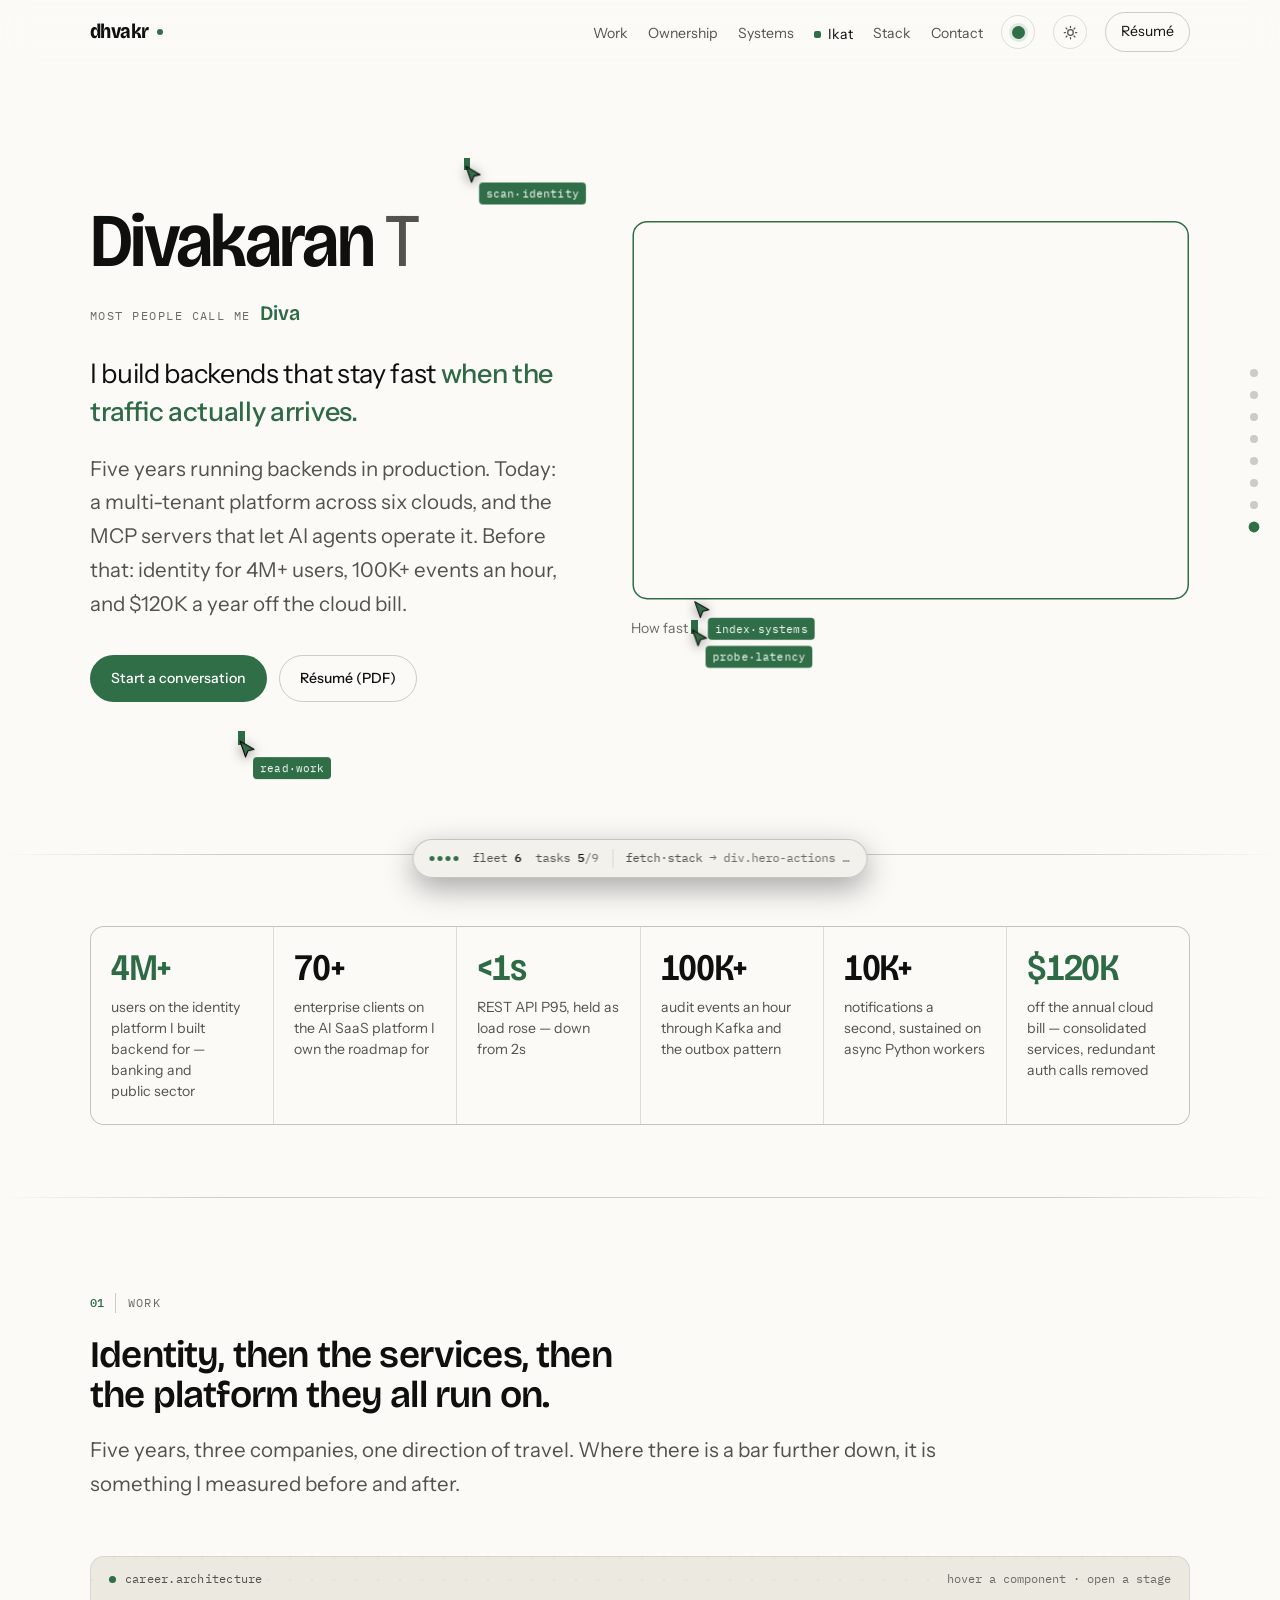
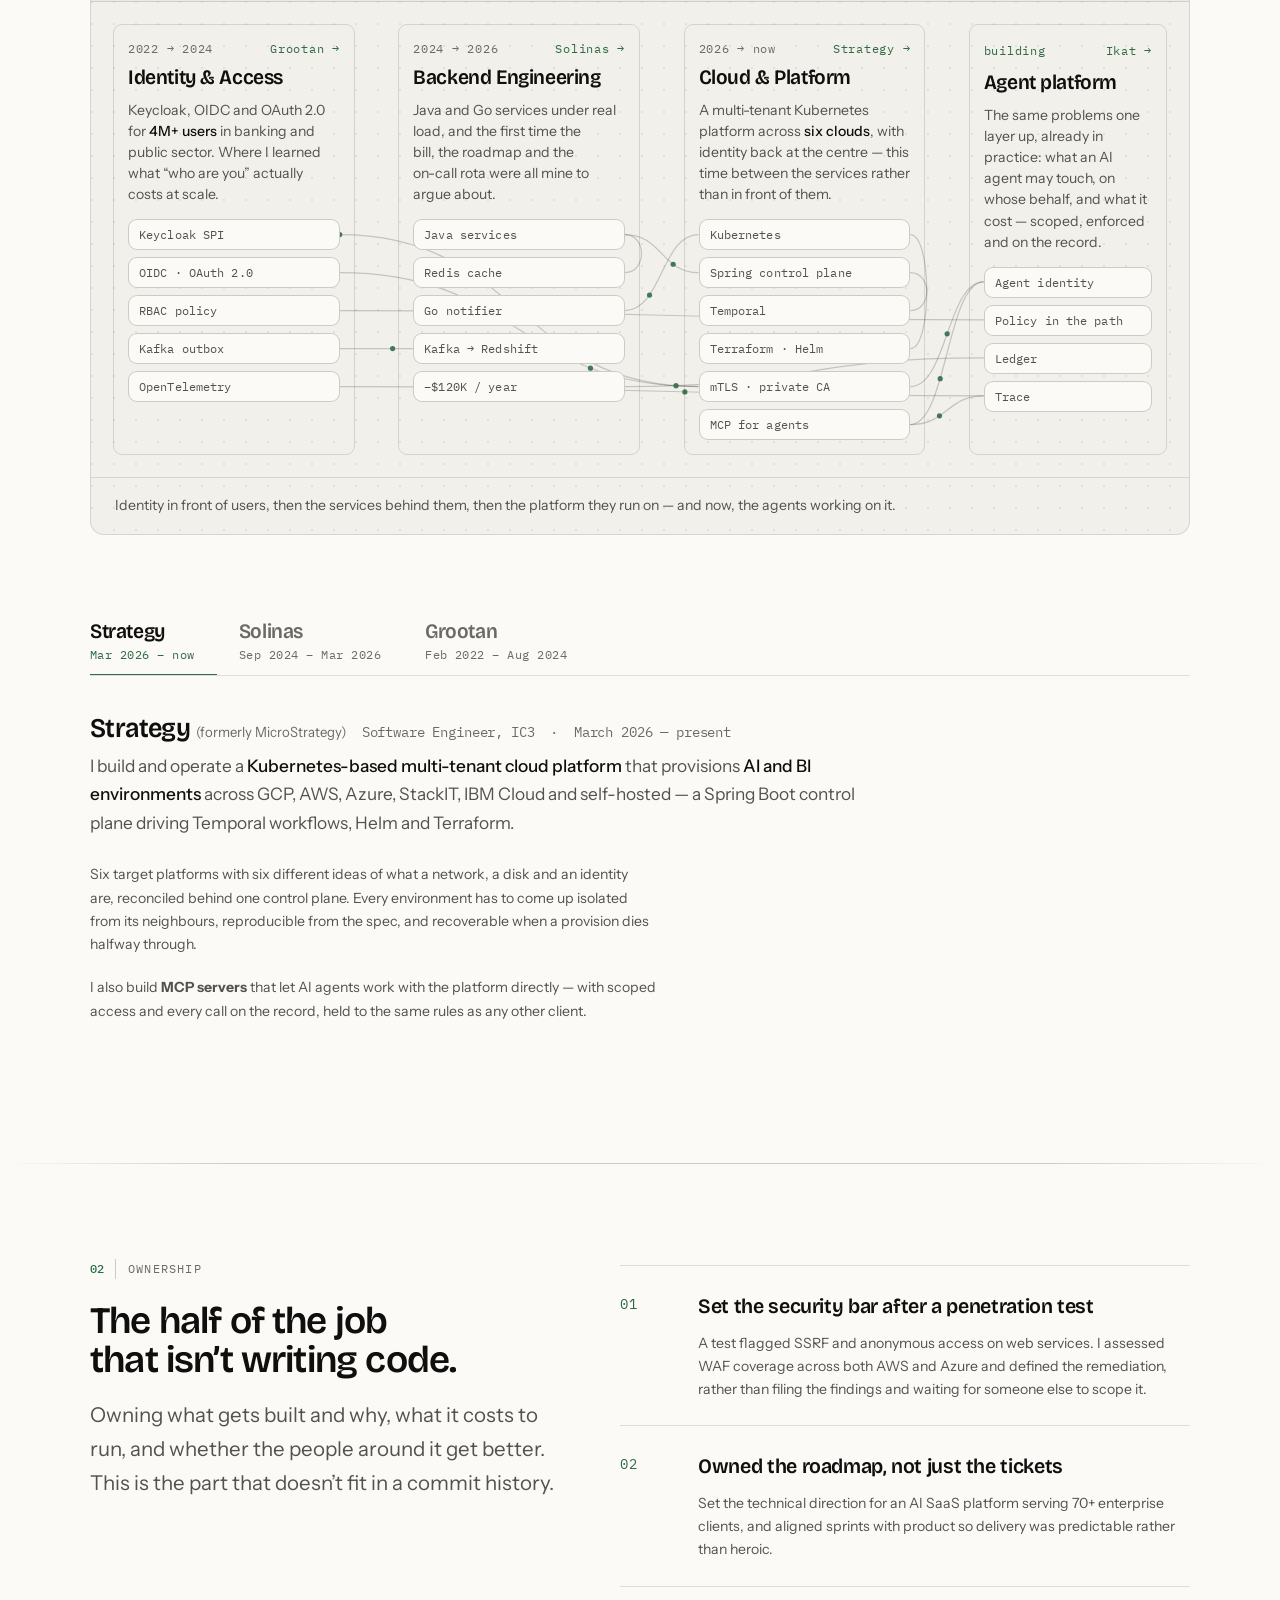
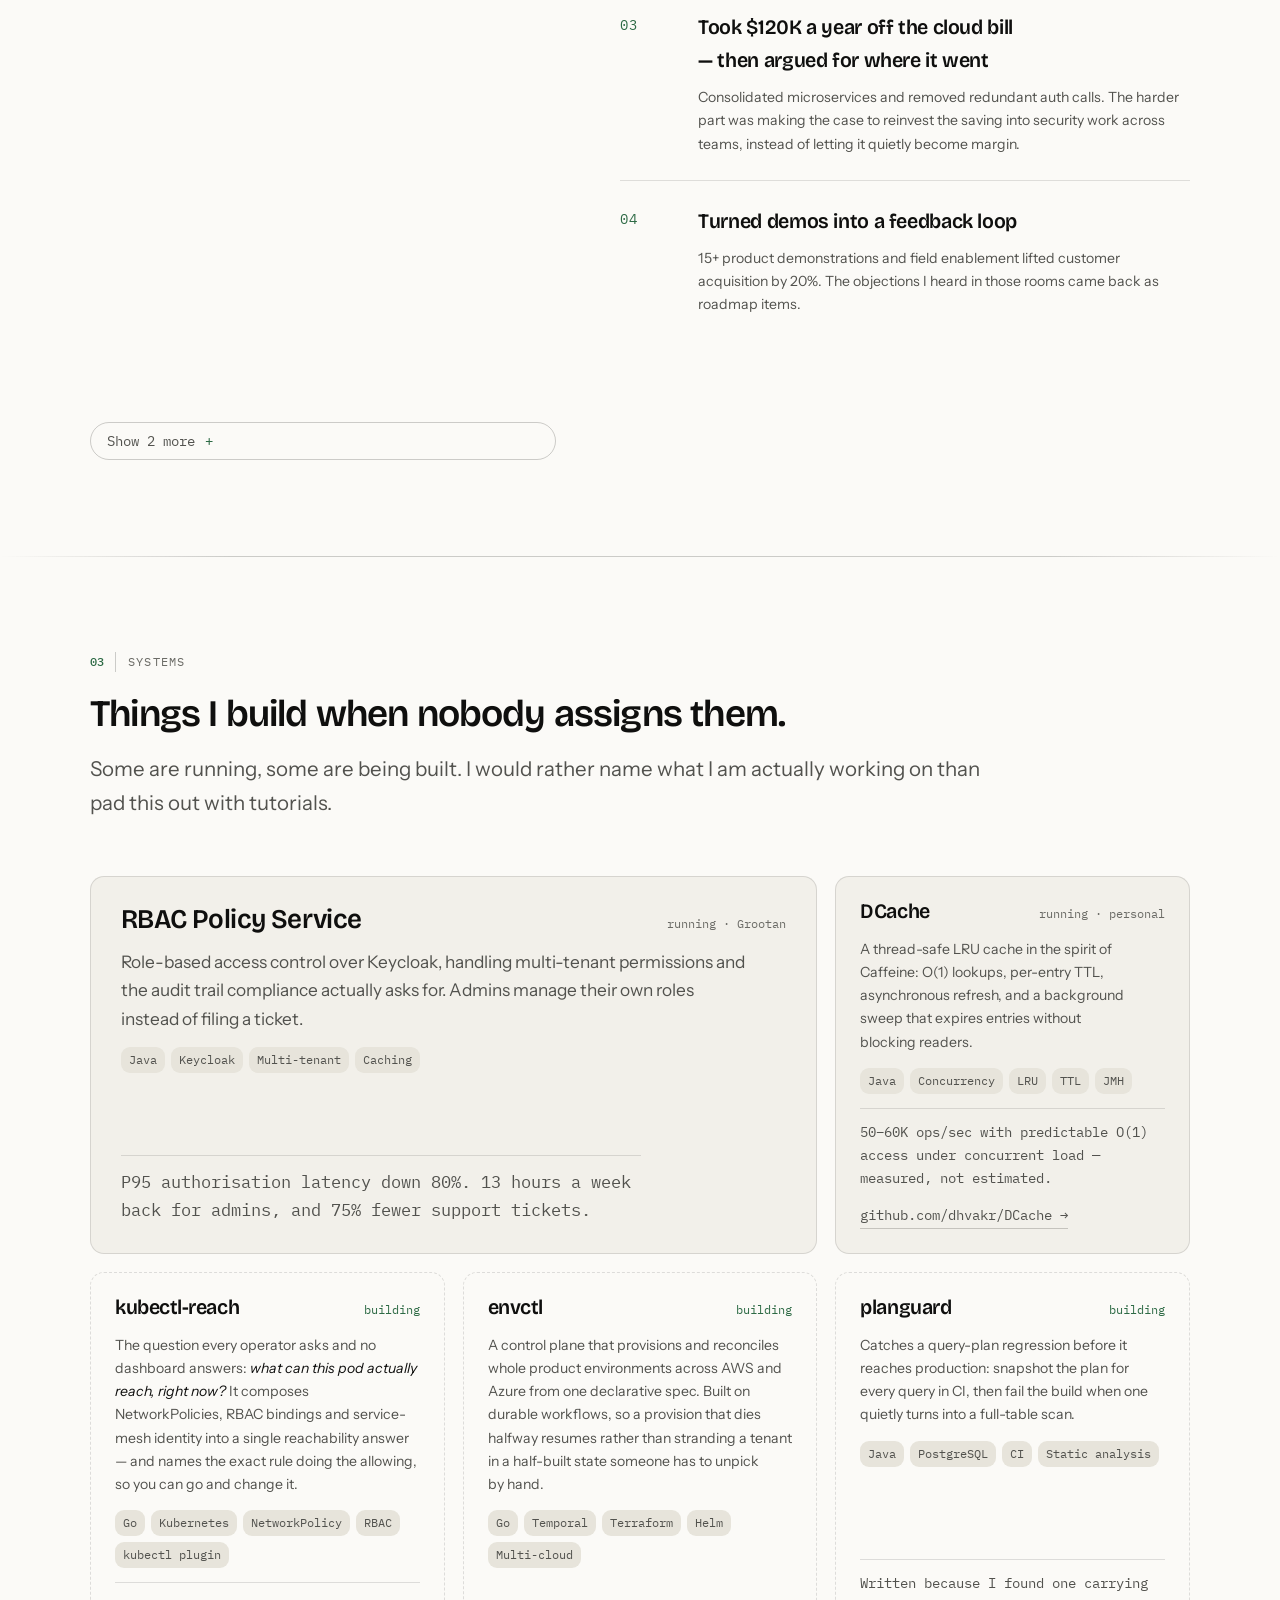
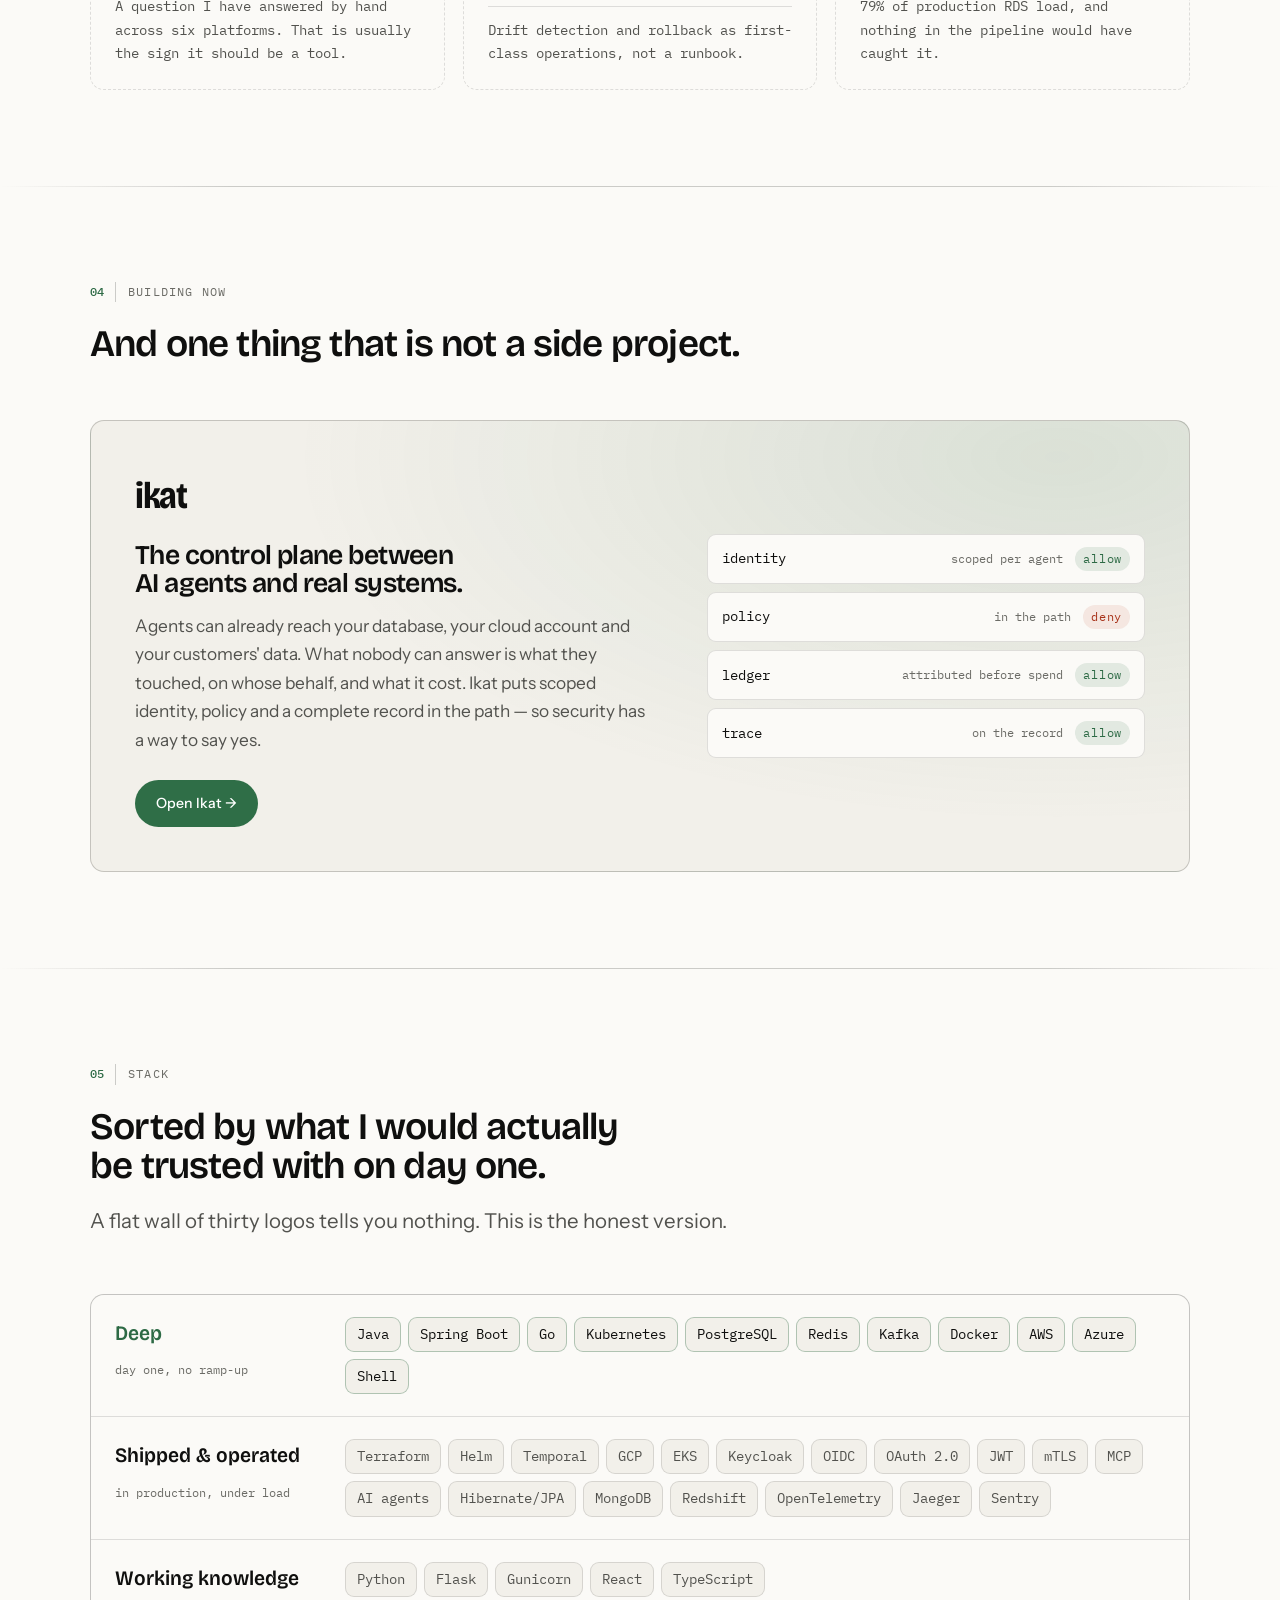
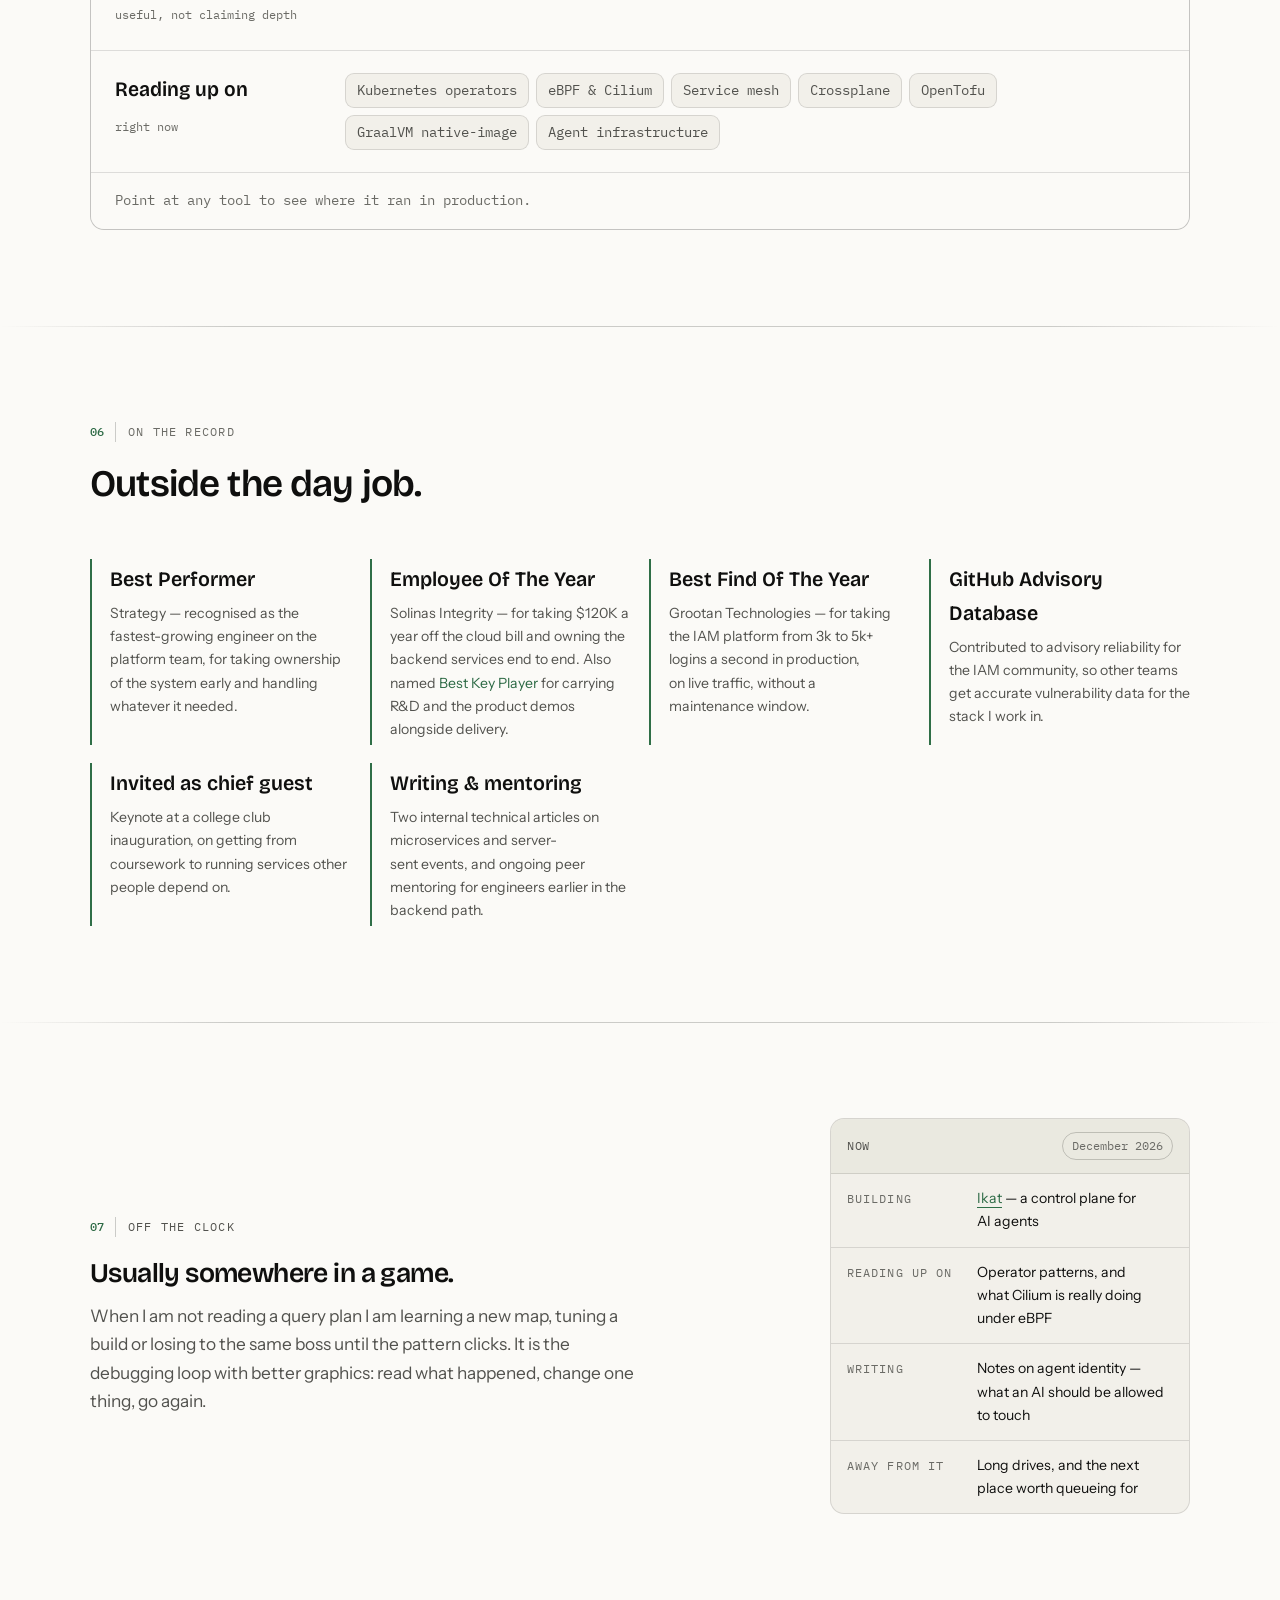
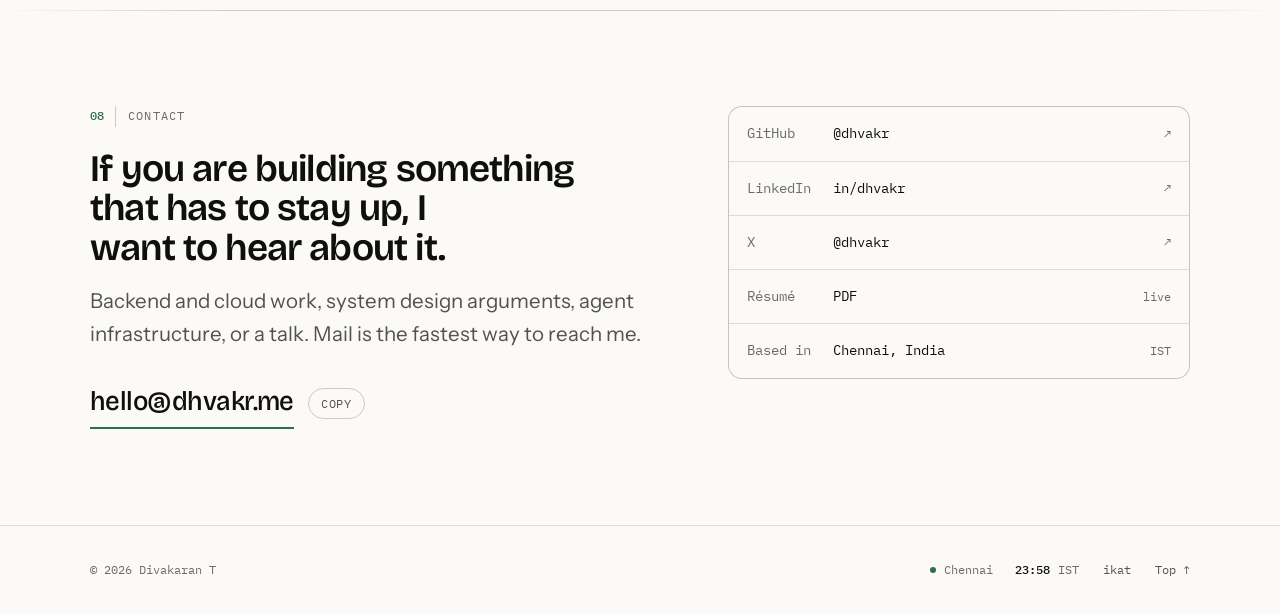
<file: index.html>
<!DOCTYPE html>
<html lang="en">
<head>
<meta charset="UTF-8">
<meta name="viewport" content="width=device-width, initial-scale=1.0">
<title>Divakaran T (Diva) — Backend &amp; Cloud Engineer</title>
<meta name="author" content="Divakaran T">
<meta name="description" content="Divakaran T (Diva) — Software Engineer III, backend and cloud. Chennai. Multi-tenant Kubernetes platform on AWS and Azure, identity for 4M+ users, 100K+ events an hour, $120K a year off the cloud bill.">
<meta name="theme-color" content="#0A0A0B" media="(prefers-color-scheme: dark)">
<meta name="theme-color" content="#FBFAF7" media="(prefers-color-scheme: light)">

<meta property="og:title" content="Divakaran T (Diva) — Backend &amp; Cloud Engineer">
<meta property="og:description" content="Software Engineer III, backend and cloud. Multi-tenant Kubernetes platform on AWS and Azure, identity for 4M+ users, 100K+ events an hour, $120K a year off the cloud bill.">
<meta property="og:image" content="https://dhvakr.me/assets/img/og.png">
<meta property="og:image:width" content="1200">
<meta property="og:image:height" content="630">
<meta property="og:type" content="profile">
<meta property="og:url" content="https://dhvakr.me/">
<meta name="twitter:card" content="summary_large_image">
<meta name="twitter:image" content="https://dhvakr.me/assets/img/og.png">
<meta property="og:image:alt" content="Divakaran T — backend and cloud engineering. A latency trace crossing a one-second objective and coming back under it.">
<meta name="twitter:creator" content="@dhvakr">

<link rel="canonical" href="https://dhvakr.me/">
<link rel="icon" type="image/png" href="/assets/img/favicons/dk.png">
<link rel="preconnect" href="https://fonts.googleapis.com">
<link rel="preconnect" href="https://fonts.gstatic.com" crossorigin>
<link href="https://fonts.googleapis.com/css2?family=Bricolage+Grotesque:opsz,wdth,wght@12..96,75..200,400..800&family=IBM+Plex+Mono:wght@400;500;600&family=Instrument+Sans:wght@400;500;600&display=swap" rel="stylesheet">
<link rel="stylesheet" href="/assets/css/style.css?v=27">
<script>
/* Applied before first paint: a stored choice wins, otherwise the page
   keeps its dark default. Inline and tiny on purpose — a deferred script
   here would show one frame of the wrong theme. */
(function(){try{var d=document.documentElement;
var t=localStorage.getItem('dhvakr-theme');
if(t==='light'||t==='dark')d.setAttribute('data-theme',t);
var a=localStorage.getItem('dhvakr-accent');
if(a&&/^(blue|green|orange|brown)$/.test(a))d.setAttribute('data-accent',a);}catch(e){}})();
/* Scroll-revealed sections start at opacity 0, so a script that dies before
   wiring the observer would leave the page blank. The main script sets
   __revealOK once the observer is live; if it never does, show everything. */
window.__revealOK=false;
setTimeout(function(){if(!window.__revealOK)document.documentElement.classList.add('reveal-all');},2500);
</script>
<noscript><style>.reveal{opacity:1 !important;transform:none !important}</style></noscript>
</head>
<body>
<a class="skip" href="#main">Skip to content</a>
<div class="progress" aria-hidden="true"><i id="progress"></i></div>
<nav class="rail" id="rail" aria-label="Sections">
  <a href="#work" data-for="work"><span>Work</span></a>
  <a href="#ownership" data-for="ownership"><span>Ownership</span></a>
  <a href="#systems" data-for="systems"><span>Systems</span></a>
  <a href="#ikat-sec" data-for="ikat-sec"><span>Ikat</span></a>
  <a href="#stack" data-for="stack"><span>Stack</span></a>
  <a href="#signals" data-for="signals"><span>Signals</span></a>
  <a href="#now" data-for="now"><span>Now</span></a>
  <a href="#contact" data-for="contact"><span>Contact</span></a>
</nav>
<div class="menu" id="menu" hidden>
  <div class="menu-head">
    <span class="logo">dhvakr</span>
    <button class="menu-close" id="menuClose" type="button" aria-label="Close menu">&times;</button>
  </div>
  <nav class="menu-links" aria-label="Sections">
    <a href="#work"><i>01</i>Work</a>
    <a href="#ownership"><i>02</i>Ownership</a>
    <a href="#systems"><i>03</i>Systems</a>
    <a href="#ikat-sec"><i>04</i>Building now</a>
    <a href="#stack"><i>05</i>Stack</a>
    <a href="#signals"><i>06</i>On the record</a>
    <a href="#now"><i>07</i>Off the clock</a>
    <a href="#contact"><i>08</i>Contact</a>
    <a class="menu-ikat" href="/ikat/"><i>&rarr;</i>Ikat</a>
  </nav>
  <div class="menu-foot">
    <a href="mailto:hello@dhvakr.me">hello@dhvakr.me</a>
    <span id="menu-clock"></span>
  </div>
</div>

<header id="site-head">
  <div class="wrap">
    <a class="logo" href="/" aria-label="dhvakr, home">dhvakr</a>
    <ul class="nav-links">
      <li><a href="#work">Work</a></li>
      <li><a href="#ownership">Ownership</a></li>
      <li><a href="#systems">Systems</a></li>
      <li class="keep"><a class="nav-ikat" href="/ikat/">Ikat</a></li>
      <li><a href="#stack">Stack</a></li>
      <li><a href="#contact">Contact</a></li>
    </ul>
    <div class="accent" id="accent">
      <button class="accent-btn" id="accentBtn" type="button" aria-haspopup="true" aria-expanded="false" aria-label="Change accent colour">
        <span class="accent-swatch" aria-hidden="true"></span>
      </button>
      <div class="accent-menu" id="accentMenu" role="menu" aria-label="Accent colour" hidden>
        <button role="menuitemradio" aria-checked="false" data-accent="blue"   type="button"><span aria-hidden="true"></span>Blue</button>
        <button role="menuitemradio" aria-checked="true"  data-accent="green"  type="button"><span aria-hidden="true"></span>Green</button>
        <button role="menuitemradio" aria-checked="false" data-accent="orange" type="button"><span aria-hidden="true"></span>Orange</button>
        <button role="menuitemradio" aria-checked="false" data-accent="brown"  type="button"><span aria-hidden="true"></span>Brown</button>
      </div>
    </div>
    <button class="theme-toggle" id="themeToggle" type="button" aria-label="Switch between light and dark" aria-pressed="false">
      <svg class="i-moon" viewBox="0 0 24 24" fill="none" stroke="currentColor" stroke-width="2" stroke-linecap="round" aria-hidden="true"><path d="M21 12.8A9 9 0 1 1 11.2 3a7 7 0 0 0 9.8 9.8z"/></svg>
      <svg class="i-sun" viewBox="0 0 24 24" fill="none" stroke="currentColor" stroke-width="2" stroke-linecap="round" aria-hidden="true"><circle cx="12" cy="12" r="4.5"/><path d="M12 2v2M12 20v2M2 12h2M20 12h2M4.9 4.9l1.4 1.4M17.7 17.7l1.4 1.4M19.1 4.9l-1.4 1.4M6.3 17.7l-1.4 1.4"/></svg>
    </button>
    <a class="nav-cta" href="https://docs.google.com/document/d/1FGPfNpRllyY2w-N4bXcPjC-UYmE3fA1iGxa6pdPCr3g/export?format=pdf" target="_blank" rel="noopener">Résumé</a>
    <button class="menu-btn" id="menuBtn" type="button" aria-label="Open menu" aria-expanded="false" aria-controls="menu"><i></i><i></i></button>
  </div>
</header>

<main id="main">

  <!-- ============================ hero ============================ -->
  <section class="hero">
    <div class="wrap">
      <div class="hero-grid">
        <div>
          <p class="eyebrow">Software Engineer L3 &middot; Backend &amp; Cloud Platforms</p>
          <h1>Divakaran&nbsp;<span class="sur">T</span></h1>
          <p class="hero-alias"><span>most people call me</span> Diva</p>
          <p class="hero-lede">I build backends that stay fast <em>when the traffic actually arrives.</em></p>
          <p class="hero-sub"><span data-years>Five</span> years running backends in production. Today: a multi-tenant platform across six clouds, and the MCP servers that let AI agents operate it. Before that: identity for 4M+ users, 100K+ events an hour, and $120K a year off the cloud bill.</p>

          <div class="hero-actions">
            <a class="btn btn-primary" href="mailto:hello@dhvakr.me">Start a conversation</a>
            <a class="btn btn-ghost" href="https://docs.google.com/document/d/1FGPfNpRllyY2w-N4bXcPjC-UYmE3fA1iGxa6pdPCr3g/export?format=pdf" target="_blank" rel="noopener">Résumé (PDF)</a>
          </div>

          <div class="hero-social">
            <a href="https://github.com/dhvakr" target="_blank" rel="noopener me">GitHub</a>
            <a href="https://linkedin.com/in/dhvakr" target="_blank" rel="noopener me">LinkedIn</a>
            <a href="https://x.com/dhvakr" target="_blank" rel="noopener me">X</a>
          </div>
        </div>

        <div>
          <figure class="panel" aria-labelledby="panel-cap">
            <div class="panel-head">
              <span class="panel-title">This page &nbsp;·&nbsp; measured in your browser</span>
              <span class="panel-badge">budget 1000&nbsp;ms</span>
            </div>
            <div class="readouts">
              <div class="readout">
                <span class="readout-k">TTFB</span>
                <span class="readout-v" id="r-ttfb">—</span>
              </div>
              <div class="readout">
                <span class="readout-k">Largest paint</span>
                <span class="readout-v" id="r-lcp">—</span>
              </div>
              <div class="readout">
                <span class="readout-k">Transferred</span>
                <span class="readout-v" id="r-bytes">—</span>
              </div>
            </div>
            <div class="chart-hold">
              <div class="fall" id="fall" role="img" aria-label="A waterfall of this page's real load phases, measured by the browser's Navigation Timing API."></div>
            </div>
            <div class="panel-note" id="p-note">
              <span class="dot" aria-hidden="true"></span>
              <span class="txt" id="p-note-txt">measuring</span>
            </div>
          </figure>
          <p class="panel-cap" id="panel-cap">How fast this page just loaded for you, measured live by your browser &mdash; and held to the same latency budget I design, build and observe every service against.</p>
        </div>
      </div>
    </div>
  </section>

  <!-- ============================ proof ============================ -->
  <section class="proof" aria-label="Numbers">
    <div class="wrap">
      <div class="proof-grid reveal">
        <div class="pstat hl"><b data-n="4" data-suf="M+">4M+</b><span>users on the identity platform I built backend for — banking and public sector</span></div>
        <div class="pstat"><b data-n="70" data-suf="+">70+</b><span>enterprise clients on the AI SaaS platform I own the roadmap for</span></div>
        <div class="pstat hl"><b data-from="2" data-n="1" data-suf="s">&lt;1s</b><span>REST API P95, held as load rose — down from 2s</span></div>
        <div class="pstat"><b data-n="100" data-suf="K+">100K+</b><span>audit events an hour through Kafka and the outbox pattern</span></div>
        <div class="pstat"><b data-n="10" data-suf="K+">10K+</b><span>notifications a second, sustained on async Python workers</span></div>
        <div class="pstat hl"><b data-n="120" data-pre="$" data-suf="K">$120K</b><span>off the annual cloud bill — consolidated services, redundant auth calls removed</span></div>
      </div>
    </div>
  </section>

  <!-- ============================= work ============================= -->
  <section id="work">
    <div class="wrap">
      <div class="sec-head reveal">
        <p class="eyebrow">Work</p>
        <h2>Identity, then the services, then the platform they all run on.</h2>
        <p><span data-years>Five</span> years, three companies, one direction of travel. Where there is a bar further down, it is something I measured before and after.</p>
      </div>

<!-- The career, drawn as a system. Each stage is a service boundary, each
           chip a component actually run there, and the wires are what carried
           forward into the next stage. Hover a component to light its lineage. -->
      <div class="arch reveal" id="arch">
        <div class="arch-bar">
          <span class="arch-title"><i aria-hidden="true"></i>career.architecture</span>
          <span class="arch-hint">hover a component &middot; open a stage</span>
        </div>
        <div class="arch-body">
          <svg class="arch-wires" aria-hidden="true"></svg>
          <div class="arch-grid">
        <div class="arch-zone" data-zone="grootan">
          <button type="button" class="arch-zone-top" data-role="grootan" aria-label="Open the Grootan role"><span class="arch-year">2022 &rarr; 2024</span><span class="arch-org">Grootan &rarr;</span></button>
          <b class="arch-name">Identity &amp; Access</b>
          <p class="arch-desc">Keycloak, OIDC and OAuth 2.0 for <strong>4M+ users</strong> in banking and public sector. Where I learned what &ldquo;who are you&rdquo; actually costs at scale.</p>
          <ul class="arch-nodes">
            <li><button type="button" class="arch-node" data-node="keycloak" data-note="Custom authenticators on the Keycloak SPI &mdash; QR login, passkeys, magic links &mdash; for 4M+ users.">Keycloak SPI</button></li>
            <li><button type="button" class="arch-node" data-node="oidc" data-note="Standards-compliant OIDC and OAuth 2.0 for banking and public sector; the auth route went from 1.8s to 420ms.">OIDC &middot; OAuth 2.0</button></li>
            <li><button type="button" class="arch-node" data-node="rbac" data-note="Multi-tenant RBAC over Keycloak: P95 authorisation down 80%, and 75% fewer support tickets.">RBAC policy</button></li>
            <li><button type="button" class="arch-node" data-node="outbox" data-note="An audit pipeline on Kafka and the outbox pattern, 100K+ events an hour; queries from 3s to under 800ms.">Kafka outbox</button></li>
            <li><button type="button" class="arch-node" data-node="otel" data-note="OpenTelemetry, Sentry and Jaeger tracing cut debugging time by 40%.">OpenTelemetry</button></li>
          </ul>
        </div>
        <div class="arch-zone" data-zone="solinas">
          <button type="button" class="arch-zone-top" data-role="solinas" aria-label="Open the Solinas role"><span class="arch-year">2024 &rarr; 2026</span><span class="arch-org">Solinas &rarr;</span></button>
          <b class="arch-name">Backend Engineering</b>
          <p class="arch-desc">Java and Go services under real load, and the first time the bill, the roadmap and the on-call rota were all mine to argue about.</p>
          <ul class="arch-nodes">
            <li><button type="button" class="arch-node" data-node="java" data-note="Four Java services designed from scratch; REST API P95 held under 1s, down from 2s.">Java services</button></li>
            <li><button type="button" class="arch-node" data-node="redis" data-note="Redis in front of reads, plus indexing &mdash; the main levers on that P95.">Redis cache</button></li>
            <li><button type="button" class="arch-node" data-node="go" data-note="The notification path rewritten from Java to Go: 40% more throughput on 30% less AWS spend.">Go notifier</button></li>
            <li><button type="button" class="arch-node" data-node="redshift" data-note="A Kafka pipeline into Redshift; dashboard queries from 8s to under 2s.">Kafka &rarr; Redshift</button></li>
            <li><button type="button" class="arch-node" data-node="cost" data-note="Consolidated services and removed redundant auth calls: $120K a year off the cloud bill.">&minus;$120K / year</button></li>
          </ul>
        </div>
        <div class="arch-zone" data-zone="strategy">
          <button type="button" class="arch-zone-top" data-role="strategy" aria-label="Open the Strategy role"><span class="arch-year">2026 &rarr; now</span><span class="arch-org">Strategy &rarr;</span></button>
          <b class="arch-name">Cloud &amp; Platform</b>
          <p class="arch-desc">A multi-tenant Kubernetes platform across <strong>six clouds</strong>, with identity back at the centre &mdash; this time between the services rather than in front of them.</p>
          <ul class="arch-nodes">
            <li><button type="button" class="arch-node" data-node="k8s" data-note="A Kubernetes-based multi-tenant platform provisioning AI and BI environments.">Kubernetes</button></li>
            <li><button type="button" class="arch-node" data-node="ctrl" data-note="A Spring Boot control plane driving every provision, end to end.">Spring control plane</button></li>
            <li><button type="button" class="arch-node" data-node="temporal" data-note="Temporal workflows, so a provision that dies halfway resumes instead of stranding a tenant.">Temporal</button></li>
            <li><button type="button" class="arch-node" data-node="tf" data-note="Terraform and Helm across GCP, AWS, Azure, StackIT, IBM Cloud and self-hosted.">Terraform &middot; Helm</button></li>
            <li><button type="button" class="arch-node" data-node="mtls" data-note="Per-environment mTLS from a multi-tenant private root CA &mdash; identity again, now between services.">mTLS &middot; private CA</button></li>
            <li><button type="button" class="arch-node" data-node="mcp" data-note="MCP servers that let AI agents operate the platform, with scoped access and every call on the record.">MCP for agents</button></li>
          </ul>
        </div>
        <div class="arch-zone arch-now" data-zone="agents">
          <a class="arch-zone-top" href="#ikat-sec" aria-label="Go to Ikat, section 04"><span class="arch-year">building</span><span class="arch-org">Ikat &rarr;</span></a>
          <b class="arch-name">Agent platform</b>
          <p class="arch-desc">The same problems one layer up, already in practice: what an AI agent may touch, on whose behalf, and what it cost &mdash; scoped, enforced and on the record.</p>
          <ul class="arch-nodes">
            <li><button type="button" class="arch-node" data-node="aid" data-note="Every agent gets its own scoped, short-lived identity &mdash; the identity problem, one layer up.">Agent identity</button></li>
            <li><button type="button" class="arch-node" data-node="pol" data-note="Rules as code, checked on every agent call before it reaches anything real.">Policy in the path</button></li>
            <li><button type="button" class="arch-node" data-node="led" data-note="Each call&rsquo;s cost attributed as it happens, not reconciled next month.">Ledger</button></li>
            <li><button type="button" class="arch-node" data-node="trc" data-note="One structured record per agent call, in the same observability stack as every service.">Trace</button></li>
          </ul>
        </div>
          </div>
        </div>
        <p class="arch-readout" id="arch-readout" aria-live="polite">Identity in front of users, then the services behind them, then the platform they run on &mdash; and now, the agents working on it.</p>
      </div>

<div class="roles" id="roles">
      <div class="role reveal" data-role="strategy" data-tab="Strategy">
        <div class="role-head">
          <h3>Strategy <span class="role-aka">(formerly MicroStrategy)</span></h3>
          <span class="role-meta mono">Software Engineer, IC3 &nbsp;·&nbsp; March 2026 — present</span>
        </div>
        <p class="role-what">I build and operate a <strong>Kubernetes-based multi-tenant cloud platform</strong> that provisions <strong>AI and BI environments</strong> across GCP, AWS, Azure, StackIT, IBM Cloud and self-hosted &mdash; a Spring Boot control plane driving Temporal workflows, Helm and Terraform.</p>
        <p class="role-also">Six target platforms with six different ideas of what a network, a disk and an identity are, reconciled behind one control plane. Every environment has to come up isolated from its neighbours, reproducible from the spec, and recoverable when a provision dies halfway through.</p>
        <p class="role-also">I also build <strong>MCP servers</strong> that let AI agents work with the platform directly &mdash; with scoped access and every call on the record, held to the same rules as any other client.</p>
      </div>

      <div class="role reveal" data-role="solinas" data-tab="Solinas">
        <div class="role-head">
          <h3>Solinas Integrity</h3>
          <span class="role-meta mono">Software Engineer II &nbsp;·&nbsp; Sept 2024 — Mar 2026</span>
          <span class="role-tag">Employee Of The Year</span>
        </div>
        <p class="role-what">Owned the technical roadmap for an <strong>AI SaaS platform serving 70+ enterprise clients</strong>, and led a five-person team through delivery. Designed four Java services from scratch and held them to resilience standards so the platform stays available when inference traffic spikes. Alongside that: HLD and LLD for new surfaces, <strong>50+ code reviews</strong>, and a test-coverage floor of 90%.</p>
        <ul class="deltas reveal">
          <li class="delta">
            <span class="d-label">REST API P95 latency — indexing and Redis caching</span>
            <span class="d-bar" style="--base:100%; --w:48%"><i></i></span>
            <span class="d-nums"><s>2s</s><span class="arw">&rarr;</span><em>&lt;1s</em></span>
          </li>
          <li class="delta">
            <span class="d-label">Dashboard analytics query — Kafka pipeline into Redshift</span>
            <span class="d-bar" style="--base:100%; --w:25%"><i></i></span>
            <span class="d-nums"><s>8s</s><span class="arw">&rarr;</span><em>&lt;2s</em></span>
          </li>
          <li class="delta">
            <span class="d-label">Notification throughput — service rewritten Java&nbsp;&rarr;&nbsp;Go</span>
            <span class="d-bar" style="--base:71%; --w:100%"><i></i></span>
            <span class="d-nums"><em>+40%</em></span>
          </li>
          <li class="delta">
            <span class="d-label">AWS cost on that same path</span>
            <span class="d-bar" style="--base:100%; --w:70%"><i></i></span>
            <span class="d-nums"><em>&minus;30%</em></span>
          </li>
          <li class="delta">
            <span class="d-label">Manual deployment time — automated CI/CD</span>
            <span class="d-bar" style="--base:100%; --w:8%"><i></i></span>
            <span class="d-nums"><s>3h+</s><span class="arw">&rarr;</span><em>&lt;15m</em></span>
          </li>
        </ul>
      </div>

      <div class="role reveal" data-role="grootan" data-tab="Grootan">
        <div class="role-head">
          <h3>Grootan Technologies</h3>
          <span class="role-meta mono">Software Engineer I &nbsp;·&nbsp; Feb 2022 — Aug 2024</span>
          <span class="role-tag">Best Find Of The Year</span>
        </div>
        <p class="role-what">Built and operated the backend of a Keycloak-based identity SaaS used by <strong>4M+ users across banking and public-sector clients</strong>. Shipped custom authentication flows — QR login, passkeys, magic links — through Spring Boot and the Keycloak SPI, and kept them compliant under audit. Also built the internal and external APIs other teams consumed, and the React dashboards that read them.</p>
        <ul class="deltas reveal">
          <li class="delta">
            <span class="d-label">Audit log query latency — Kafka outbox into MongoDB</span>
            <span class="d-bar" style="--base:100%; --w:27%"><i></i></span>
            <span class="d-nums"><s>3s</s><span class="arw">&rarr;</span><em>&lt;800ms</em></span>
          </li>
          <li class="delta">
            <span class="d-label">Sustained login throughput in production</span>
            <span class="d-bar" style="--base:60%; --w:100%"><i></i></span>
            <span class="d-nums"><s>3k/s</s><span class="arw">&rarr;</span><em>5k+/s</em></span>
          </li>
          <li class="delta">
            <span class="d-label">Customer onboarding — custom IAM authenticator flow</span>
            <span class="d-bar" style="--base:100%; --w:10%"><i></i></span>
            <span class="d-nums"><em>&minus;90%</em></span>
          </li>
          <li class="delta">
            <span class="d-label">Authentication route latency — the hot path itself</span>
            <span class="d-bar" style="--base:100%; --w:23%"><i></i></span>
            <span class="d-nums"><s>1.8s</s><span class="arw">&rarr;</span><em>420ms</em></span>
          </li>
          <li class="delta">
            <span class="d-label">Debugging time — OpenTelemetry, Sentry, Jaeger</span>
            <span class="d-bar" style="--base:100%; --w:60%"><i></i></span>
            <span class="d-nums"><em>&minus;40%</em></span>
          </li>
        </ul>
      </div>
      </div>
    </div>
  </section>

  <!-- =========================== ownership =========================== -->
  <section id="ownership">
    <div class="wrap own-grid">
      <div class="sec-head own-pin reveal">
        <p class="eyebrow">Ownership</p>
        <h2>The half of the job that isn&rsquo;t writing code.</h2>
        <p>Owning what gets built and why, what it costs to run, and whether the people around it get better. This is the part that doesn&rsquo;t fit in a commit history.</p>
      </div>

      <ol class="moves reveal">
        <li class="move">
          <span class="move-n">01</span>
          <div>
            <b>Set the security bar after a penetration test</b>
            <span>A test flagged SSRF and anonymous access on web services. I assessed WAF coverage across both AWS and Azure and defined the remediation, rather than filing the findings and waiting for someone else to scope it.</span>
          </div>
        </li>
        <li class="move">
          <span class="move-n">02</span>
          <div>
            <b>Owned the roadmap, not just the tickets</b>
            <span>Set the technical direction for an AI SaaS platform serving 70+ enterprise clients, and aligned sprints with product so delivery was predictable rather than heroic.</span>
          </div>
        </li>
        <li class="move">
          <span class="move-n">03</span>
          <div>
            <b>Took $120K a year off the cloud bill &mdash; then argued for where it went</b>
            <span>Consolidated microservices and removed redundant auth calls. The harder part was making the case to reinvest the saving into security work across teams, instead of letting it quietly become margin.</span>
          </div>
        </li>
        <li class="move">
          <span class="move-n">04</span>
          <div>
            <b>Turned demos into a feedback loop</b>
            <span>15+ product demonstrations and field enablement lifted customer acquisition by 20%. The objections I heard in those rooms came back as roadmap items.</span>
          </div>
        </li>
        <li class="move">
          <span class="move-n">05</span>
          <div>
            <b>Built the bench</b>
            <span>Led a five-person team, directed HLD and LLD for new surfaces, mentored through 50+ code reviews, and held a 90% test-coverage floor in CI so quality was a gate rather than an opinion.</span>
          </div>
        </li>
        <li class="move">
          <span class="move-n">06</span>
          <div>
            <b>Went looking for the next problem</b>
            <span>Noticed that teams can get an AI agent working in an afternoon and then stall for months because nobody will let it near production. That gap is what I am building <a href="/ikat/">Ikat</a> for.</span>
          </div>
        </li>
      </ol>

    </div>
  </section>

  <!-- =========================== systems =========================== -->
  <section id="systems">
    <div class="wrap">
      <div class="sec-head reveal">
        <p class="eyebrow">Systems</p>
        <h2>Things I build when nobody assigns them.</h2>
        <p>Some are running, some are being built. I would rather name what I am actually working on than pad this out with tutorials.</p>
      </div>

      <div class="sys-grid">
        <article class="sys reveal">
          <div class="sys-top">
            <h3>RBAC Policy Service</h3>
            <span class="sys-kind">running &middot; Grootan</span>
          </div>
          <p>Role-based access control over Keycloak, handling multi-tenant permissions and the audit trail compliance actually asks for. Admins manage their own roles instead of filing a ticket.</p>
          <div class="sys-tags"><span>Java</span><span>Keycloak</span><span>Multi-tenant</span><span>Caching</span></div>
          <p class="sys-bench">P95 authorisation latency down 80%. 13 hours a week back for admins, and 75% fewer support tickets.</p>
        </article>

        <article class="sys reveal">
          <div class="sys-top">
            <h3>DCache</h3>
            <span class="sys-kind">running &middot; personal</span>
          </div>
          <p>A thread-safe LRU cache in the spirit of Caffeine: O(1) lookups, per-entry TTL, asynchronous refresh, and a background sweep that expires entries without blocking readers.</p>
          <div class="sys-tags"><span>Java</span><span>Concurrency</span><span>LRU</span><span>TTL</span><span>JMH</span></div>
          <p class="sys-bench">50–60K ops/sec with predictable O(1) access under concurrent load — measured, not estimated.</p>
          <a class="sys-link" href="https://github.com/dhvakr/DCache" target="_blank" rel="noopener">github.com/dhvakr/DCache &rarr;</a>
        </article>

        <article class="sys sys-soon reveal">
          <div class="sys-top">
            <h3>kubectl-reach</h3>
            <span class="sys-kind">building</span>
          </div>
          <p>The question every operator asks and no dashboard answers: <em>what can this pod actually reach, right now?</em> It composes NetworkPolicies, RBAC bindings and service-mesh identity into a single reachability answer — and names the exact rule doing the allowing, so you can go and change it.</p>
          <div class="sys-tags"><span>Go</span><span>Kubernetes</span><span>NetworkPolicy</span><span>RBAC</span><span>kubectl plugin</span></div>
          <p class="sys-bench">A question I have answered by hand across six platforms. That is usually the sign it should be a tool.</p>
        </article>

        <article class="sys sys-soon reveal">
          <div class="sys-top">
            <h3>envctl</h3>
            <span class="sys-kind">building</span>
          </div>
          <p>A control plane that provisions and reconciles whole product environments across AWS and Azure from one declarative spec. Built on durable workflows, so a provision that dies halfway resumes rather than stranding a tenant in a half-built state someone has to unpick by hand.</p>
          <div class="sys-tags"><span>Go</span><span>Temporal</span><span>Terraform</span><span>Helm</span><span>Multi-cloud</span></div>
          <p class="sys-bench">Drift detection and rollback as first-class operations, not a runbook.</p>
        </article>

        <article class="sys sys-soon reveal">
          <div class="sys-top">
            <h3>planguard</h3>
            <span class="sys-kind">building</span>
          </div>
          <p>Catches a query-plan regression before it reaches production: snapshot the plan for every query in CI, then fail the build when one quietly turns into a full-table scan.</p>
          <div class="sys-tags"><span>Java</span><span>PostgreSQL</span><span>CI</span><span>Static analysis</span></div>
          <p class="sys-bench">Written because I found one carrying 79% of production RDS load, and nothing in the pipeline would have caught it.</p>
        </article>
      </div>
    </div>
  </section>

  <!-- ============================= ikat ============================= -->
  <section id="ikat-sec">
    <div class="wrap">
      <div class="sec-head reveal">
        <p class="eyebrow">Building now</p>
        <h2>And one thing that is not a side project.</h2>
      </div>

      <div class="ikat-block reveal">
        <div class="ikat-inner">
          <div>
            <div class="ikat-mark">ikat</div>
            <h3>The control plane between AI agents and real systems.</h3>
            <p>Agents can already reach your database, your cloud account and your customers' data. What nobody can answer is what they touched, on whose behalf, and what it cost. Ikat puts scoped identity, policy and a complete record in the path — so security has a way to say yes.</p>
            <div class="ikat-cta">
              <a class="btn btn-primary" href="/ikat/">Open Ikat &rarr;</a>
            </div>
          </div>
          <div class="planes" aria-hidden="true">
            <div class="plane"><span class="pname">identity</span><span class="pn">scoped per agent</span><span class="pv allow">allow</span></div>
            <div class="plane"><span class="pname">policy</span><span class="pn">in the path</span><span class="pv deny">deny</span></div>
            <div class="plane"><span class="pname">ledger</span><span class="pn">attributed before spend</span><span class="pv allow">allow</span></div>
            <div class="plane"><span class="pname">trace</span><span class="pn">on the record</span><span class="pv allow">allow</span></div>
          </div>
        </div>
      </div>
    </div>
  </section>

  <!-- ============================= stack ============================= -->
  <section id="stack">
    <div class="wrap">
      <div class="sec-head reveal">
        <p class="eyebrow">Stack</p>
        <h2>Sorted by what I would actually be trusted with on day one.</h2>
        <p>A flat wall of thirty logos tells you nothing. This is the honest version.</p>
      </div>

      <div class="tiers reveal">
        <div class="tier primary">
          <div class="tier-k"><b>Deep</b><span>day one, no ramp-up</span></div>
          <div class="tier-v"><span>Java</span><span>Spring Boot</span><span>Go</span><span>Kubernetes</span><span>PostgreSQL</span><span>Redis</span><span>Kafka</span><span>Docker</span><span>AWS</span><span>Azure</span><span>Shell</span></div>
        </div>
        <div class="tier">
          <div class="tier-k"><b>Shipped &amp; operated</b><span>in production, under load</span></div>
          <div class="tier-v"><span>Terraform</span><span>Helm</span><span>Temporal</span><span>GCP</span><span>EKS</span><span>Keycloak</span><span>OIDC</span><span>OAuth 2.0</span><span>JWT</span><span>mTLS</span><span>MCP</span><span>AI agents</span><span>Hibernate/JPA</span><span>MongoDB</span><span>Redshift</span><span>OpenTelemetry</span><span>Jaeger</span><span>Sentry</span></div>
        </div>
        <div class="tier">
          <div class="tier-k"><b>Working knowledge</b><span>useful, not claiming depth</span></div>
          <div class="tier-v"><span>Python</span><span>Flask</span><span>Gunicorn</span><span>React</span><span>TypeScript</span></div>
        </div>
        <div class="tier">
          <div class="tier-k"><b>Reading up on</b><span>right now</span></div>
          <div class="tier-v"><span>Kubernetes operators</span><span>eBPF &amp; Cilium</span><span>Service mesh</span><span>Crossplane</span><span>OpenTofu</span><span>GraalVM native-image</span><span>Agent infrastructure</span></div>
        </div>
      <p class="stack-readout" id="stack-readout" aria-live="polite">Point at any tool to see where it ran in production.</p>
      </div>
    </div>
  </section>

  <!-- =========================== recognition =========================== -->
  <section id="signals">
    <div class="wrap">
      <div class="sec-head reveal">
        <p class="eyebrow">On the record</p>
        <h2>Outside the day job.</h2>
      </div>

      <div class="signals reveal">
        <div class="signal">
          <b>Best Performer</b>
          <span>Strategy &mdash; recognised as the fastest-growing engineer on the platform team, for taking ownership of the system early and handling whatever it needed.</span>
        </div>
        <div class="signal">
          <b>Employee Of The Year</b>
          <span>Solinas Integrity — for taking $120K a year off the cloud bill and owning the backend services end to end. Also named <em>Best Key Player</em> for carrying R&amp;D and the product demos alongside delivery.</span>
        </div>
        <div class="signal">
          <b>Best Find Of The Year</b>
          <span>Grootan Technologies — for taking the IAM platform from 3k to 5k+ logins a second in production, on live traffic, without a maintenance window.</span>
        </div>
        <div class="signal">
          <b>GitHub Advisory Database</b>
          <span>Contributed to advisory reliability for the IAM community, so other teams get accurate vulnerability data for the stack I work in.</span>
        </div>
        <div class="signal">
          <b>Invited as chief guest</b>
          <span>Keynote at a college club inauguration, on getting from coursework to running services other people depend on.</span>
        </div>
        <div class="signal">
          <b>Writing &amp; mentoring</b>
          <span>Two internal technical articles on microservices and server-sent events, and ongoing peer mentoring for engineers earlier in the backend path.</span>
        </div>
      </div>
    </div>
  </section>

  <!-- =========================== off the clock =========================== -->
  <section id="now">
    <div class="wrap">
      <div class="music-row reveal">
        <div class="music-copy">
          <p class="eyebrow">Off the clock</p>
          <h2>Usually somewhere in a game.</h2>
          <p>When I am not reading a query plan I am learning a new map, tuning a build or losing to the same boss until the pattern clicks. It is the debugging loop with better graphics: read what happened, change one thing, go again.</p>
        </div>
        <div class="panel nowcard">
          <div class="panel-head">
            <span class="panel-title">Now</span>
            <span class="panel-badge" id="now-stamp">&nbsp;</span>
          </div>
          <ul class="nowlist">
            <li><span class="nk">Building</span><span class="nv"><a href="/ikat/">Ikat</a> — a control plane for AI agents</span></li>
            <li><span class="nk">Reading up on</span><span class="nv">Operator patterns, and what Cilium is really doing under eBPF</span></li>
            <li><span class="nk">Writing</span><span class="nv">Notes on agent identity &mdash; what an AI should be allowed to touch</span></li>
            <li><span class="nk">Away from it</span><span class="nv">Long drives, and the next place worth queueing for</span></li>
          </ul>
        </div>
      </div>
    </div>
  </section>

  <!-- ============================ contact ============================ -->
  <section class="contact" id="contact">
    <div class="wrap">
      <div class="contact-grid">
        <div class="reveal">
          <p class="eyebrow">Contact</p>
          <h2>If you are building something that has to stay up, I want to hear about it.</h2>
          <p class="contact-lede">Backend and cloud work, system design arguments, agent infrastructure, or a talk. Mail is the fastest way to reach me.</p>
          <div class="mail-row">
            <a class="mail-big" href="mailto:hello@dhvakr.me">hello@dhvakr.me</a>
            <button class="copy" id="copyMail" type="button" data-copy="hello@dhvakr.me" aria-label="Copy email address"><span>copy</span></button>
          </div>
        </div>
        <div class="reach reveal">
          <a href="https://github.com/dhvakr" target="_blank" rel="noopener me"><span class="k">GitHub</span><span class="v">@dhvakr</span><span class="ext">&nearr;</span></a>
          <a href="https://linkedin.com/in/dhvakr" target="_blank" rel="noopener me"><span class="k">LinkedIn</span><span class="v">in/dhvakr</span><span class="ext">&nearr;</span></a>
          <a href="https://x.com/dhvakr" target="_blank" rel="noopener me"><span class="k">X</span><span class="v">@dhvakr</span><span class="ext">&nearr;</span></a>
          <a href="https://docs.google.com/document/d/1FGPfNpRllyY2w-N4bXcPjC-UYmE3fA1iGxa6pdPCr3g/export?format=pdf" target="_blank" rel="noopener"><span class="k">Résumé</span><span class="v">PDF</span><span class="ext">live</span></a>
          <div><span class="k">Based in</span><span class="v">Chennai, India</span><span class="ext">IST</span></div>
        </div>
      </div>
    </div>
  </section>

</main>

<footer>
  <div class="wrap">
    <span class="sp">&copy; <span id="year">2026</span> Divakaran T</span>
    <span class="clock"><i aria-hidden="true"></i>Chennai &nbsp;<b id="clock">--:--</b> IST</span>
    <a href="/ikat/">ikat</a>
    <a href="#main" class="totop">Top &uarr;</a>
  </div>
</footer>

<script>
(function(){
  'use strict';
  var reduce = window.matchMedia('(prefers-reduced-motion: reduce)');

  /* ---------------- footer year ---------------- */
  var y = document.getElementById('year');
  if (y) y.textContent = new Date().getFullYear();

  /* ---------------- years of experience ----------------
     Written out in words and recomputed on load, so the page does not
     quietly go stale every January. Career starts Feb 2022; the markup
     carries the current word as a fallback, so this only ever corrects
     it. Rounds to nearest, which is how the count is spoken out loud. */
  (function(){
    var START = new Date(2022, 1, 1);
    var WORDS = ['zero','one','two','three','four','five','six','seven',
                 'eight','nine','ten','eleven','twelve','thirteen','fourteen',
                 'fifteen','sixteen','seventeen','eighteen','nineteen','twenty',
                 'twenty-one','twenty-two','twenty-three','twenty-four','twenty-five'];
    var yrs = (Date.now() - START.getTime()) / 31556952000;
    var n = Math.max(1, Math.round(yrs));
    var word = WORDS[n] || String(n);
    document.querySelectorAll('[data-years]').forEach(function(el){
      // match the sentence position the span already sits in
      var cap = /^[A-Z]/.test(el.textContent.trim());
      el.textContent = cap ? word.charAt(0).toUpperCase() + word.slice(1) : word;
    });
  })();

  /* ---------------- theme ----------------
     The button only ever writes an explicit choice. With nothing
     stored the page follows its dark default (and a light OS
     preference, via the media query in the stylesheet). */
  var root = document.documentElement;
  var btn = document.getElementById('themeToggle');
  function effective(){
    var s = root.getAttribute('data-theme');
    if (s) return s;
    return window.matchMedia('(prefers-color-scheme: light)').matches ? 'light' : 'dark';
  }
  function sync(){ if (btn) btn.setAttribute('aria-pressed', effective() === 'light' ? 'true' : 'false'); }
  sync();
  if (btn) btn.addEventListener('click', function(){
    var next = effective() === 'light' ? 'dark' : 'light';
    root.setAttribute('data-theme', next);
    try { localStorage.setItem('dhvakr-theme', next); } catch(e){}
    sync();
    if (chart) chart.recolour();
  });

  /* ---------------- accent switcher ----------------
     Four accents share one page. The choice is the visitor's and is
     remembered; with nothing stored the page keeps its blue default.
     The canvas reads its colours from CSS, so it needs a nudge. */
  (function(){
    var wrap = document.getElementById('accent');
    var btn  = document.getElementById('accentBtn');
    var menu = document.getElementById('accentMenu');
    if (!wrap || !btn || !menu) return;
    var items = [].slice.call(menu.querySelectorAll('[data-accent]'));

    function current(){ return root.getAttribute('data-accent') || 'green'; }
    function mark(){
      var c = current();
      items.forEach(function(b){ b.setAttribute('aria-checked', b.dataset.accent === c ? 'true' : 'false'); });
    }
    function open(){
      menu.hidden = false;
      btn.setAttribute('aria-expanded', 'true');
      (menu.querySelector('[aria-checked="true"]') || items[0]).focus();
    }
    function close(focusBtn){
      menu.hidden = true;
      btn.setAttribute('aria-expanded', 'false');
      if (focusBtn) btn.focus();
    }
    function apply(name){
      root.setAttribute('data-accent', name);
      try { localStorage.setItem('dhvakr-accent', name); } catch(e){}
      mark();
      if (chart) chart.recolour();
    }

    mark();
    btn.addEventListener('click', function(){ menu.hidden ? open() : close(false); });
    items.forEach(function(b, i){
      b.addEventListener('click', function(){ apply(b.dataset.accent); close(true); });
      b.addEventListener('keydown', function(e){
        if (e.key === 'ArrowDown' || e.key === 'ArrowRight') { e.preventDefault(); items[(i+1) % items.length].focus(); }
        if (e.key === 'ArrowUp'   || e.key === 'ArrowLeft')  { e.preventDefault(); items[(i-1+items.length) % items.length].focus(); }
      });
    });
    document.addEventListener('keydown', function(e){
      if (e.key === 'Escape' && !menu.hidden) close(true);
    });
    document.addEventListener('click', function(e){
      if (!menu.hidden && !wrap.contains(e.target)) close(false);
    });
  })();

  /* ---------------- sticky header hairline ---------------- */
  var head = document.getElementById('site-head');
  var onScroll = function(){
    if (head) head.classList.toggle('stuck', window.scrollY > 8);
  };
  onScroll();
  window.addEventListener('scroll', onScroll, { passive: true });

  /* ---------------- smooth in-page scroll ---------------- */
  document.querySelectorAll('a[href^="#"]').forEach(function(a){
    a.addEventListener('click', function(e){
      var id = a.getAttribute('href');
      if (id === '#' || id.length < 2) return;
      var t = document.querySelector(id);
      if (!t) return;
      e.preventDefault();
      t.scrollIntoView({ behavior: reduce.matches ? 'auto' : 'smooth', block: 'start' });
    });
  });


  /* ======================= the fleet =======================
     Agents build the page rather than uncovering it. A cursor lands on a
     target and the thing is made: text is typed in, the latency panel has
     its outline drawn before anything goes inside it. When the work is
     finished the crew leaves; a reload brings them back.

     Nothing here may gate content. The engine is wrapped, every step
     carries its own completion timer, any input finishes everything at
     once, and a hard ceiling ends it regardless. */
  var Fleet = (function(){
    if (reduce.matches) return null;
    try {
      var NAMES = ['scan·identity','read·work','probe·latency','index·systems',
        'trace·cloud','fetch·stack','parse·roles','diff·deltas','crawl·links',
        'verify·stats','map·arc','sum·spend','check·a11y','watch·p95',
        'rank·signals','tag·skills','audit·mtls','walk·dom','sniff·dns',
        'poll·health','lint·copy','hash·assets','warm·cache','tail·logs'];

      var layer = document.createElement('div');
      layer.id = 'fleet-layer';
      layer.setAttribute('aria-hidden','true');
      document.body.appendChild(layer);

      var vw = innerWidth, crew = [];
      var pending = [];            // in-flight typing/drawing finishers
      var halted = false;          // once true, no new build may start
      var N = vw < 560 ? 4 : (vw < 900 ? 5 : 6);   // a small crew; each one is always working

      function park(a, instant){
        var x = Math.random() * innerWidth, y = innerHeight + 70 + Math.random() * 60;
        if (instant) a.el.style.transform = 'translate(' + x + 'px,' + y + 'px)';
        else moveTo(a, x, y, 620);
        a.busy = false;
      }
      function moveTo(a, x, y, ms){
        a.el.style.transition = 'transform ' + ms + 'ms cubic-bezier(.33,.9,.3,1)';
        a.el.style.transform = 'translate(' + x + 'px,' + y + 'px)';
      }
      function strike(a){
        a.el.classList.add('click');
        setTimeout(function(){ a.el.classList.remove('click'); }, 500);
      }

      for (var i = 0; i < N; i++) {
        var el = document.createElement('div');
        el.className = 'agent' + (Math.random() < 0.14 ? ' deny' : '');
        el.innerHTML = '<span class="ping"></span>' +
          '<svg viewBox="0 0 17 21" fill="none"><path d="M1 1l14 8.2-6.1 1.5-2.4 6.1L1 1z" ' +
            'fill="currentColor" stroke="#0A0A0B" stroke-width="1.1" stroke-linejoin="round"/></svg>' +
          '<span class="tag">' + NAMES[i % NAMES.length] + '</span>';
        layer.appendChild(el);
        var a = { el: el, busy: false, name: NAMES[i % NAMES.length] };
        park(a, true);
        crew.push(a);
      }

      /* ---- typing ----
         Text nodes are split into word spans (so wrapping still happens
         between words) holding character spans. The original markup is
         put back the moment typing ends, leaving no residue. */
      function split(el, perChar){
        var w = document.createTreeWalker(el, NodeFilter.SHOW_TEXT, null), nodes = [], n;
        while ((n = w.nextNode())) if (n.nodeValue.trim()) nodes.push(n);
        var tokens = [];
        nodes.forEach(function(tn){
          var frag = document.createDocumentFragment();
          tn.nodeValue.split(/(\s+)/).forEach(function(word){
            if (!word) return;
            if (/^\s+$/.test(word)) { frag.appendChild(document.createTextNode(word)); return; }
            var ws = document.createElement('span');
            ws.className = 'wd';
            if (perChar) {
              word.split('').forEach(function(ch){
                var cs = document.createElement('span');
                cs.className = 'tk'; cs.textContent = ch;
                ws.appendChild(cs); tokens.push(cs);
              });
            } else {
              ws.className = 'wd tk'; ws.textContent = word;
              tokens.push(ws);
            }
            frag.appendChild(ws);
          });
          tn.parentNode.replaceChild(frag, tn);
        });
        return tokens;
      }

      function typeIn(el, opts, done){
        if (halted) { el.classList.add('lit'); done && done(); return function(){}; }
        var orig = el.innerHTML;
        var tokens;
        try { tokens = split(el, !!opts.perChar); }
        catch (err) { el.classList.add('lit'); done && done(); return function(){}; }
        if (!tokens.length) { el.innerHTML = orig; el.classList.add('lit'); done && done(); return function(){}; }

        el.classList.add('lit','typing');
        var caret = document.createElement('span');
        caret.className = 'caret';
        var i = 0, timer = 0, ended = false;
        var step = opts.speed || 18;
        var rider = opts.agent || null;   // the agent doing the writing

        /* The cursor sits on the caret and moves with it. Without this the
           agent points at a paragraph while text appears somewhere else,
           which reads as indicating rather than writing. */
        function ride(){
          if (!rider || ended) return;
          var r = caret.getBoundingClientRect();
          if (!r.width && !r.height) return;
          rider.el.style.transition = 'transform 90ms linear';
          rider.el.style.transform = 'translate(' + (r.left + 1) + 'px,' + (r.top + r.height * 0.62) + 'px)';
        }

        function finish(){
          if (ended) return;
          ended = true;
          clearTimeout(timer);
          var ix = pending.indexOf(finish); if (ix > -1) pending.splice(ix, 1);
          el.innerHTML = orig;                 // exact markup restored
          el.classList.remove('typing');
          done && done();
        }
        pending.push(finish);
        function tick(){
          if (ended) return;
          var burst = opts.perChar ? 1 : 1;
          for (var k = 0; k < burst && i < tokens.length; k++, i++) tokens[i].classList.add('on');
          if (i < tokens.length) {
            tokens[i].parentNode.insertBefore(caret, tokens[i]);
            ride();
            timer = setTimeout(tick, step + (opts.perChar ? Math.random()*22 : Math.random()*14));
          } else finish();
        }
        tick();
        // hard stop so a stalled tab can never leave half a sentence
        setTimeout(finish, opts.budget || 2600);
        return finish;
      }

      /* ---- drawing a box ----
         The panel gets its outline stroked on before anything appears
         inside it, so it reads as built rather than revealed. */
      function drawBox(box, opts, done){
        opts = opts || {};
        if (halted) { box.classList.add('lit'); done && done(); return function(){}; }
        var ended = false;
        function finish(){
          if (ended) return;
          ended = true;
          var ix = pending.indexOf(finish); if (ix > -1) pending.splice(ix, 1);
          box.classList.remove('drawing');
          box.classList.add('lit');
          if (svg && svg.parentNode) svg.remove();
          done && done();
        }
        pending.push(finish);
        var svg;
        try {
          var r = box.getBoundingClientRect();
          if (!r.width) { finish(); return finish; }
          box.classList.add('drawing');
          var rad = 14, w = r.width, h = r.height;
          var per = 2 * (w + h) - 8 * rad + 2 * Math.PI * rad;
          svg = document.createElementNS('http://www.w3.org/2000/svg','svg');
          svg.setAttribute('class','box-draw');
          svg.setAttribute('viewBox','0 0 ' + w + ' ' + h);
          svg.innerHTML = '<rect x="0.75" y="0.75" width="' + (w-1.5) + '" height="' + (h-1.5) +
            '" rx="' + rad + '" fill="none" stroke="currentColor" stroke-width="1.5" ' +
            'stroke-dasharray="' + per + '" stroke-dashoffset="' + per + '"/>';
          box.appendChild(svg);
          var rect = svg.firstChild;
          requestAnimationFrame(function(){
            rect.style.transition = 'stroke-dashoffset 760ms cubic-bezier(.4,0,.2,1)';
            rect.style.strokeDashoffset = '0';
          });
          /* the agent walks the outline as it is stroked on, so the box is
             visibly being drawn by someone */
          var pen = opts && opts.agent;
          if (pen) {
            var t0 = performance.now(), DUR = 760;
            (function walk(){
              if (ended) return;
              var k = Math.min((performance.now() - t0) / DUR, 1);
              var e = k < .5 ? 2*k*k : 1 - Math.pow(-2*k + 2, 2)/2;   // match the ease
              var b = box.getBoundingClientRect();
              var P = 2 * (b.width + b.height), d = e * P, x, y;
              if (d < b.width)                    { x = b.left + d;                        y = b.top; }
              else if (d < b.width + b.height)    { x = b.right;                           y = b.top + (d - b.width); }
              else if (d < 2*b.width + b.height)  { x = b.right - (d - b.width - b.height); y = b.bottom; }
              else                                { x = b.left;  y = b.bottom - (d - 2*b.width - b.height); }
              pen.el.style.transition = 'transform 70ms linear';
              pen.el.style.transform = 'translate(' + x + 'px,' + y + 'px)';
              if (k < 1) requestAnimationFrame(walk);
            })();
          }
          setTimeout(finish, 820);
        } catch (err) { finish(); }
        setTimeout(finish, 1400);
        return finish;
      }

      return {
        ready: true, crew: crew, layer: layer,
        park: park, strike: strike, moveTo: moveTo,
        typeIn: typeIn, drawBox: drawBox,
        /* finish every in-flight build at once: restores original markup,
           removes carets and half-drawn outlines. Called on skip. */
        flush: function(){ halted = true; while (pending.length) pending[0](); },
        halted: function(){ return halted; },
        /* the halt only covers the arrival teardown; the scroll layer
           needs the engine live again afterwards */
        resume: function(){ halted = false; },
        free: function(){ for (var i=0;i<crew.length;i++) if(!crew[i].busy) return crew[i]; return null; },
        /* fly an agent to an element, then run its build step */
        dispatch: function(a, el, build, delay, onDone){
          a.busy = true;
          var landed = false;
          function land(){
            if (landed) return;
            landed = true;
            if (halted) { el.classList.add('lit','in'); a.busy = false; return; }
            strike(a);
            build(function(){ a.busy = false; onDone && onDone(a); });
          }
          setTimeout(function(){
            var r = el.getBoundingClientRect();
            var ms = 360 + Math.random() * 260;
            moveTo(a, r.left + Math.min(r.width*0.45,160) + (Math.random()*36-18),
                      r.top  + r.height*0.5 + (Math.random()*14-7), ms);
            setTimeout(land, ms + 30);
          }, delay || 0);
          setTimeout(land, (delay || 0) + 1100);
        }
      };
    } catch (e) { return null; }
  })();

  /* ---- how each thing gets built ---- */
  function buildStepFor(el, agent){
    if (!Fleet) return null;
    if (el.classList.contains('panel'))  return function(cb){ Fleet.drawBox(el, { agent: agent }, cb); };
    var txt = (el.textContent || '').trim().length;
    if (!txt || txt > 420) return function(cb){ el.classList.add('lit'); cb(); };
    var big = el.matches('h1,h2,h3,.hero-alias,.eyebrow,.arc-step b,.move b,.sys-top h3,.pstat b');
    return function(cb){
      Fleet.typeIn(el, {
        agent:   agent,
        perChar: big || txt < 46,
        speed:   big ? 26 : (txt < 46 ? 20 : 15),
        budget:  big ? 1700 : 2400
      }, cb);
    };
  }

  /* ---------------- arrival ----------------
     Built once per tab. sessionStorage survives a reload but not a new
     tab, which is exactly the rule asked for: refreshing does not make
     you sit through it again, opening the site fresh does. */
  (function(){
    if (!Fleet) return;
    var KEY = 'dhvakr-built';
    var alreadyBuilt = false;
    try { alreadyBuilt = sessionStorage.getItem(KEY) === '1'; } catch (e) {}
    /* Nobody to perform for: a background tab, or a visitor who landed
       mid-page (anchor link, restored scroll). Show the page as it is. */
    var unseen = document.hidden || location.hash.length > 1 || scrollY > innerHeight * 0.4;
    if (alreadyBuilt || unseen) {
      // nothing to perform — tear the crew down and leave the page alone
      if (Fleet.layer && Fleet.layer.parentNode) Fleet.layer.remove();
      Fleet.ready = false;
      return;
    }
    try { sessionStorage.setItem(KEY, '1'); } catch (e) {}
    var PLAN = ['.hero .eyebrow','.hero h1','.hero-alias','.hero-lede','.hero-sub',
                '.hero-actions','.hero-social','.panel','.panel-cap'];
    var targets = [];
    PLAN.forEach(function(sel){ var el = document.querySelector(sel); if (el) targets.push(el); });
    if (!targets.length) return;

    document.body.classList.add('fleet-on');
    targets.forEach(function(el){ el.classList.add('awaiting'); });

    var bar = document.createElement('div');
    bar.id = 'fleet-bar';
    bar.innerHTML =
      '<span class="pulse"><i></i><i></i><i></i><i></i></span>' +
      '<span class="grp">fleet <b id="fb-a">' + Fleet.crew.length + '</b></span>' +
      '<span class="grp">tasks <b id="fb-t">0</b><span class="dim">/' + targets.length + '</span></span>' +
      '<span class="log" id="fb-log">booting workers</span>';
    document.body.appendChild(bar);
    var fbT = bar.querySelector('#fb-t'), fbLog = bar.querySelector('#fb-log');

    function logLine(a, el, ms){
      if (!fbLog) return;
      var what = el.tagName.toLowerCase() +
        (el.className ? '.' + String(el.className).split(' ')[0].replace('awaiting','').replace('lit','') : '');
      fbLog.innerHTML = '<em>' + a.name + '</em> &rarr; ' + what.replace(/\.$/,'') +
                        ' <span class="ok">ok</span> ' + ms + 'ms';
    }

    var done = 0, over = false;
    function end(){
      if (over) return;
      over = true;
      Fleet.flush();                 // no caret or token span survives a skip
      targets.forEach(function(el){ el.classList.add('lit'); });
      bar.classList.add('gone');
      Fleet.crew.forEach(function(a,i){ setTimeout(function(){ Fleet.park(a); }, i*30); });
      setTimeout(function(){
        document.body.classList.remove('fleet-on');
        if (bar.parentNode) bar.remove();
        Fleet.resume();            // scouts may build again on scroll
      }, 900);
    }

    /* A work queue: an agent takes the next target only once its last one
       is finished, so nobody is pulled away mid-sentence. Agents with
       nothing left leave the screen instead of loitering. */
    var queue = targets.slice();
    function next(a){
      if (over) return;
      var el = queue.shift();
      if (!el) { Fleet.park(a); return; }
      var t0 = performance.now();
      Fleet.dispatch(a, el, buildStepFor(el, a), 40, function(ag){
        done++;
        if (fbT) fbT.textContent = done;
        logLine(ag, el, Math.round(performance.now() - t0));
        if (done >= targets.length) setTimeout(end, 320);
        else next(ag);
      });
    }
    Fleet.crew.forEach(function(a, i){ setTimeout(function(){ next(a); }, 180 + i * 170); });

    ['pointerdown','keydown','wheel','touchstart'].forEach(function(ev){
      window.addEventListener(ev, end, { passive: true, once: true });
    });
    setTimeout(end, 6000);
  })();

  /* ---------------- scroll reveals ---------------- */
  var items = document.querySelectorAll('.reveal');
  if (!('IntersectionObserver' in window) || reduce.matches) {
    items.forEach(function(n){ n.classList.add('in'); });
  } else {
    var io = new IntersectionObserver(function(entries){
      entries.forEach(function(en){
        if (!en.isIntersecting) return;
        io.unobserve(en.target);
        var el = en.target;
        var show = function(){ el.classList.add('in'); };
        // A scout is decoration; if the fleet is absent or busy, just show it.
        var a = (Fleet && Fleet.ready && !document.body.classList.contains('fleet-on'))
                  ? Fleet.free() : null;
        if (!a) { show(); return; }
        Fleet.dispatch(a, el, function(cb){
          show();                                   // the block arrives
          var head = el.matches('h2,h3') ? el
                   : el.querySelector('.sec-head h2, h2, h3, .sys-top h3, .move b, .arc-step b');
          if (head) Fleet.typeIn(head, { agent: a, perChar: true, speed: 23, budget: 1500 }, cb);
          else cb();
        }, 0, function(ag){ setTimeout(function(){ Fleet.park(ag); }, 220); });
      });
    }, { rootMargin: '0px 0px -8% 0px', threshold: 0.08 });
    items.forEach(function(n){ io.observe(n); });

    /* Safety net. An IntersectionObserver samples at frame boundaries, so a
       fast flick or a jump from a nav link can carry an element from below
       the fold to above it inside one frame and it is never reported — the
       section then stays invisible for good. This sweeps anything already
       scrolled past and reveals it outright. */
    var sweepAt = 0, sweepT = 0;
    function sweep(){
      sweepAt = Date.now();
      items.forEach(function(n){
        if (n.classList.contains('in')) return;
        var r = n.getBoundingClientRect();
        if (r.top < innerHeight * 0.95) { io.unobserve(n); n.classList.add('in'); }
      });
    }
    /* Throttled, not debounced: during a long flick a debounce never fires
       until the page stops, which can leave a section blank for a second
       or more. This runs while the scrolling is still happening, with a
       trailing call to catch the final position. */
    function onScroll(){
      var now = Date.now();
      if (now - sweepAt > 150) sweep();
      clearTimeout(sweepT);
      sweepT = setTimeout(sweep, 160);
    }
    addEventListener('scroll', onScroll, { passive: true });
    addEventListener('resize', onScroll);
    /* Last line of defence. Both the observer and the scroll handler need
       the page to actually be rendering; a backgrounded or throttled tab
       can starve both. This ticks for the first ten seconds so anything
       already scrolled past is shown even if no event ever arrives. */
    var ticks = 0, iv = setInterval(function(){
      sweep();
      if (++ticks > 12) clearInterval(iv);
    }, 800);
  }
  window.__revealOK = true;

  /* ---------------- "now" stamp ----------------
     Dated so the card is visibly current rather than quietly stale. */
  var stamp = document.getElementById('now-stamp');
  if (stamp) {
    stamp.textContent = new Date().toLocaleDateString('en-GB', { month: 'long', year: 'numeric' });
  }

  /* =====================================================================
     The panel, measured rather than imagined.

     Every number here comes from this page load in this browser, via the
     Navigation Timing and Paint Timing APIs. The waterfall is the real
     sequence of phases — DNS, connect, TLS, server, download, DOM, paint —
     and anything that overruns the budget is drawn in rust.

     A portfolio claiming to care about latency should be willing to show
     its own, including on a bad connection.
     ===================================================================== */
  var chart = (function(){
    var host = document.getElementById('fall');
    if (!host) return null;

    var BUDGET = 1000;
    var elT = document.getElementById('r-ttfb'),
        elL = document.getElementById('r-lcp'),
        elB = document.getElementById('r-bytes'),
        note = document.getElementById('p-note'),
        noteTxt = document.getElementById('p-note-txt');

    var lcp = 0, redraw = 0;
    try {
      new PerformanceObserver(function(list){
        var es = list.getEntries();
        if (!es.length) return;
        lcp = es[es.length - 1].startTime;
        // LCP keeps moving while the page is still being built, so the
        // panel re-reads rather than reporting whatever it saw first
        clearTimeout(redraw);
        redraw = setTimeout(function(){ try { render(); } catch (e) {} }, 200);
      }).observe({ type: 'largest-contentful-paint', buffered: true });
    } catch (e) {}
    /* First paint can land after the first render — on a slow connection,
       or any time the tab is not actually painting — so the panel listens
       for it rather than reading once and hoping. */
    try {
      new PerformanceObserver(function(){
        clearTimeout(redraw);
        redraw = setTimeout(function(){ try { render(); } catch (e) {} }, 200);
      }).observe({ type: 'paint', buffered: true });
    } catch (e) {}

    function ms(v){ return v < 1 ? '<1 ms' : (v < 1000 ? Math.round(v) + ' ms' : (v/1000).toFixed(2) + ' s'); }
    function kb(v){ return v ? (v < 1024*1024 ? Math.round(v/1024) + ' KB' : (v/1048576).toFixed(2) + ' MB') : '—'; }

    function render(){
      var nav;
      try { nav = performance.getEntriesByType('navigation')[0]; } catch (e) {}
      if (!nav) { host.innerHTML = '<p class="fall-none">Timing API unavailable in this browser.</p>'; return; }

      var fcp = 0;
      try {
        (performance.getEntriesByType('paint') || []).forEach(function(e){
          if (e.name === 'first-contentful-paint') fcp = e.startTime;
        });
      } catch (e) {}

      var phases = [
        ['DNS',      nav.domainLookupStart, nav.domainLookupEnd],
        ['Connect',  nav.connectStart,      nav.secureConnectionStart || nav.connectEnd],
        ['TLS',      nav.secureConnectionStart || nav.connectEnd, nav.connectEnd],
        ['Server',   nav.requestStart,      nav.responseStart],
        ['Download', nav.responseStart,     nav.responseEnd],
        ['DOM',      nav.responseEnd,       nav.domContentLoadedEventEnd],
        ['Paint',    nav.domContentLoadedEventEnd, Math.max(lcp, fcp, nav.domContentLoadedEventEnd)]
      ].filter(function(p){ return p[2] > p[1]; });

      var total = Math.max(
        nav.domContentLoadedEventEnd, lcp, fcp,
        phases.length ? phases[phases.length-1][2] : 0
      ) || 1;
      var scale = Math.max(total, BUDGET * 0.55);

      var budgetAt = Math.min((BUDGET / scale) * 100, 100);
      var rows = phases.map(function(p){
        var dur = p[2] - p[1];
        var left = (p[1] / scale) * 100;
        var w = Math.max((dur / scale) * 100, 0.8);
        // Paint is judged separately: on a first visit the agents type the hero
        // in on purpose, so it measures the show, not the server or the wire.
        var over = p[0] !== 'Paint' && p[2] > BUDGET;
        return '<div class="fall-row' + (over ? ' over' : '') + '">' +
                 '<span class="fall-k">' + p[0] + '</span>' +
                 '<span class="fall-track" style="--budget:' + budgetAt.toFixed(2) + '%">' +
                   '<i style="left:' + left.toFixed(2) + '%;width:' + w.toFixed(2) + '%"></i>' +
                 '</span>' +
                 '<span class="fall-v">' + ms(dur) + '</span>' +
               '</div>';
      }).join('');

      host.innerHTML = rows;

      if (elT) {
        var ttfb = nav.responseStart - nav.requestStart;
        elT.textContent = ms(ttfb);
        elT.className = 'readout-v ' + (ttfb > 300 ? 'is-breach' : 'is-ok');
      }
      if (elL) {
        var paint = lcp || fcp;
        elL.textContent = paint ? ms(paint) : 'n/a';
        elL.className = 'readout-v';
        var lbl = elL.parentNode.querySelector('.readout-k');
        if (lbl) lbl.textContent = lcp ? 'Largest paint' : (fcp ? 'First paint' : 'Paint');
      }
      if (elB) elB.textContent = kb(nav.transferSize);

      /* The verdict covers what the server and the network control — request
         to DOM ready. Paint is shown, never judged: when the fleet builds the
         hero it is deliberately late, and flagging that red would be grading
         the animation rather than the backend. */
      var ready = nav.domContentLoadedEventEnd || 0;
      var good = ready <= BUDGET;
      var built = !!document.getElementById('fleet-layer');
      if (note) note.classList.toggle('is-breach', !good);
      if (noteTxt) {
        noteTxt.textContent = (good ? 'inside budget — ' : 'over budget — ') + ms(ready) + ' to DOM ready' +
          (built && (lcp || fcp) ? ' · paint waits for the build' : '');
      }
    }

    function boot(){
      // wait for the load event so loadEventEnd and LCP have settled
      if (document.readyState === 'complete') setTimeout(render, 260);
      else addEventListener('load', function(){ setTimeout(render, 260); });
    }
    boot();

    return { recolour: render, render: render };
  })();
})();
</script>
<script>
/* ---- page chrome: progress, rail, menu, count-up, copy, clock ----
   Separate from the main script on purpose; if anything here throws the
   page is unaffected. Everything is cheap: one scroll listener, one
   observer, no layout reads in the hot path beyond scrollY. */
(function(){
  'use strict';
  try {
    var reduce = matchMedia('(prefers-reduced-motion: reduce)').matches;

    /* progress */
    var bar = document.getElementById('progress');
    var docH = 0;
    function measure(){ docH = document.documentElement.scrollHeight - innerHeight; }
    function onScroll(){
      if (!bar || docH <= 0) return;
      bar.style.transform = 'scaleX(' + Math.min(scrollY / docH, 1).toFixed(4) + ')';
    }
    measure(); onScroll();
    addEventListener('scroll', onScroll, { passive: true });
    addEventListener('resize', function(){ measure(); onScroll(); });

    /* rail fallback: the observer is the fast path, but a throttled tab can
       starve it, so the active dot is also derived from scroll position */
    var railEl = document.getElementById('rail'), railAt = 0;
    function railPick(){
      if (!railEl) return;
      railAt = Date.now();
      var mid = scrollY + innerHeight * 0.42, best = null, bestD = Infinity;
      railEl.querySelectorAll('a[data-for]').forEach(function(a){
        var el = document.getElementById(a.dataset.for); if (!el) return;
        var d = Math.abs(el.offsetTop - mid);
        if (el.offsetTop <= mid + innerHeight * 0.5 && d < bestD) { bestD = d; best = a; }
      });
      if (!best) return;
      railEl.querySelectorAll('a.on').forEach(function(x){ x.classList.remove('on'); });
      best.classList.add('on');
    }
    addEventListener('scroll', function(){ if (Date.now() - railAt > 140) railPick(); }, { passive: true });
    railPick();

    /* rail: which section is in view */
    var rail = document.getElementById('rail');
    if (rail && 'IntersectionObserver' in window) {
      var links = {};
      rail.querySelectorAll('a[data-for]').forEach(function(a){ links[a.dataset.for] = a; });
      var secs = Object.keys(links).map(function(id){ return document.getElementById(id); }).filter(Boolean);
      var io = new IntersectionObserver(function(es){
        es.forEach(function(e){
          var a = links[e.target.id]; if (!a) return;
          if (e.isIntersecting) {
            rail.querySelectorAll('a.on').forEach(function(x){ x.classList.remove('on'); });
            a.classList.add('on');
          }
        });
      }, { rootMargin: '-40% 0px -50% 0px', threshold: 0 });
      secs.forEach(function(s){ io.observe(s); });
    }

    /* mobile menu */
    var menu = document.getElementById('menu'), mb = document.getElementById('menuBtn'), mc = document.getElementById('menuClose');
    var lastFocus = null;
    function openMenu(){
      if (!menu) return;
      lastFocus = document.activeElement;
      menu.hidden = false;
      void menu.offsetWidth; menu.classList.add('open');
      document.body.style.overflow = 'hidden';
      mb && mb.setAttribute('aria-expanded', 'true');
      mc && mc.focus();
    }
    function closeMenu(){
      if (!menu || menu.hidden) return;
      menu.classList.remove('open');
      document.body.style.overflow = '';
      mb && mb.setAttribute('aria-expanded', 'false');
      var done = function(){ menu.hidden = true; };
      if (reduce) done(); else setTimeout(done, 260);
      (lastFocus && lastFocus.focus ? lastFocus : mb).focus();
    }
    mb && mb.addEventListener('click', openMenu);
    mc && mc.addEventListener('click', closeMenu);
    menu && menu.querySelectorAll('a').forEach(function(a){ a.addEventListener('click', closeMenu); });
    document.addEventListener('keydown', function(e){ if (e.key === 'Escape') closeMenu(); });

    /* count-up: snaps to the exact original text when it lands */
    var nums = document.querySelectorAll('.pstat b[data-n]');
    function run(b){
      var to = parseFloat(b.dataset.n), from = parseFloat(b.dataset.from || '0');
      var pre = b.dataset.pre || '', suf = b.dataset.suf || '';
      var final = b.innerHTML, t0 = performance.now(), D = 1100;
      if (reduce) return;
      (function tick(now){
        var k = Math.min((now - t0) / D, 1), e = 1 - Math.pow(1 - k, 3);
        var v = from + (to - from) * e;
        b.textContent = pre + Math.round(v) + suf;
        if (k < 1) requestAnimationFrame(tick); else b.innerHTML = final;
      })(t0);
    }
    if (nums.length && 'IntersectionObserver' in window) {
      var cio = new IntersectionObserver(function(es){
        es.forEach(function(e){ if (e.isIntersecting) { cio.unobserve(e.target); run(e.target); } });
      }, { threshold: 0.4 });
      nums.forEach(function(b){ cio.observe(b); });
    }

    /* copy */
    var cp = document.getElementById('copyMail');
    if (cp) cp.addEventListener('click', function(){
      var v = cp.dataset.copy, lbl = cp.querySelector('span');
      function ok(){ cp.classList.add('did'); lbl.textContent = 'copied'; setTimeout(function(){ cp.classList.remove('did'); lbl.textContent = 'copy'; }, 1600); }
      if (navigator.clipboard && navigator.clipboard.writeText) navigator.clipboard.writeText(v).then(ok, ok);
      else { var i = document.createElement('input'); i.value = v; document.body.appendChild(i); i.select(); try { document.execCommand('copy'); } catch(e){} i.remove(); ok(); }
    });

    /* Chennai clock — his time, not the reader's */
    var clk = document.getElementById('clock'), mclk = document.getElementById('menu-clock');
    var fmt = new Intl.DateTimeFormat('en-GB', { hour: '2-digit', minute: '2-digit', hour12: false, timeZone: 'Asia/Kolkata' });
    function tickClock(){ var t = fmt.format(new Date()); if (clk) clk.textContent = t; if (mclk) mclk.textContent = 'Chennai ' + t + ' IST'; }
    tickClock(); setInterval(tickClock, 20000);
  } catch (e) { /* chrome is optional */ }
})();
</script>
<script>
/* ---- career diagram, role tabs, show-more, stack lookups ----
   Progressive enhancement throughout: without this script every role,
   every move and every chip is simply on the page. Isolated and wrapped. */
(function(){
  'use strict';
  try {
    var reduce = matchMedia('(prefers-reduced-motion: reduce)').matches;
    function reveal(el){ el.classList.add('in'); el.querySelectorAll('.reveal').forEach(function(n){ n.classList.add('in'); }); }

    /* ================= role tabs ================= */
    var roles = document.getElementById('roles');
    var openRole = function(){};
    if (roles) {
      var panes = [].slice.call(roles.querySelectorAll('.role[data-tab]'));
      var bar = document.createElement('div');
      bar.className = 'role-tabs'; bar.setAttribute('role','tablist'); bar.setAttribute('aria-label','Roles');
      var tabs = panes.map(function(p, i){
        var b = document.createElement('button');
        b.type = 'button'; b.className = 'role-tab'; b.setAttribute('role','tab');
        b.id = 'tab-' + p.dataset.role; p.id = p.id || ('pane-' + p.dataset.role);
        b.setAttribute('aria-controls', p.id); p.setAttribute('role','tabpanel'); p.setAttribute('aria-labelledby', b.id);
        var yrs = (p.querySelector('.role-meta') || {}).textContent || '';
        var m = yrs.match(/(\w+ \d{4})\s*[—-]\s*(\w+(?: \d{4})?)/);
        var mon = function(t){ return /^present$/i.test(t) ? 'now' : t.replace(/^(\w{3})\w*/, '$1'); };
        b.innerHTML = '<b>' + p.dataset.tab + '</b><span>' + (m ? mon(m[1]) + ' – ' + mon(m[2]) : '') + '</span>';
        b.addEventListener('click', function(){ select(i, true); });
        b.addEventListener('keydown', function(e){
          var d = e.key === 'ArrowRight' ? 1 : e.key === 'ArrowLeft' ? -1 : 0;
          if (!d) return; e.preventDefault();
          var n = (i + d + panes.length) % panes.length; select(n, true); tabs[n].focus();
        });
        bar.appendChild(b); return b;
      });
      roles.parentNode.insertBefore(bar, roles);
      roles.classList.add('tabbed');
      function select(n, fromUser){
        panes.forEach(function(p, i){
          var on = i === n;
          p.hidden = !on;
          tabs[i].setAttribute('aria-selected', on ? 'true' : 'false');
          tabs[i].tabIndex = on ? 0 : -1;
          if (on) reveal(p);
        });
      }
      select(0, false);
      openRole = function(id){
        var n = panes.findIndex(function(p){ return p.dataset.role === id; });
        if (n < 0) return;
        select(n, true);
        bar.scrollIntoView({ behavior: reduce ? 'auto' : 'smooth', block: 'start' });
      };
    }

    /* ================= ownership: first four, then the rest ================= */
    var moves = document.querySelector('.moves');
    if (moves) {
      var items = [].slice.call(moves.querySelectorAll('.move'));
      var SHOW = 4;
      if (items.length > SHOW + 1) {
        items.slice(SHOW).forEach(function(li){ li.classList.add('more-hidden'); });
        var more = document.createElement('button');
        more.type = 'button'; more.className = 'more-btn';
        more.setAttribute('aria-expanded', 'false');
        more.innerHTML = '<span>Show ' + (items.length - SHOW) + ' more</span><i aria-hidden="true">+</i>';
        more.addEventListener('click', function(){
          var open = more.getAttribute('aria-expanded') === 'true';
          items.slice(SHOW).forEach(function(li){ li.classList.toggle('more-hidden', open); });
          more.setAttribute('aria-expanded', open ? 'false' : 'true');
          more.querySelector('span').textContent = open ? 'Show ' + (items.length - SHOW) + ' more' : 'Show fewer';
        });
        moves.parentNode.insertBefore(more, moves.nextSibling);
      }
    }

    /* ================= stack: where each tool actually ran ================= */
    var USED = {
      'Java': 'Grootan, Solinas and Strategy — every role so far',
      'Spring Boot': 'Grootan on the Keycloak SPI, Solinas services, Strategy’s control plane',
      'Go': 'Solinas — the notification path rewrite, +40% throughput',
      'Kubernetes': 'Strategy — the multi-tenant platform itself',
      'PostgreSQL': 'Solinas — the core services, indexed down to a sub-second P95',
      'Redis': 'Solinas — the cache in front of reads',
      'Kafka': 'Grootan’s audit outbox, then Solinas’ pipeline into Redshift',
      'Docker': 'Every role — the unit everything ships in',
      'AWS': 'Solinas on EC2, EKS and MSK; Strategy as one of six clouds',
      'Azure': 'Strategy — including the SSO session fix behind Application Gateway',
      'Shell': 'Every role — the glue nobody lists',
      'Terraform': 'Strategy — environments across six clouds',
      'Helm': 'Strategy — how every tenant environment is installed',
      'Temporal': 'Strategy — provisions that resume instead of stranding',
      'GCP': 'Strategy — one of the six targets',
      'EKS': 'Solinas — where the services ran',
      'Keycloak': 'Grootan — custom authenticators for 4M+ users',
      'OIDC': 'Grootan — the standard behind every login',
      'OAuth 2.0': 'Grootan — banking and public-sector flows',
      'JWT': 'Grootan’s tokens; Strategy’s licence validation at the gateway',
      'mTLS': 'Strategy — per-environment, from a private root CA',
      'MCP': 'Strategy — MCP servers that let AI agents operate the platform',
      'AI agents': 'Strategy — agents working the platform through MCP, scoped and on the record',
      'Hibernate/JPA': 'Every Java role; at Strategy, startup DDL cut from 383 statements to 3',
      'MongoDB': 'Grootan — the audit store, queries under 800ms',
      'Redshift': 'Solinas — dashboards from 8s to under 2s',
      'OpenTelemetry': 'Grootan and Solinas — debugging time down 40%',
      'Jaeger': 'Grootan — profiling a 2s response down to 1.2s',
      'Sentry': 'Grootan — production errors, triaged by trace',
      'Python': 'Solinas — the inference callback service',
      'Flask': 'Solinas — inference APIs',
      'Gunicorn': 'Solinas — 10K+ notifications a second',
      'React': 'Grootan — operational dashboards',
      'TypeScript': 'Grootan — the same dashboards'
    };
    var sro = document.getElementById('stack-readout');
    var sDefault = sro ? sro.textContent : '';
    document.querySelectorAll('#stack .tier-v span').forEach(function(chip){
      var name = chip.textContent.trim();
      var where = USED[name];
      if (!where) { chip.classList.add('chip-plain'); return; }
      chip.tabIndex = 0; chip.classList.add('chip-live');
      function on(){ if (sro) sro.innerHTML = '<b>' + name + '</b> &rarr; ' + where; chip.classList.add('lit'); }
      function off(){ if (sro) sro.textContent = sDefault; chip.classList.remove('lit'); }
      chip.addEventListener('mouseenter', on); chip.addEventListener('focus', on);
      chip.addEventListener('mouseleave', off); chip.addEventListener('blur', off);
    });

    /* ================= the career diagram ================= */
    var arch = document.getElementById('arch');
    if (!arch) return;
    var svg = arch.querySelector('.arch-wires');
    var body = arch.querySelector('.arch-body');
    var readout = document.getElementById('arch-readout');
    var rDefault = readout ? readout.innerHTML : '';
    var NS = 'http://www.w3.org/2000/svg';

    /* what carried forward: [from, to] */
    var EDGES = [
      ['keycloak','mtls'], ['oidc','mtls'], ['mtls','aid'], ['mcp','aid'], ['mcp','trc'],
      ['rbac','pol'], ['outbox','redshift'], ['otel','trc'],
      ['java','ctrl'], ['redis','java'], ['go','k8s'], ['cost','led'],
      ['ctrl','temporal'], ['tf','k8s']
    ];
    var nodes = {};
    arch.querySelectorAll('.arch-node').forEach(function(n){ nodes[n.dataset.node] = n; });

    function centreOut(el, side){
      var b = body.getBoundingClientRect(), r = el.getBoundingClientRect();
      return { x: (side === 'r' ? r.right : side === 'l' ? r.left : r.left + r.width/2) - b.left,
               y: r.top + r.height/2 - b.top, top: r.top - b.top, bottom: r.bottom - b.top };
    }
    var paths = [];
    function draw(){
      while (svg.firstChild) svg.removeChild(svg.firstChild);
      paths = [];
      var b = body.getBoundingClientRect();
      svg.setAttribute('viewBox', '0 0 ' + b.width + ' ' + b.height);
      svg.setAttribute('width', b.width); svg.setAttribute('height', b.height);
      var stacked = getComputedStyle(arch.querySelector('.arch-grid')).gridTemplateColumns.split(' ').length < 2;
      if (stacked) return;              // one column: wires would cross the cards, so leave them out
      EDGES.forEach(function(e, i){
        var a = nodes[e[0]], z = nodes[e[1]];
        if (!a || !z) return;
        var sameZone = a.closest('.arch-zone') === z.closest('.arch-zone');
        var p1, p2, d;
        if (sameZone) {
          p1 = centreOut(a, 'r'); p2 = centreOut(z, 'r');
          var bend = Math.max(p1.x, p2.x) + 22;
          d = 'M' + p1.x + ' ' + p1.y + ' C' + bend + ' ' + p1.y + ' ' + bend + ' ' + p2.y + ' ' + p2.x + ' ' + p2.y;
        } else {
          var fwd = a.getBoundingClientRect().left < z.getBoundingClientRect().left;
          p1 = centreOut(a, fwd ? 'r' : 'l'); p2 = centreOut(z, fwd ? 'l' : 'r');
          var mx = (p1.x + p2.x) / 2;
          d = 'M' + p1.x + ' ' + p1.y + ' C' + mx + ' ' + p1.y + ' ' + mx + ' ' + p2.y + ' ' + p2.x + ' ' + p2.y;
        }
        var path = document.createElementNS(NS, 'path');
        path.setAttribute('d', d); path.setAttribute('class', 'arch-wire');
        path.dataset.a = e[0]; path.dataset.z = e[1];
        path.id = 'wire-' + i;
        svg.appendChild(path); paths.push(path);
        if (!reduce && !sameZone) {
          var dot = document.createElementNS(NS, 'circle');
          dot.setAttribute('r', '2.6'); dot.setAttribute('class', 'arch-packet');
          var mo = document.createElementNS(NS, 'animateMotion');
          mo.setAttribute('dur', (2.4 + (i % 4) * 0.45) + 's');
          mo.setAttribute('repeatCount', 'indefinite');
          mo.setAttribute('begin', (i * 0.37 % 2.2).toFixed(2) + 's');
          var mp = document.createElementNS(NS, 'mpath');
          mp.setAttributeNS('http://www.w3.org/1999/xlink', 'href', '#' + path.id);
          mp.setAttribute('href', '#' + path.id);
          mo.appendChild(mp); dot.appendChild(mo); svg.appendChild(dot);
        }
      });
    }

    /* light a component's whole lineage: everything it connects to, both ways */
    function lineage(id){
      var seen = {}, stack = [id];
      while (stack.length) {
        var c = stack.pop(); if (seen[c]) continue; seen[c] = true;
        EDGES.forEach(function(e){ if (e[0] === c) stack.push(e[1]); if (e[1] === c) stack.push(e[0]); });
      }
      return seen;
    }
    function light(id){
      var set = lineage(id);
      arch.classList.add('focus');
      Object.keys(nodes).forEach(function(k){ nodes[k].classList.toggle('lit', !!set[k]); });
      nodes[id].classList.add('here');
      paths.forEach(function(p){ p.classList.toggle('lit', !!(set[p.dataset.a] && set[p.dataset.z])); });
      if (readout) readout.innerHTML = '<b>' + nodes[id].textContent + '</b> &mdash; ' + nodes[id].dataset.note;
    }
    function clear(){
      arch.classList.remove('focus');
      Object.keys(nodes).forEach(function(k){ nodes[k].classList.remove('lit','here'); });
      paths.forEach(function(p){ p.classList.remove('lit'); });
      if (readout) readout.innerHTML = rDefault;
    }
    Object.keys(nodes).forEach(function(k){
      var n = nodes[k];
      n.addEventListener('mouseenter', function(){ light(k); });
      n.addEventListener('focus', function(){ light(k); });
      n.addEventListener('mouseleave', clear);
      n.addEventListener('blur', clear);
      n.addEventListener('click', function(){ light(k); });   // touch
    });
    arch.querySelectorAll('.arch-zone-top[data-role]').forEach(function(b){
      b.addEventListener('click', function(){ openRole(b.dataset.role); });
    });

    var rt = 0;
    function redraw(){ clearTimeout(rt); rt = setTimeout(draw, 120); }
    addEventListener('resize', redraw);
    if (document.fonts && document.fonts.ready) document.fonts.ready.then(draw);
    draw();
    // the block slides 14px on reveal; redraw once it has settled
    setTimeout(draw, 900); setTimeout(draw, 2600);
  } catch (e) { /* enhancement only */ }
})();
</script>
</body>
</html>
</file>
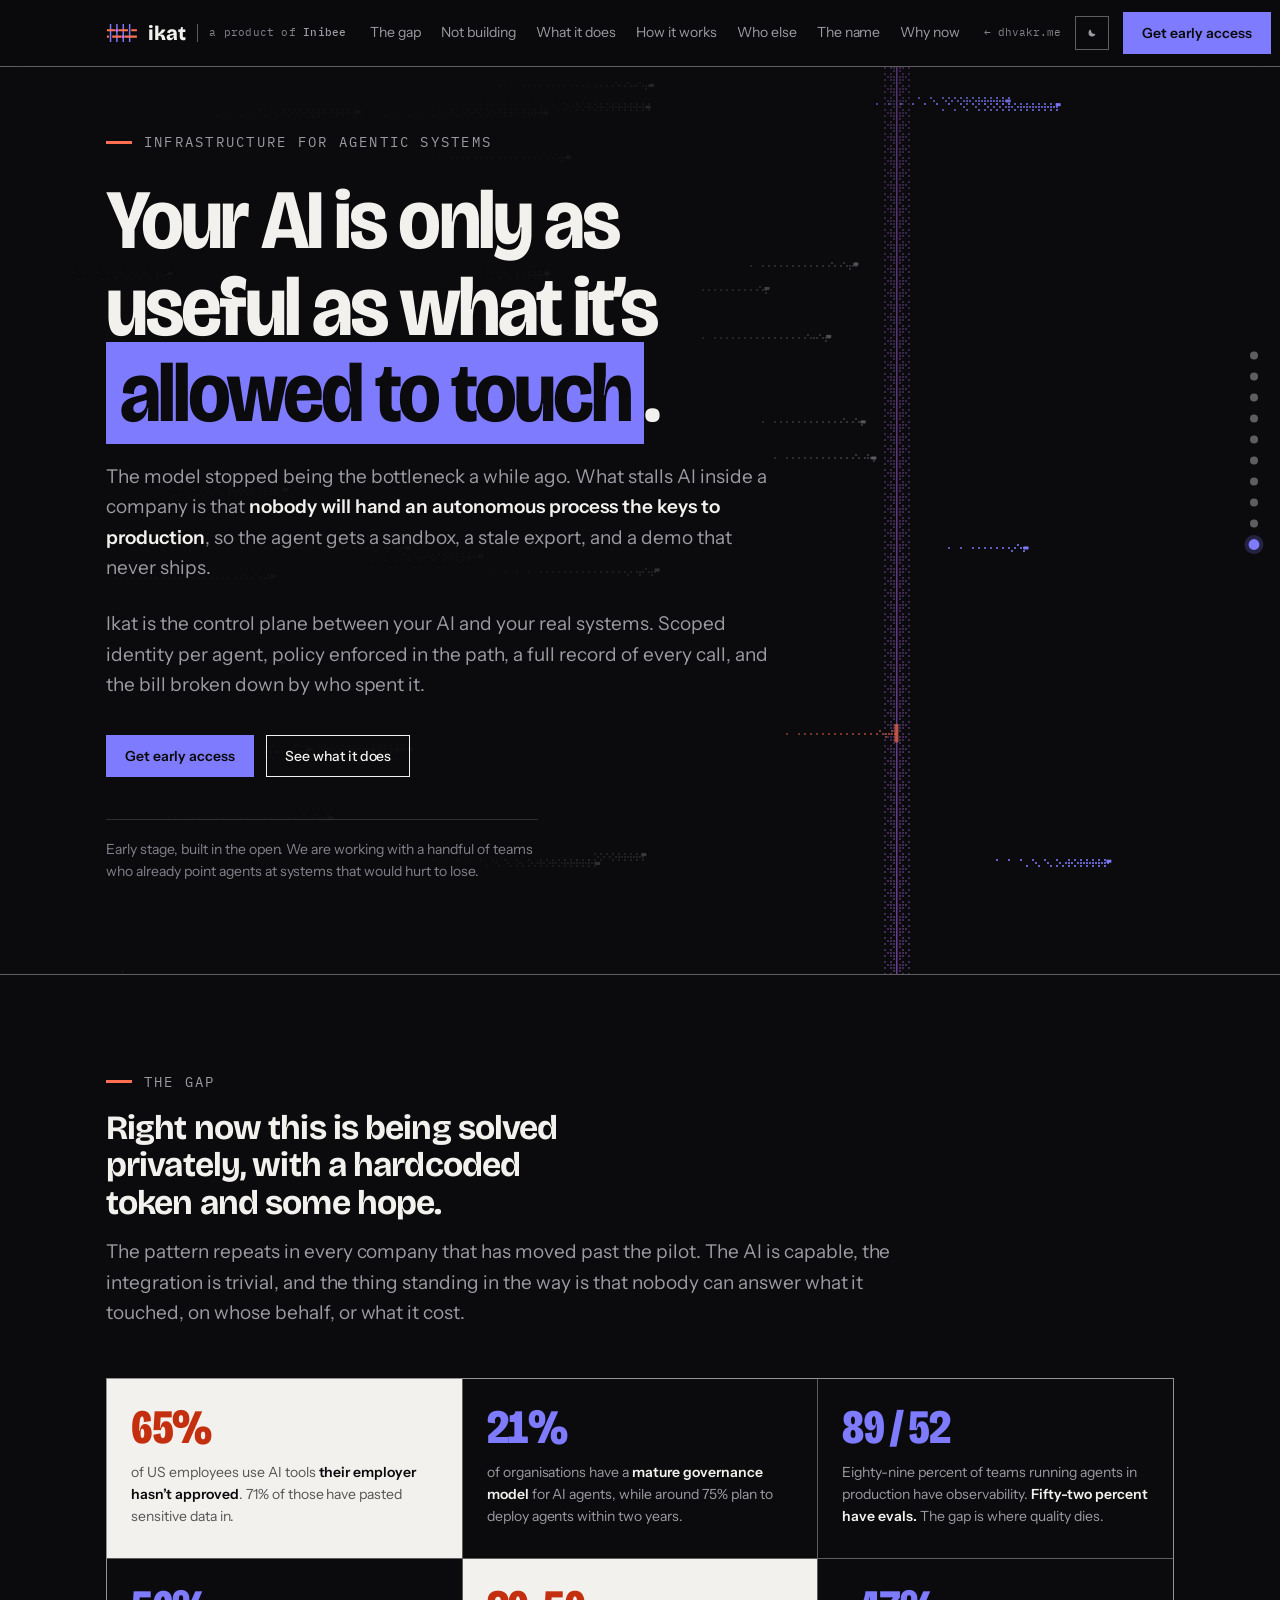
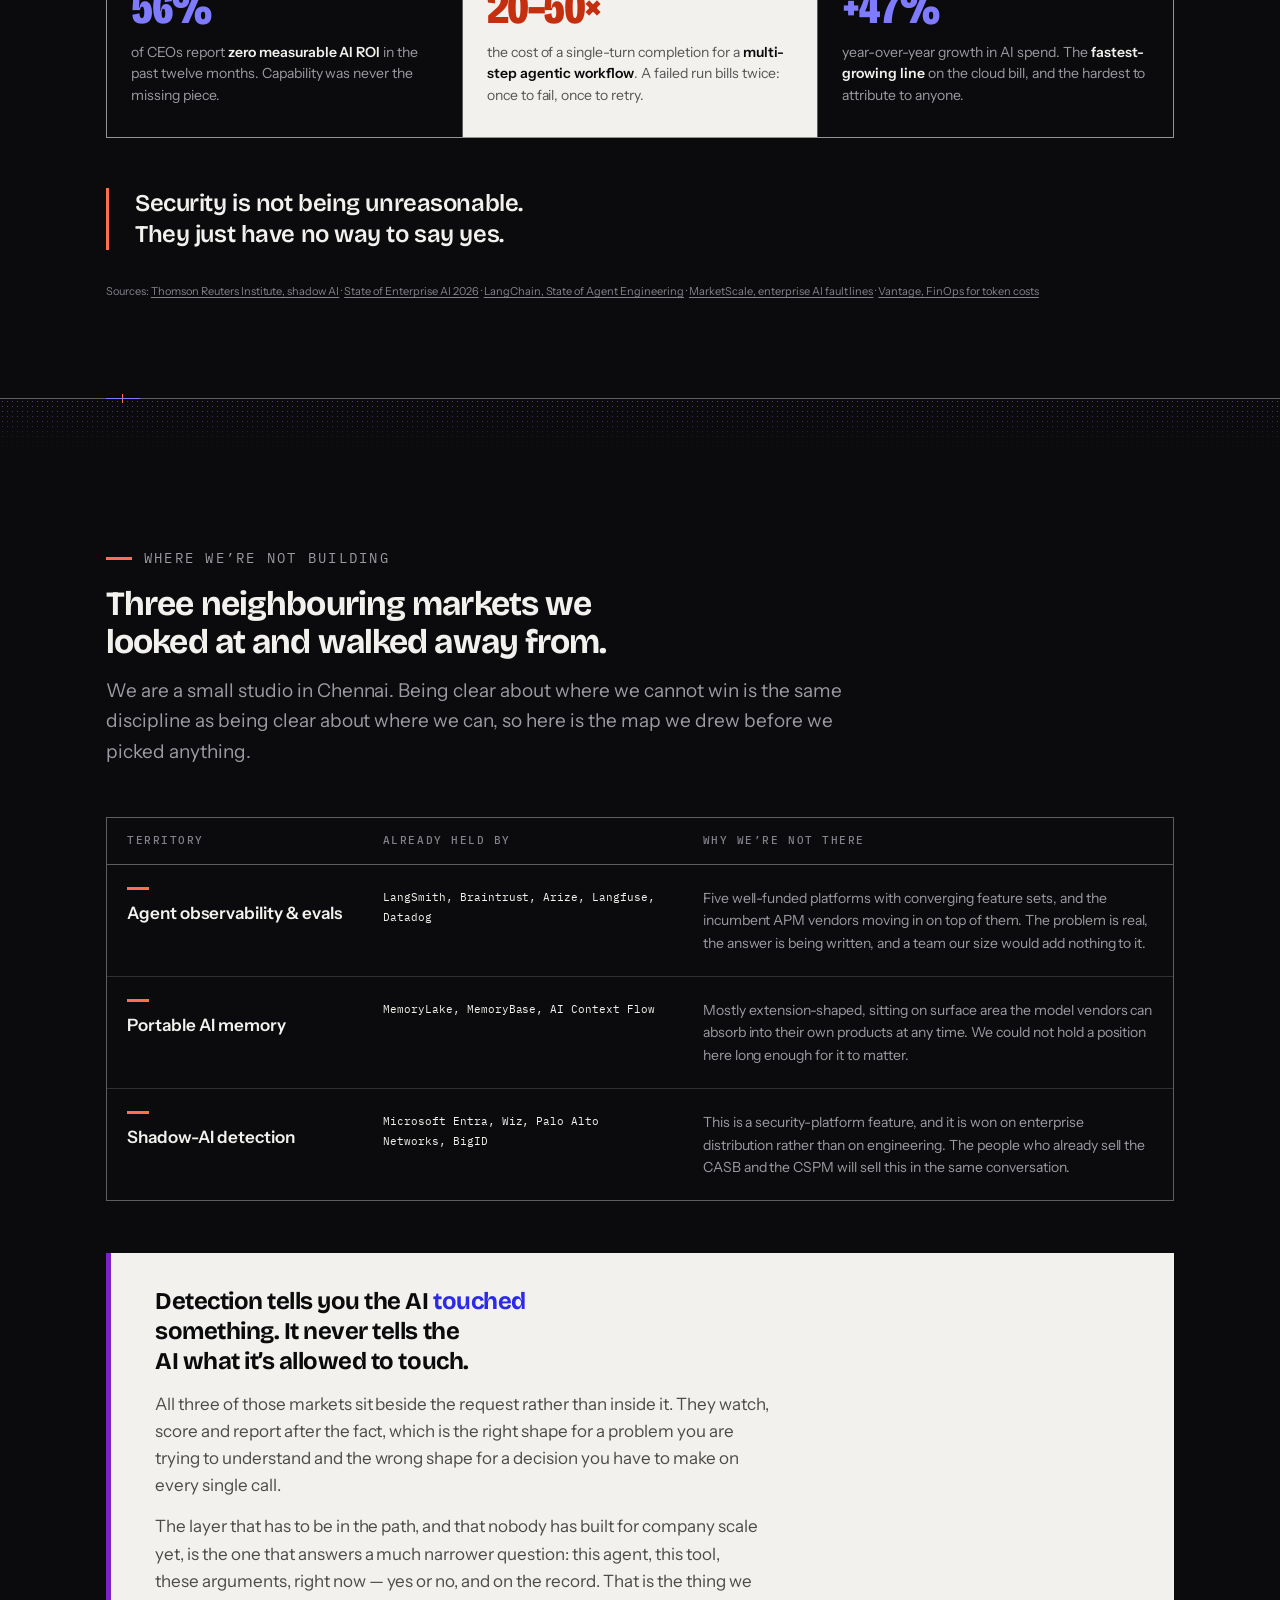
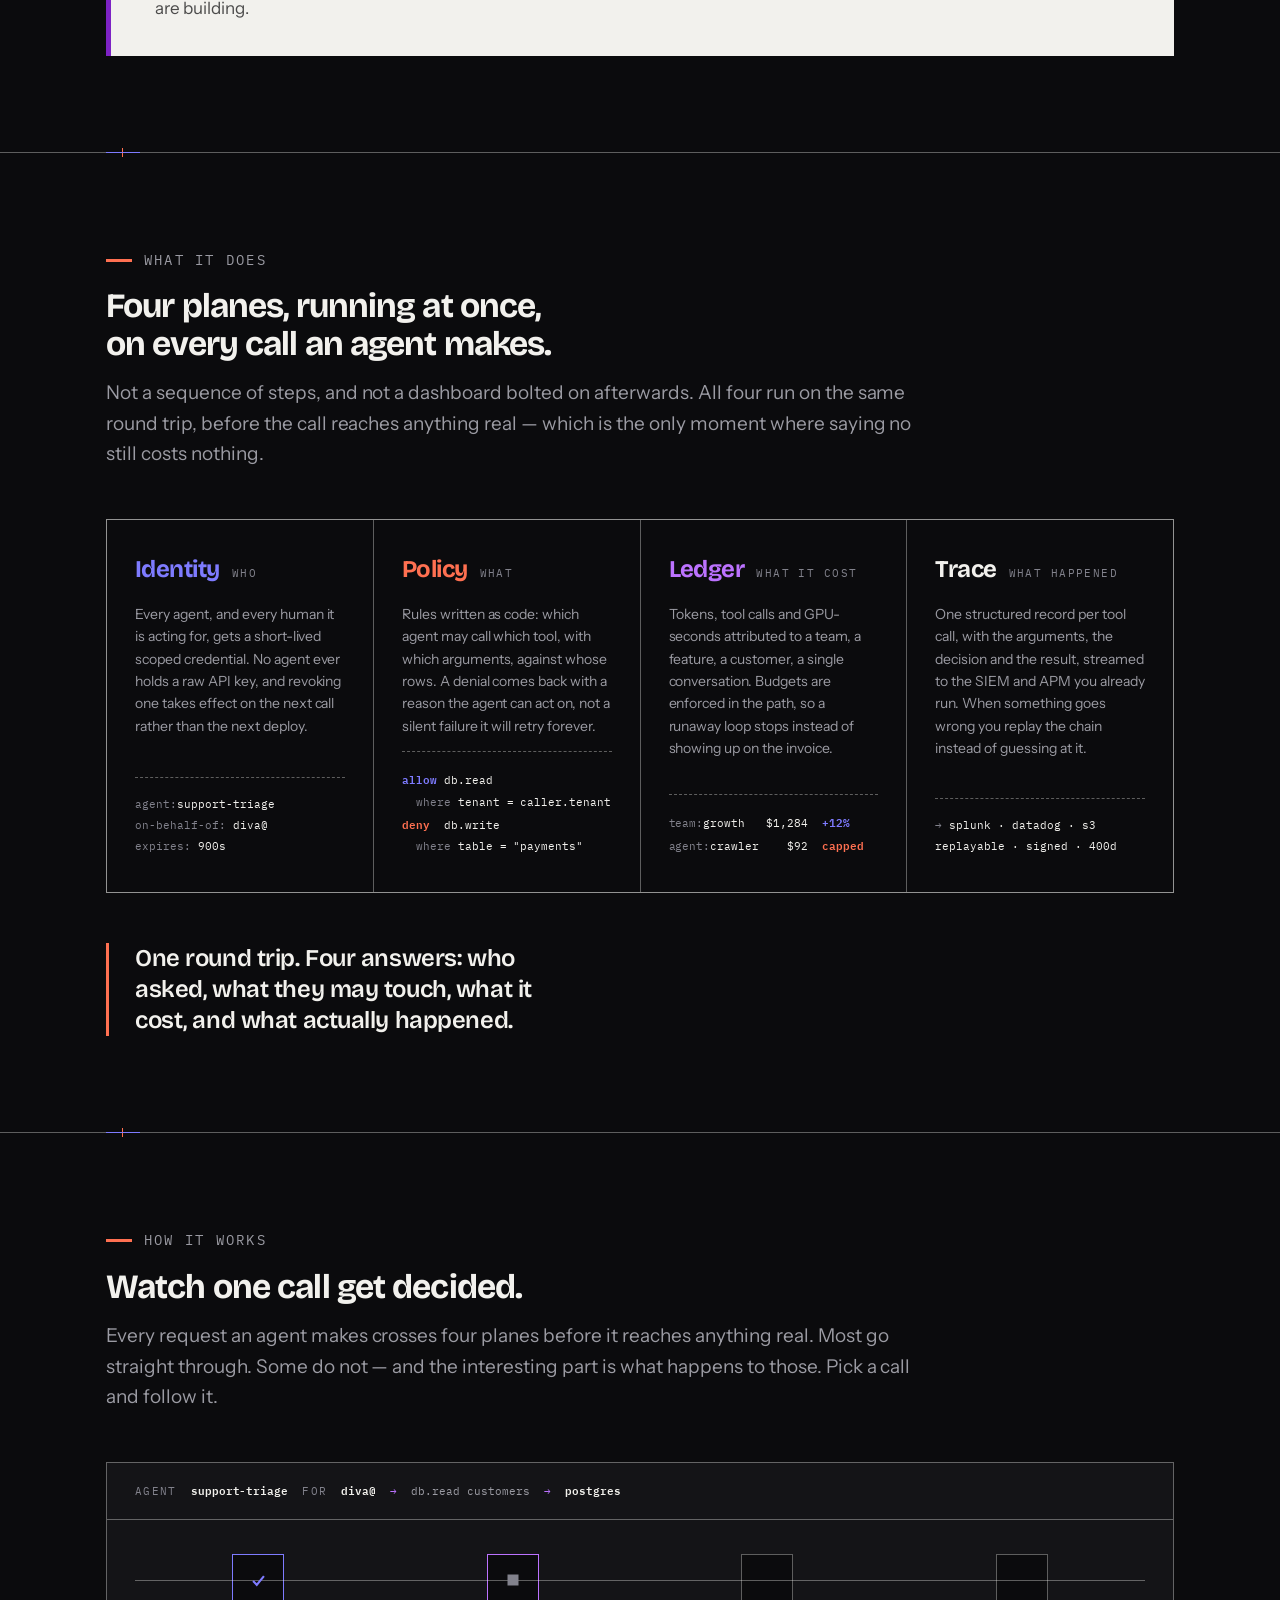
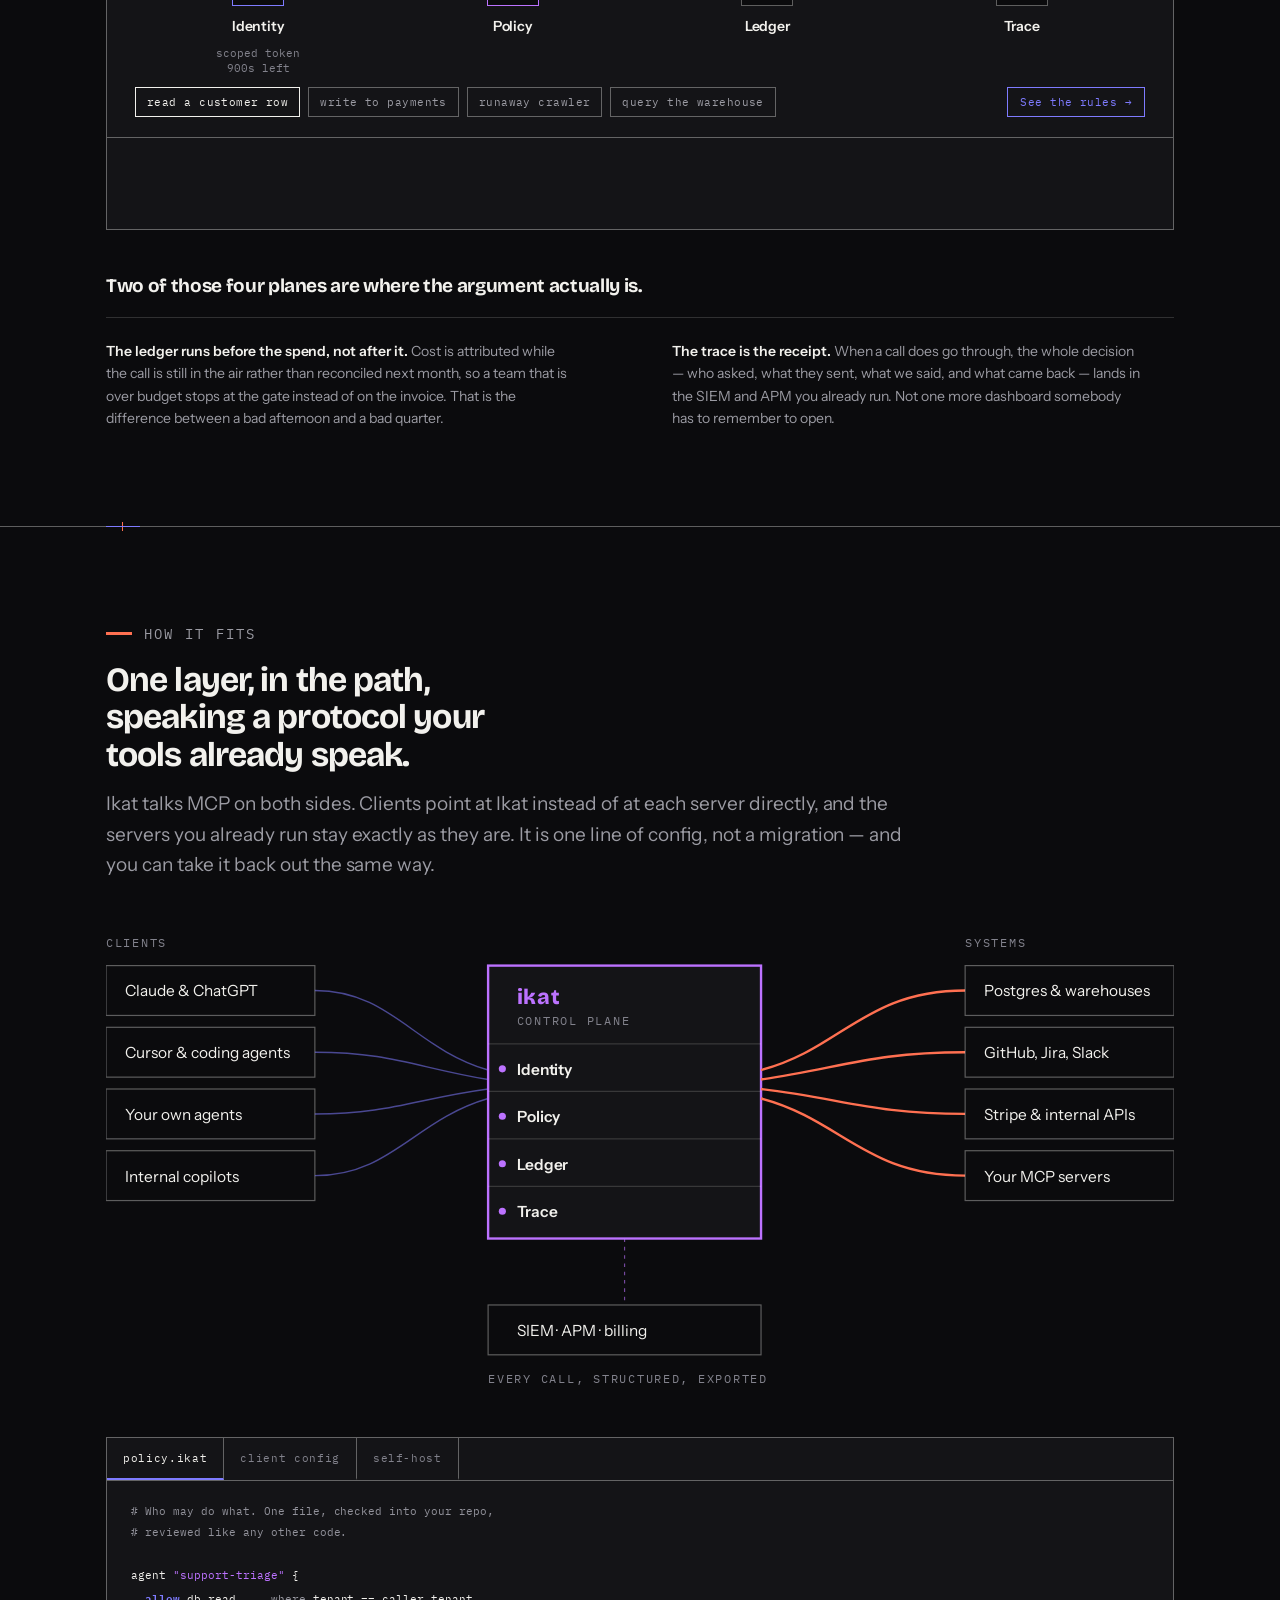
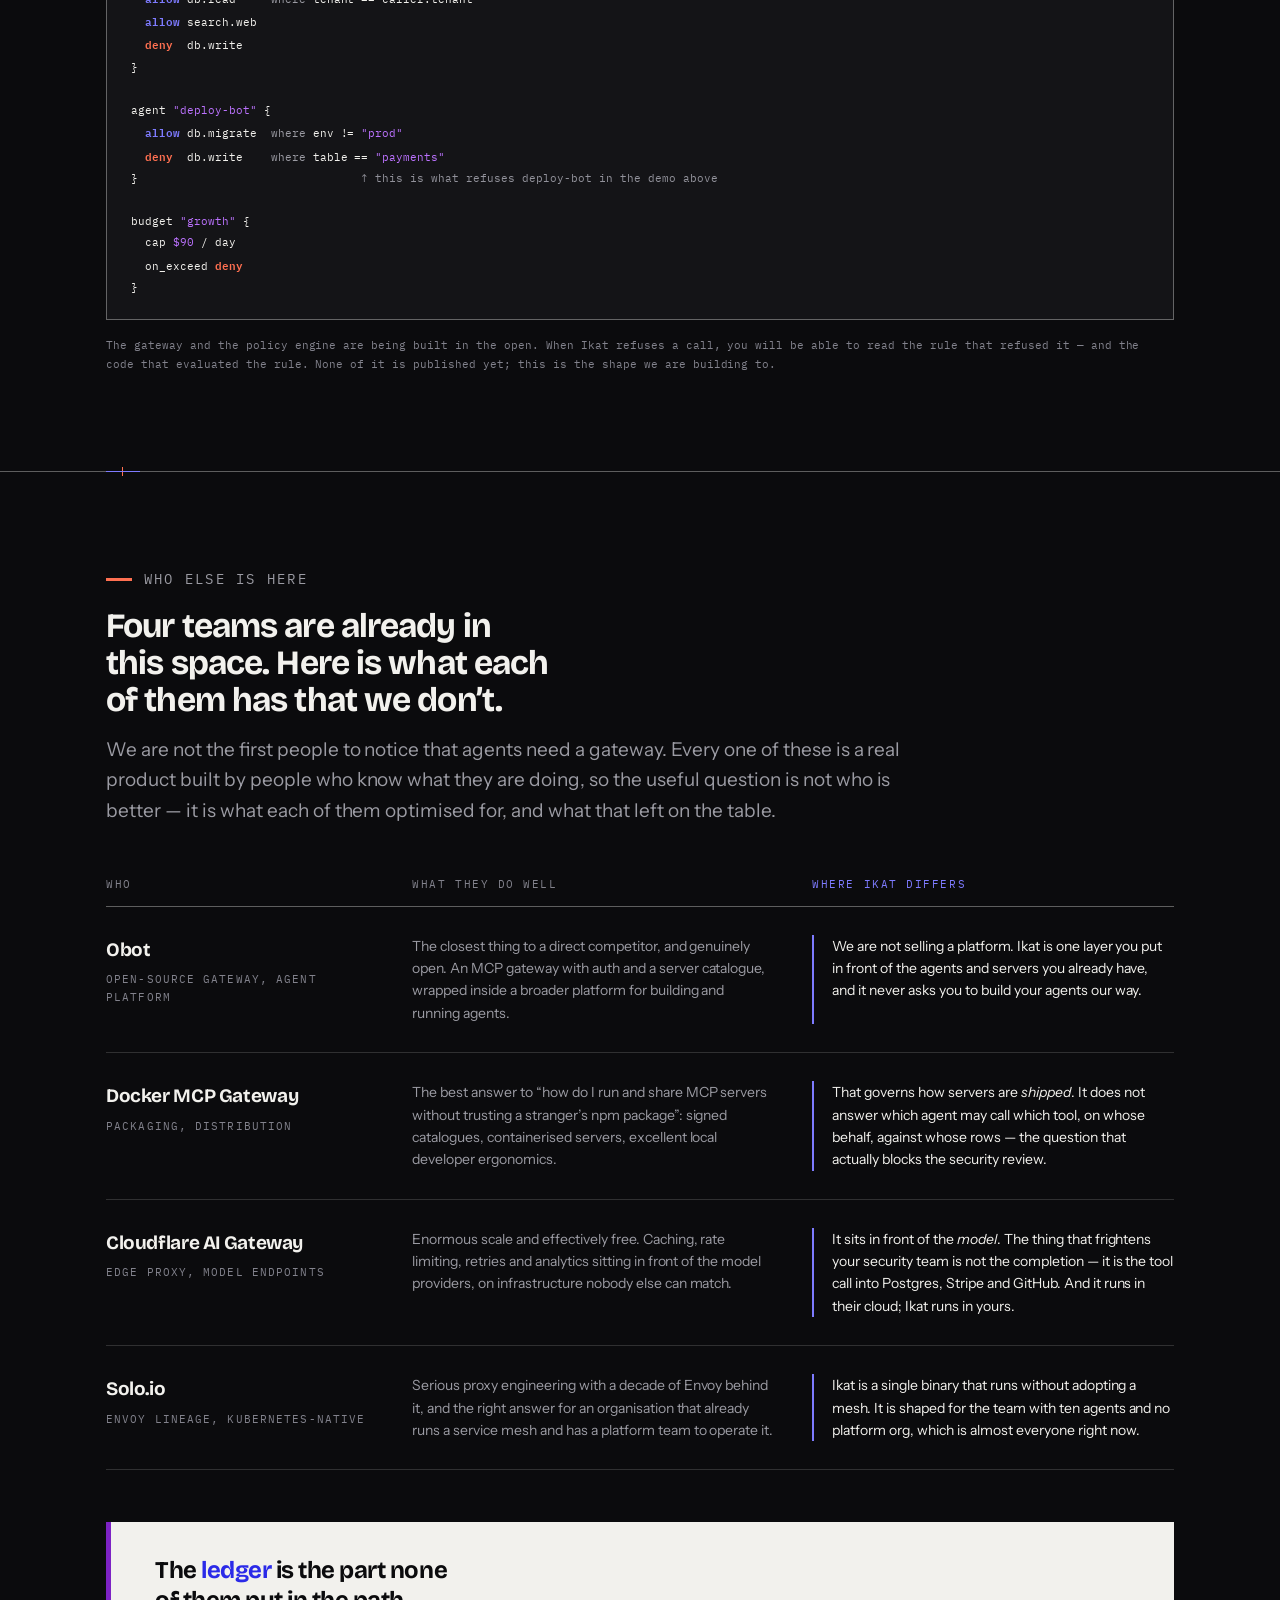
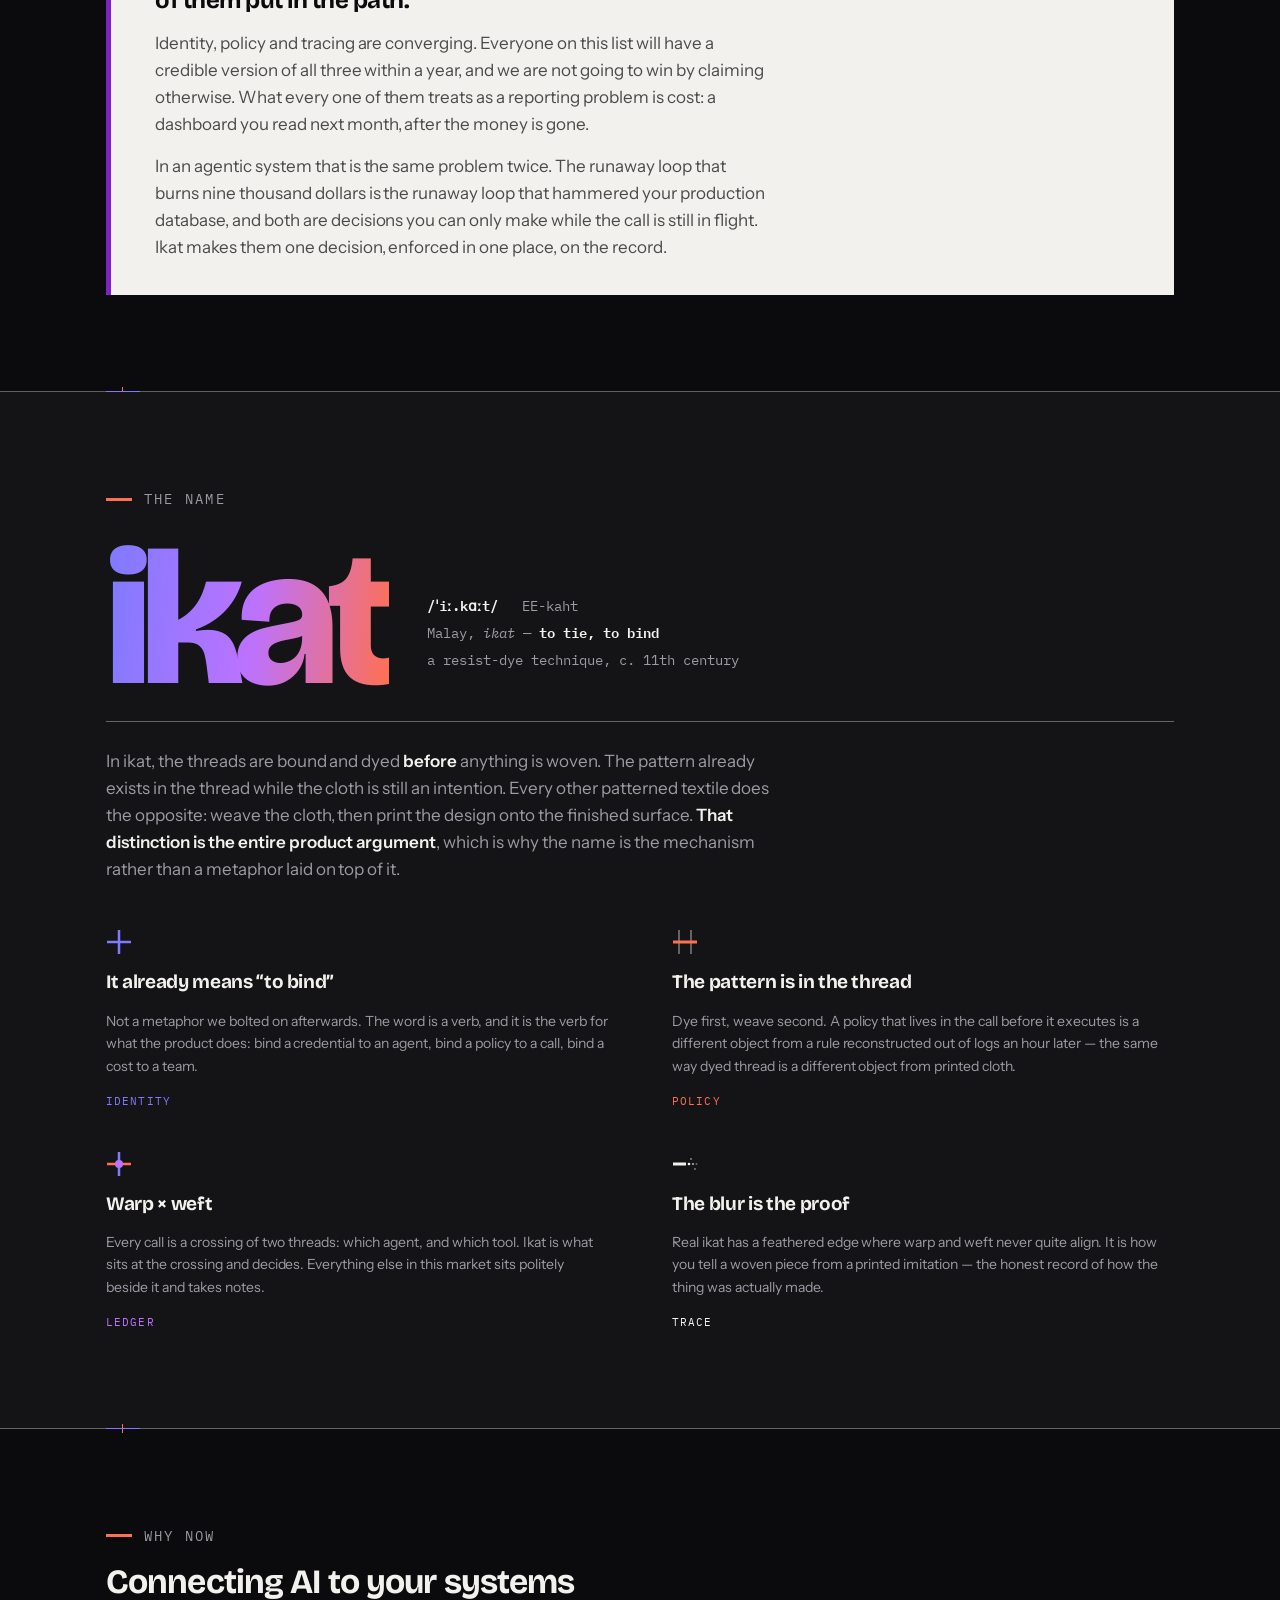
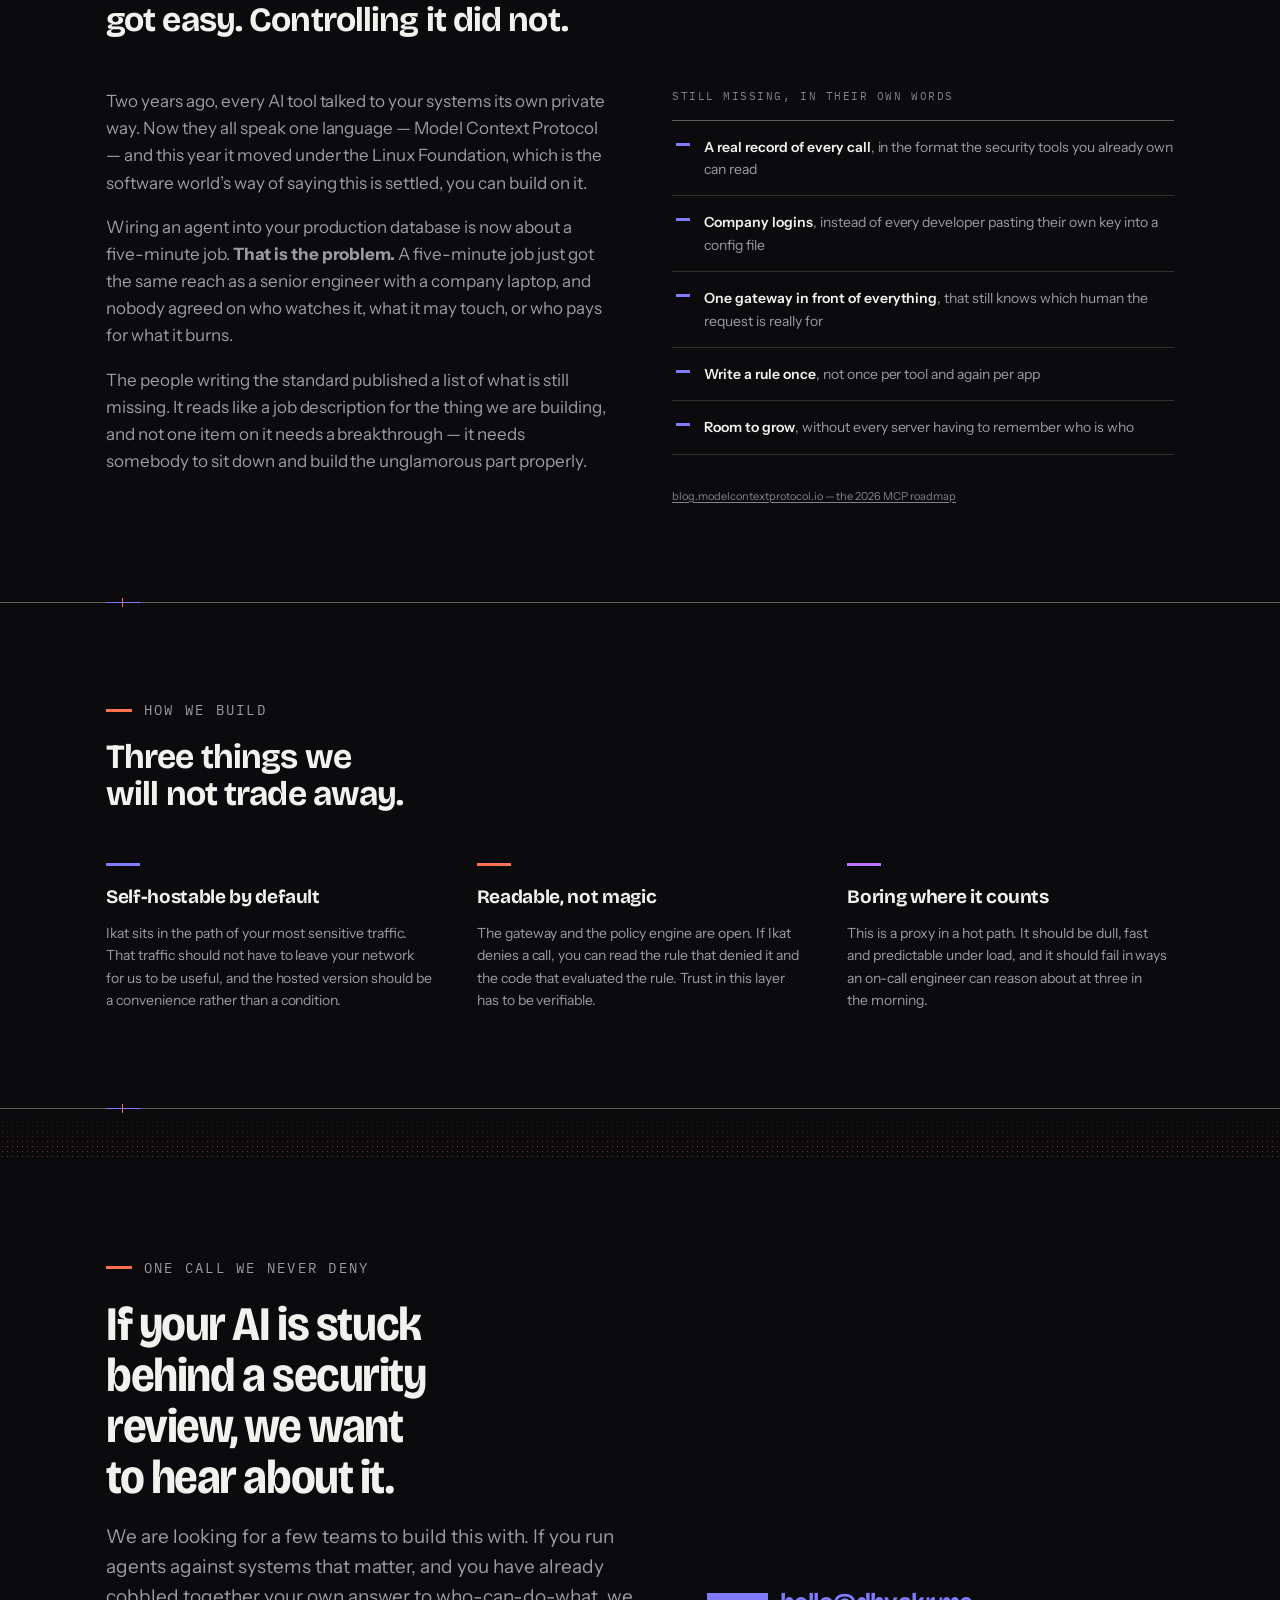
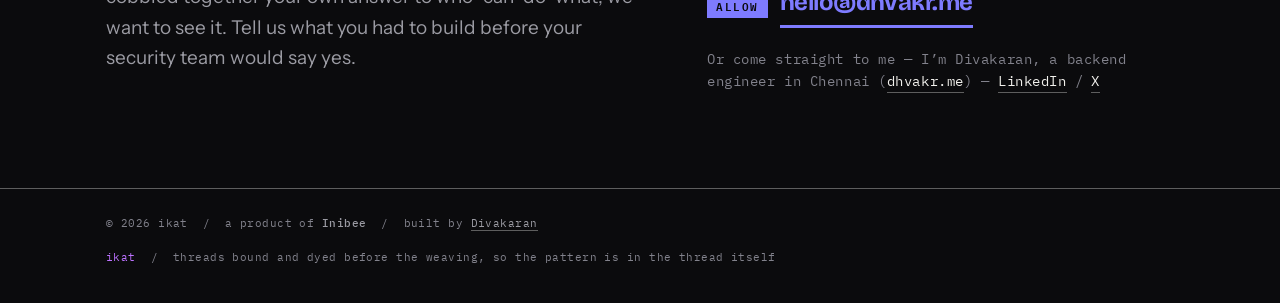
<file: ikat/index.html>
<!DOCTYPE html>
<html lang="en">
<head>
<meta charset="UTF-8">
<meta name="viewport" content="width=device-width, initial-scale=1.0">
<title>Ikat</title>
<meta name="description" content="Ikat is the control plane between your AI and your real systems: scoped identity, policy in the path, cost attribution, and a full record of every tool call.">
<meta name="theme-color" content="#0B0B0D">
<meta property="og:title" content="Ikat">
<meta property="og:description" content="The control plane between your AI and your real systems. Scoped identity per agent, policy enforced in the path, and the bill broken down by who spent it.">
<meta property="og:type" content="website">
<meta property="og:image" content="https://dhvakr.me/ikat/og.png">
<meta property="og:image:width" content="1200">
<meta property="og:image:height" content="630">
<meta property="og:image:alt" content="Ikat — the control plane between your agents and your real systems. Four planes: identity, policy, ledger, trace, with policy showing a deny.">
<meta name="twitter:card" content="summary_large_image">
<meta name="twitter:image" content="https://dhvakr.me/ikat/og.png">
<meta name="twitter:creator" content="@dhvakr">
<meta property="og:url" content="https://dhvakr.me/ikat/">
<link rel="canonical" href="https://dhvakr.me/ikat/">
<link rel="icon" type="image/png" href="/assets/img/favicons/dk.png">
<!-- BRAND SWAP: the trading name appears as "Ikat"/"ikat" in the <title>, the nav
     logotype, the hero, the name section, the diagram, the footer and the mailto link.
     sed -i '' 's/Ikat/Yourname/g; s/ikat/yourname/g; s/ikat\.dev/yourdomain.com/g' index.html -->
<link rel="preconnect" href="https://fonts.googleapis.com">
<link rel="preconnect" href="https://fonts.gstatic.com" crossorigin>
<link href="https://fonts.googleapis.com/css2?family=Bricolage+Grotesque:opsz,wdth,wght@12..96,75..200,400..800&family=IBM+Plex+Mono:wght@400;500;600&family=Instrument+Sans:wght@400;500;600&display=swap" rel="stylesheet">
<script>
/* Applied before first paint: a stored choice wins, otherwise the page stays
   on its dark default. Kept tiny and inline on purpose — a deferred script
   here would show one frame of the wrong theme. */
(function(){try{var t=localStorage.getItem('dhvakr-theme');
if(t==='light'||t==='dark')document.documentElement.setAttribute('data-theme',t);}catch(e){}})();
</script>
<style>
/* ---------------------------------------------------------------
   Two dyes and their crossing.

   The 1-bit skeleton stays: paper and ink, emphasis by inversion,
   edges that dissolve into dither. Colour is dye, not decoration —
   it is only ever allowed to mean one of three things:

     warp   indigo     the standing thread · identity · allow
     weft   vermilion  the thread the shuttle carries · deny
     cross  violet     the overprint where the two meet · the call

   Inverted blocks flip ground, so the dyes have -inv variants that
   are mixed for the opposite surface.
   --------------------------------------------------------------- */
/* Dark is the default ground — an unstamped page renders dark on purpose.
   Light is an explicit opt-in: the toggle stamps data-theme="light" on the
   root and remembers it. Every colour is defined in both blocks. */
:root{
  --paper:     #0B0B0D;
  --paper-2:   #141417;
  --paper-3:   #1D1D21;
  --ink:       #F2F1ED;
  --ink-2:     #9B9BA3;
  --ink-3:     #82828C;
  --rule:      rgba(242,241,237,0.16);
  --rule-2:    rgba(242,241,237,0.36);
  --inv-bg:    #F2F1ED;
  --inv-ink:   #0B0B0D;

  --warp:      #7E7BFF;
  --weft:      #FF7051;
  --weft-deep: #FF7051;
  --cross:     #BC72FF;

  --warp-inv:  #2B2AE8;
  --weft-inv:  #C4300F;
  --cross-inv: #7D22C4;

  --scrim:     rgba(11,11,13,0);
  --scrim-on:  rgba(11,11,13,0.93);

  --sel-bg:    rgba(126,123,255,0.32);
  --sel-ink:   #FFFFFF;
  --on-dye:    #0B0B0D;

  --loom-warp-a:  0.52;
  --loom-weft-a:  0.36;
  --loom-cross-a: 0.72;

  /* shared, theme-independent */
  --step--2: 0.6875rem;
  --step--1: 0.875rem;
  --step-0:  1.0625rem;
  --step-1:  1.1875rem;
  --step-2:  1.5rem;
  --step-3:  2.125rem;
  --step-4:  3rem;
  --step-5:  clamp(2.85rem, 6.6vw, 5.4rem);
  --step-6:  clamp(4rem, 15vw, 12rem);

  --measure: 62ch;
  --gutter: clamp(20px, 4vw, 46px);
  --maxw: 1160px;
  --ease: cubic-bezier(.22,.72,.2,1);
  --ease-soft: cubic-bezier(.32,.72,0,1);
}
:root[data-theme="light"]{
  --paper:     #FBFAF7;
  --paper-2:   #F2F0EA;
  --paper-3:   #E7E4DC;
  --ink:       #0B0B0D;
  --ink-2:     #52525A;
  --ink-3:     #6F6F78;
  --rule:      rgba(11,11,13,0.15);
  --rule-2:    rgba(11,11,13,0.34);
  --inv-bg:    #0B0B0D;
  --inv-ink:   #FBFAF7;

  --warp:      #2B2AE8;
  --weft:      #E23C1E;
  --weft-deep: #B82D12;
  --cross:     #7D22C4;

  --warp-inv:  #7E7BFF;
  --weft-inv:  #FF7051;
  --cross-inv: #BC72FF;

  --scrim:     rgba(251,250,247,0);
  --scrim-on:  rgba(251,250,247,0.94);

  --sel-bg:    rgba(43,42,232,0.16);
  --sel-ink:   #0B0B0D;
  --on-dye:    #FFFFFF;

  --loom-warp-a:  0.44;
  --loom-weft-a:  0.34;
  --loom-cross-a: 0.58;
}

*{ box-sizing:border-box; }
html{ scroll-behavior:smooth; }
@media (prefers-reduced-motion: reduce){ html{ scroll-behavior:auto; } }

body{
  margin:0;
  background:var(--paper);
  color:var(--ink);
  font-family:'Instrument Sans', ui-sans-serif, system-ui, -apple-system, sans-serif;
  font-size:var(--step-0);
  line-height:1.6;
  letter-spacing:-0.001em;
  font-kerning:normal;
  font-feature-settings:"kern" 1, "liga" 1, "calt" 1;
  -webkit-font-smoothing:antialiased;
  -moz-osx-font-smoothing:grayscale;
}
/* no single-word last lines in running copy */
p, li{ text-wrap:pretty; }
a{ color:inherit; }
.vh{ position:absolute; width:1px; height:1px; overflow:hidden; clip:rect(0 0 0 0); white-space:nowrap; }
::selection{ background:var(--sel-bg); color:var(--sel-ink); }
:focus-visible{ outline:2px solid var(--warp); outline-offset:3px; }

.display{
  font-family:'Bricolage Grotesque', ui-sans-serif, system-ui, sans-serif;
  font-variation-settings:'wdth' 100, 'opsz' 48;
  font-weight:700;
  letter-spacing:-0.024em;
  line-height:1.05;
  text-wrap:balance;
  margin:0;
}
.mono{
  font-family:'IBM Plex Mono', ui-monospace, SFMono-Regular, Menlo, monospace;
  font-variant-numeric:tabular-nums;
}
.wrap{ max-width:var(--maxw); margin:0 auto; padding:0 var(--gutter); }

.above{ position:relative; z-index:1; }

/* the ikat signature: a hard edge dissolving into dither, dyed */
.dither{
  height:52px; margin:0;
  background-image:radial-gradient(var(--cross) 0.9px, transparent 1px);
  background-size:5px 5px;
  -webkit-mask-image:linear-gradient(to bottom, #000 0%, transparent 100%);
  mask-image:linear-gradient(to bottom, #000 0%, transparent 100%);
  opacity:.5;
}
.dither.up{
  background-image:radial-gradient(var(--weft) 0.9px, transparent 1px);
  -webkit-mask-image:linear-gradient(to top, #000 0%, transparent 100%);
  mask-image:linear-gradient(to top, #000 0%, transparent 100%);
}

.eyebrow{
  font-family:'IBM Plex Mono', ui-monospace, monospace;
  font-size:var(--step--1);
  letter-spacing:0.16em; text-transform:uppercase;
  color:var(--ink-2);
  display:flex; align-items:center; gap:12px; margin:0;
}
.eyebrow::before{ content:""; width:26px; height:3px; background:var(--weft); flex:none; }
/* Everywhere else the eyebrow sits inside a flex .sec-head, where `gap` opens
   the space under it. These two blocks are bare, so they set it themselves —
   and the name section needs more, because the wordmark's negative leading
   pulls its glyphs up above their own line box. */
.contact .eyebrow{ margin-bottom:20px; }
.name .eyebrow{ margin-bottom:34px; }

/* scroll reveal — class is added by script, so no-JS keeps everything visible */
.reveal{ opacity:0; transform:translateY(20px); transition:opacity .9s var(--ease-soft), transform .9s var(--ease-soft); }
.reveal.in{ opacity:1; transform:none; }
@media (prefers-reduced-motion: reduce){
  .reveal, .reveal.in{ opacity:1; transform:none; transition:none; }
}

/* --- nav ------------------------------------------------------- */
header.nav{
  position:sticky; top:0; z-index:30;
  background:color-mix(in srgb, var(--paper) 86%, transparent);
  backdrop-filter:blur(14px);
  border-bottom:1px solid var(--rule-2);
}
.nav .wrap{ display:flex; align-items:center; justify-content:space-between; gap:24px; height:66px; }
.logo{ display:flex; align-items:center; gap:11px; text-decoration:none; }
/* Ikat is the product; Inibee is the studio behind it. Set small and
   on the baseline of the logotype so it reads as attribution, not a
   second brand competing with the first. */
.byline{ font-family:'IBM Plex Mono', ui-monospace, monospace; font-size:var(--step--2);
  color:var(--ink-3); letter-spacing:0.02em; white-space:nowrap;
  padding-left:11px; border-left:1px solid var(--rule-2); }
.byline b{ font-weight:500; color:var(--ink-2); }
/* The section links reappear at 1081px, and between there and ~1200px the
   byline plus those links push the CTA off the right edge. Hold it back
   until the row genuinely fits; the footer carries the tagline either way. */
@media (max-width:1199px){ .byline{ display:none; } }
.logo svg{ display:block; height:20px; width:auto; }
.logo .word{
  font-family:'Bricolage Grotesque', sans-serif;
  font-variation-settings:'wdth' 132;
  font-weight:800; font-size:20px; letter-spacing:0.004em;
}
.navlinks{ display:flex; align-items:center; gap:20px; font-size:var(--step--1); color:var(--ink-2); flex-wrap:nowrap; }
.navlinks a{ text-decoration:none; padding:3px 0; white-space:nowrap; border-bottom:2px solid transparent; transition:color .3s var(--ease-soft), border-color .3s var(--ease-soft); }
.navlinks a:hover{ color:var(--ink); border-bottom-color:var(--weft); }
@media (max-width:1080px){ .navlinks{ display:none; } }

.navtools{ display:flex; align-items:center; gap:14px; }
/* Ikat lives at dhvakr.me/ikat, so the nav needs a way back up. */
.uplink{ font-family:'IBM Plex Mono', ui-monospace, monospace; font-size:var(--step--2); color:var(--ink-3); text-decoration:none;
  white-space:nowrap; transition:color .3s var(--ease-soft); }
.uplink:hover{ color:var(--ink); }
@media (max-width:620px){ .uplink{ display:none; } }
.themetoggle{
  appearance:none; background:transparent; border:1px solid var(--rule-2);
  color:var(--ink-2); width:34px; height:34px; padding:0; cursor:pointer;
  display:grid; place-items:center; flex:none;
  transition:border-color .3s var(--ease-soft), color .3s var(--ease-soft);
}
.themetoggle:hover{ border-color:var(--warp); color:var(--warp); }
.themetoggle svg{ display:block; width:16px; height:16px; }
/* one glyph, two states: the sun's rays retract and a crescent bites in */
.themetoggle .rays{ transition:opacity .35s var(--ease-soft), transform .45s var(--ease-soft); transform-origin:center; }
.themetoggle .bite{ transition:transform .45s var(--ease-soft); transform-origin:center; }
:root[data-theme="light"] .themetoggle .rays{ opacity:1; transform:none; }
:root[data-theme="light"] .themetoggle .bite{ transform:translate(11px,-11px); }
:root:not([data-theme="light"]) .themetoggle .rays{ opacity:0; transform:scale(.4); }
:root:not([data-theme="light"]) .themetoggle .bite{ transform:none; }
@media (prefers-reduced-motion: reduce){
  .themetoggle .rays, .themetoggle .bite{ transition:none; }
}

.btn{
  font-size:var(--step--1); font-weight:500;
  padding:9px 18px; border:1.5px solid var(--ink);
  text-decoration:none; display:inline-block; white-space:nowrap;
  transition:background .3s var(--ease-soft), color .3s var(--ease-soft), border-color .3s var(--ease-soft);
}
.btn:hover{ background:var(--ink); color:var(--paper); }
.btn-solid{ background:var(--warp); border-color:var(--warp); color:var(--on-dye); font-weight:600; }
.btn-solid:hover{ background:var(--cross); border-color:var(--cross); color:var(--on-dye); }

/* --- hero ------------------------------------------------------ */
.hero{ position:relative; overflow:hidden; border-bottom:1px solid var(--rule-2); }
#loom{ position:absolute; inset:0; width:100%; height:100%; z-index:0; }
.hero-scrim{
  position:absolute; inset:0; z-index:1; pointer-events:none;
  background:linear-gradient(98deg, var(--scrim-on) 0%, var(--scrim-on) 40%, var(--scrim) 78%);
}
/* narrow: text runs the full width, so the loom gets a band at the top
   instead of a column on the right, and the copy sits on clean ground */
@media (max-width:860px){
  .hero-scrim{
    background:linear-gradient(180deg,
      var(--scrim) 0%, color-mix(in srgb, var(--scrim-on) 45%, transparent) 12%,
      var(--paper) 31%, var(--paper) 100%);
  }
}
.hero .wrap{ position:relative; z-index:2; padding-top:clamp(40px,5vw,68px); padding-bottom:clamp(48px,6vw,84px); }
.hero h1{
  font-size:var(--step-5); max-width:15ch; margin:24px 0 0;
  font-variation-settings:'wdth' 92,'opsz' 96;
  letter-spacing:-0.034em; line-height:1.02;
}
.hero h1 u{
  text-decoration:none; background:var(--warp); color:var(--on-dye);
  padding:0 .16em; box-decoration-break:clone; -webkit-box-decoration-break:clone;
}
.hero p.lede{ font-size:var(--step-1); color:var(--ink-2); max-width:52ch; margin:26px 0 0; }
.hero p.lede strong{ color:var(--ink); font-weight:600; }
.hero .cta{ display:flex; flex-wrap:wrap; gap:12px; margin-top:34px; }
.hero .sig{ margin-top:42px; padding-top:18px; border-top:1px solid var(--rule); font-size:var(--step--1); color:var(--ink-3); max-width:48ch; }

/* --- sections -------------------------------------------------- */
section{ border-bottom:1px solid var(--rule-2); }
section > .wrap{ padding:clamp(62px,7.5vw,104px) var(--gutter); }
.sec-head{ display:flex; flex-direction:column; gap:16px; margin-bottom:50px; }
.sec-head h2{ font-size:var(--step-3); max-width:23ch; font-variation-settings:'wdth' 100,'opsz' 40; letter-spacing:-0.026em; line-height:1.1; }
.sec-head p:not(.eyebrow){ color:var(--ink-2); max-width:var(--measure); margin:0; font-size:var(--step-1); }

/* --- stats ----------------------------------------------------- */
/* six figures — 3x2, never a widow row */
.stats{ display:grid; grid-template-columns:repeat(3,minmax(0,1fr)); gap:1px; background:var(--rule-2); border:1px solid var(--rule-2); }
@media (max-width:900px){ .stats{ grid-template-columns:repeat(2,minmax(0,1fr)); } }
@media (max-width:560px){ .stats{ grid-template-columns:1fr; } }
.stat{ background:var(--paper); padding:26px 24px 30px; display:flex; flex-direction:column; gap:12px; transition:background .4s var(--ease-soft); }
.stat b{
  font-family:'Bricolage Grotesque', sans-serif;
  font-variation-settings:'wdth' 76;
  font-weight:800; font-size:var(--step-4); line-height:.94;
  font-variant-numeric:tabular-nums; letter-spacing:-0.03em;
  color:var(--warp);
}
.stat span{ font-size:var(--step--1); color:var(--ink-2); line-height:1.55; }
.stat span i{ font-style:normal; color:var(--ink); font-weight:600; }
.stat.invert{ background:var(--inv-bg); }
.stat.invert b{ color:var(--weft-inv); }
.stat.invert span i{ color:var(--inv-ink); }
.stat.invert span{ color:color-mix(in srgb, var(--inv-ink) 68%, transparent); }

.pullquote{
  margin:50px 0 0; padding-left:26px; border-left:3px solid var(--weft);
  font-size:var(--step-2); font-family:'Bricolage Grotesque',sans-serif;
  font-variation-settings:'wdth' 100; font-weight:600; line-height:1.3;
  letter-spacing:-0.018em; max-width:34ch; text-wrap:balance;
}
.sources{ margin:32px 0 0; font-size:var(--step--2); color:var(--ink-3); line-height:1.8; }
.sources a{ color:var(--ink-3); text-decoration:underline; text-underline-offset:2px; text-decoration-thickness:1px; }
.sources a:hover{ color:var(--warp); }

/* --- market map table ------------------------------------------ */
.map-scroll{ overflow-x:auto; border:1px solid var(--rule-2); }
table.map{ width:100%; min-width:720px; border-collapse:collapse; text-align:left; }
table.map th{
  font-family:'IBM Plex Mono',monospace; font-weight:500;
  font-size:var(--step--2); letter-spacing:0.14em; text-transform:uppercase;
  color:var(--ink-3); padding:14px 20px; border-bottom:1px solid var(--rule-2);
  vertical-align:bottom; white-space:nowrap;
}
table.map td{ padding:22px 20px; border-bottom:1px solid var(--rule); vertical-align:top; font-size:var(--step--1); color:var(--ink-2); }
table.map tr:last-child td{ border-bottom:none; }
table.map td.territory{ color:var(--ink); font-weight:600; font-size:var(--step-0); width:24%; }
table.map td.territory::before{
  content:""; display:block; width:22px; height:3px; background:var(--weft); margin-bottom:10px;
}
table.map td.holders{ width:30%; font-family:'IBM Plex Mono',monospace; font-size:var(--step--2); line-height:1.85; color:var(--ink); }
.claim{
  margin-top:52px; padding:34px clamp(24px,4vw,44px);
  background:var(--inv-bg); color:var(--inv-ink);
  border-left:5px solid var(--cross-inv);
}
.claim p{ margin:0; max-width:56ch; }
.claim p + p{ margin-top:14px; }
.claim .lead{
  font-family:'Bricolage Grotesque',sans-serif; font-variation-settings:'wdth' 100;
  font-weight:700; font-size:var(--step-2); line-height:1.24; letter-spacing:-0.02em;
  max-width:26ch; text-wrap:balance;
}
.claim .lead em{ font-style:normal; color:var(--warp-inv); }
.claim .body{ color:color-mix(in srgb, var(--inv-ink) 72%, transparent); font-size:var(--step-0); }

/* --- planes ---------------------------------------------------- */
/* four planes run at once, so they sit on one row wherever there is room */
.planes{ display:grid; grid-template-columns:repeat(4,minmax(0,1fr)); gap:1px; background:var(--rule-2); border:1px solid var(--rule-2); }
@media (max-width:1080px){ .planes{ grid-template-columns:repeat(2,minmax(0,1fr)); } }
@media (max-width:620px){ .planes{ grid-template-columns:1fr; } }
.plane{ background:var(--paper); padding:30px 28px 34px; display:flex; flex-direction:column; gap:14px; position:relative; }
.plane{ transition:background .45s var(--ease-soft); }
.plane:hover, .plane:focus-within{ background:var(--paper-2); }
.plane::before{
  content:""; position:absolute; left:0; top:0; width:100%; height:3px;
  background:var(--dye, var(--warp)); transform:scaleX(0); transform-origin:left;
  transition:transform .55s var(--ease-soft);
}
.plane:hover::before, .plane:focus-within::before{ transform:scaleX(1); }
.plane .tag{ display:flex; align-items:baseline; gap:12px; }
.plane h3{ margin:0; font-family:'Bricolage Grotesque',sans-serif; font-variation-settings:'wdth' 116; font-weight:700; font-size:var(--step-2); letter-spacing:-0.022em; color:var(--dye, var(--warp)); }
.plane .kind{ font-family:'IBM Plex Mono',monospace; font-size:var(--step--2); letter-spacing:0.13em; text-transform:uppercase; color:var(--ink-3); }
.plane p{ margin:0; color:var(--ink-2); font-size:var(--step--1); }
.plane .eg{
  margin-top:auto; padding-top:16px; border-top:1px dashed var(--rule-2);
  font-family:'IBM Plex Mono',monospace; font-size:var(--step--2); color:var(--ink); line-height:1.95;
  overflow-wrap:anywhere;
}
.plane .eg .k{ color:var(--ink-3); }
.plane .eg .ok{ color:var(--warp); font-weight:600; }
.plane .eg .no{ color:var(--weft-deep); font-weight:600; }

/* --- diagram --------------------------------------------------- */
.diagram-scroll{ overflow-x:auto; padding-bottom:8px; }
.diagram{ display:block; width:100%; min-width:840px; height:auto; }
.d-box{ fill:var(--paper); stroke:var(--rule-2); stroke-width:1; }
.d-core{ fill:var(--paper-2); stroke:var(--cross); stroke-width:2; }
.d-row{ fill:none; stroke:var(--rule); stroke-width:1; }
.d-label{ fill:var(--ink); font-family:'Instrument Sans',sans-serif; font-size:13px; }
.d-core-label{ fill:var(--cross); font-family:'Bricolage Grotesque',sans-serif; font-weight:800; font-size:18px; letter-spacing:0.03em; }
.d-cap{ fill:var(--ink-3); font-family:'IBM Plex Mono',monospace; font-size:10.5px; letter-spacing:0.14em; text-transform:uppercase; }
.d-line{ stroke:var(--warp); stroke-width:1.2; fill:none; opacity:.55; }
.d-line-hot{ stroke:var(--weft); stroke-width:2; fill:none; }
.d-dash{ stroke:var(--cross); stroke-width:1; fill:none; stroke-dasharray:3 4; opacity:.6; }
.d-plane{ fill:var(--ink); font-family:'Instrument Sans',sans-serif; font-size:13px; font-weight:600; }
.d-dot{ fill:var(--cross); }

/* --- rule drawer ------------------------------------------------ */
/* Reachable from the demo without stacking a code block under it.
   Content is cloned from the policy tab at open time, so the file has
   exactly one source of truth on the page. */
.rulebtn{
  appearance:none; cursor:pointer; background:transparent; margin-left:auto;
  border:1px solid var(--warp); color:var(--warp);
  font-family:'IBM Plex Mono',monospace; font-size:var(--step--2);
  letter-spacing:0.04em; padding:7px 12px;
  transition:background-color .3s var(--ease-soft), color .3s var(--ease-soft);
}
.rulebtn:hover{ background:var(--warp); color:var(--on-dye); }
@media (max-width:620px){ .rulebtn{ margin-left:0; } }

.drawer[hidden]{ display:none; }
.drawer{ position:fixed; inset:0; z-index:60; }
.drawer-scrim{
  position:absolute; inset:0; background:rgba(0,0,0,0.55);
  opacity:0; transition:opacity .32s var(--ease-soft);
}
.drawer.open .drawer-scrim{ opacity:1; }
.drawer-panel{
  position:absolute; top:0; right:0; height:100%; width:min(640px,100%);
  background:var(--paper); border-left:1px solid var(--rule-2);
  display:flex; flex-direction:column;
  transform:translateX(100%); transition:transform .4s var(--ease-soft);
}
.drawer.open .drawer-panel{ transform:none; }
.drawer-head{
  display:flex; align-items:center; justify-content:space-between; gap:16px;
  padding:16px clamp(18px,3vw,26px); border-bottom:1px solid var(--rule-2); flex:none;
}
.drawer-title{
  font-family:'IBM Plex Mono',monospace; font-size:var(--step--2);
  letter-spacing:0.06em; color:var(--ink);
}
.drawer-close{
  appearance:none; cursor:pointer; background:transparent;
  border:1px solid var(--rule-2); color:var(--ink-2);
  width:32px; height:32px; display:grid; place-items:center; flex:none;
  font-family:'IBM Plex Mono',monospace; font-size:15px; line-height:1;
  transition:border-color .3s var(--ease-soft), color .3s var(--ease-soft);
}
.drawer-close:hover{ border-color:var(--weft); color:var(--weft); }
.drawer-body{ overflow:auto; flex:1; }
.drawer-body .codepane{ display:block; }
.drawer-foot{
  padding:14px clamp(18px,3vw,26px); border-top:1px solid var(--rule-2); flex:none;
  font-family:'IBM Plex Mono',monospace; font-size:var(--step--2);
  color:var(--ink-3); line-height:1.7;
}
@media (prefers-reduced-motion: reduce){
  .drawer-scrim, .drawer-panel{ transition:none; }
}

/* --- adoption code ---------------------------------------------- */
/* Three tabs, because "one line of config" is a claim until someone
   can see the line. The policy tab deliberately contains the exact rule
   that refuses the call in the inspector above. */
.codetabs{ border:1px solid var(--rule-2); background:var(--paper-2); }
.codetabs-bar{
  display:flex; flex-wrap:wrap; gap:0; border-bottom:1px solid var(--rule-2);
}
.codetab{
  appearance:none; cursor:pointer; background:transparent; border:0;
  border-right:1px solid var(--rule-2); border-bottom:2px solid transparent;
  font-family:'IBM Plex Mono',monospace; font-size:var(--step--2);
  letter-spacing:0.06em; color:var(--ink-3); padding:13px 16px;
  transition:color .3s var(--ease-soft), border-color .3s var(--ease-soft);
}
.codetab:hover{ color:var(--ink); }
.codetab[aria-selected="true"]{ color:var(--ink); border-bottom-color:var(--warp); }
.codepane{ display:none; margin:0; padding:20px clamp(16px,3vw,24px); overflow-x:auto; }
.codepane[data-open]{ display:block; }
.codepane code{
  font-family:'IBM Plex Mono',monospace; font-size:var(--step--2);
  line-height:1.95; color:var(--ink); white-space:pre; display:block;
}
/* ink-3 lands at 4.37:1 on paper-2 — just under AA, so comments sit
   between the two greys rather than on the lighter one */
.codepane .c{ color:color-mix(in srgb, var(--ink-2) 65%, var(--ink-3)); }
.codepane .kw{ color:var(--ink-2); }             /* keyword  */
.codepane .ok{ color:var(--warp); font-weight:600; }
.codepane .no{ color:var(--weft-deep); font-weight:600; }
.codepane .str{ color:var(--cross); }
.codepane .add{ color:var(--warp); }
.codepane .del{ color:var(--weft-deep); opacity:.75; }
.code-note{
  margin:16px 0 0; font-family:'IBM Plex Mono',monospace;
  font-size:var(--step--2); color:var(--ink-3); line-height:1.8;
}

/* --- the request inspector ------------------------------------- */
/* A real call moving through the four planes. Everything here is a
   token-driven DOM element rather than canvas, so the labels stay
   crisp, selectable, and legible to a screen reader. */
.rig{ border:1px solid var(--rule-2); background:var(--paper-2); }
.rig-head{
  display:flex; flex-wrap:wrap; align-items:baseline; gap:8px 14px;
  padding:18px clamp(18px,3vw,28px);
  border-bottom:1px solid var(--rule-2);
  font-family:'IBM Plex Mono',monospace; font-size:var(--step--2);
}
.rig-head .k{ color:var(--ink-3); letter-spacing:0.12em; text-transform:uppercase; }
.rig-head .v{ color:var(--ink); font-weight:600; }
.rig-head .arrow{ color:var(--cross); }
.rig-head .call{ color:var(--ink-2); }

/* clips the token as it leaves the frame — without this the exiting
   token grows the track's scroll width and pushes the page sideways */
.rig-track{ position:relative; overflow:hidden; padding:34px clamp(18px,3vw,28px) 8px; }
.rig-rail{
  position:absolute; left:clamp(18px,3vw,28px); right:clamp(18px,3vw,28px);
  top:60px; height:1px; background:var(--rule-2);
}
.rig-token{
  position:absolute; top:60px; left:0; width:11px; height:11px;
  transform:translate(-50%,-50%); background:var(--ink-3);
  transition:left .5s var(--ease-soft), background-color .3s linear, opacity .3s linear;
  z-index:2;
}
.rig-token.deny{ background:var(--weft); }
.rig-token.pass{ background:var(--warp); }
.rig-token.gone{ opacity:0; }

.rig-gates{ display:grid; grid-template-columns:repeat(4,1fr); gap:8px; }
.gate{ display:flex; flex-direction:column; align-items:center; gap:9px; text-align:center; }
.gate-box{
  width:52px; height:52px; flex:none; display:grid; place-items:center;
  background:var(--paper); border:1px solid var(--rule-2);
  transition:border-color .3s var(--ease-soft), background-color .3s var(--ease-soft);
}
.gate.active .gate-box{ border-color:var(--cross); }
.gate.ok .gate-box{ border-color:var(--warp); }
.gate.no .gate-box{ border-color:var(--weft); background:var(--weft); }
/* masked, not background-image, so the glyph takes a theme token
   instead of a hex baked into the data URI */
.gate-mark{
  width:13px; height:13px; display:block;
  -webkit-mask-repeat:no-repeat; mask-repeat:no-repeat;
  -webkit-mask-position:center;  mask-position:center;
  -webkit-mask-size:contain;     mask-size:contain;
  opacity:0; transition:opacity .25s linear;
}
.gate.ok .gate-mark, .gate.no .gate-mark{ opacity:1; }
.gate.ok .gate-mark{
  background-color:var(--warp);
  -webkit-mask-image:url("data:image/svg+xml,%3Csvg xmlns='http://www.w3.org/2000/svg' viewBox='0 0 12 12'%3E%3Cpath d='M1 6.5L4.4 10 11 2' fill='none' stroke='%23fff' stroke-width='2'/%3E%3C/svg%3E");
          mask-image:url("data:image/svg+xml,%3Csvg xmlns='http://www.w3.org/2000/svg' viewBox='0 0 12 12'%3E%3Cpath d='M1 6.5L4.4 10 11 2' fill='none' stroke='%23fff' stroke-width='2'/%3E%3C/svg%3E");
}
.gate.no .gate-mark{
  background-color:var(--on-dye);
  -webkit-mask-image:url("data:image/svg+xml,%3Csvg xmlns='http://www.w3.org/2000/svg' viewBox='0 0 12 12'%3E%3Cpath d='M2 2l8 8M10 2l-8 8' fill='none' stroke='%23fff' stroke-width='2'/%3E%3C/svg%3E");
          mask-image:url("data:image/svg+xml,%3Csvg xmlns='http://www.w3.org/2000/svg' viewBox='0 0 12 12'%3E%3Cpath d='M2 2l8 8M10 2l-8 8' fill='none' stroke='%23fff' stroke-width='2'/%3E%3C/svg%3E");
}
.gate-name{
  font-family:'Instrument Sans',sans-serif; font-size:var(--step--1);
  font-weight:600; color:var(--ink); letter-spacing:-0.01em;
}
.gate-detail{
  font-family:'IBM Plex Mono',monospace; font-size:var(--step--2);
  color:var(--ink-3); min-height:2.6em; line-height:1.3; white-space:pre-line;
  opacity:0; transition:opacity .3s linear; max-width:19ch;
}
.gate.ok .gate-detail, .gate.no .gate-detail{ opacity:1; }
.gate.no .gate-detail{ color:var(--weft-deep); }

.rig-controls{
  display:flex; flex-wrap:wrap; gap:8px;
  padding:4px clamp(18px,3vw,28px) 20px;
}
.scn{
  appearance:none; cursor:pointer; background:transparent;
  border:1px solid var(--rule-2); color:var(--ink-2);
  font-family:'IBM Plex Mono',monospace; font-size:var(--step--2);
  letter-spacing:0.04em; padding:7px 11px;
  transition:border-color .3s var(--ease-soft), color .3s var(--ease-soft);
}
.scn:hover{ border-color:var(--warp); color:var(--warp); }
.scn[aria-pressed="true"]{ border-color:var(--ink); color:var(--ink); }

.rig-log{
  border-top:1px solid var(--rule-2); padding:16px clamp(18px,3vw,28px) 18px;
  font-family:'IBM Plex Mono',monospace; font-size:var(--step--2);
  line-height:1.5; min-height:8.4em;
  display:flex; flex-direction:column-reverse; justify-content:flex-end; gap:7px;
  overflow:hidden;
}
.rig-log .row{
  display:flex; gap:12px; align-items:baseline; white-space:nowrap;
  animation:logIn .35s var(--ease-soft) both;
}
.rig-log .t{ color:var(--ink-3); flex:none; }
.rig-log .who{ color:var(--ink); flex:none; }
.rig-log .verdict-tag{ font-weight:600; flex:none; }
.rig-log .verdict-tag.allow{ color:var(--warp); }
.rig-log .verdict-tag.deny{ color:var(--weft-deep); }
.rig-log .why{ color:var(--ink-2); overflow:hidden; text-overflow:ellipsis; }
@keyframes logIn{ from{ opacity:0; transform:translateY(5px); } to{ opacity:1; transform:none; } }

@media (max-width:640px){
  .rig-gates{ gap:4px; }
  .gate-box{ width:42px; height:42px; }
  .rig-rail, .rig-token{ top:55px; }
  .gate-name{ font-size:var(--step--2); }
  .gate-detail{ font-size:10px; max-width:13ch; }
  /* let the reason drop to its own line instead of being clipped */
  .rig-log .row{ white-space:normal; flex-wrap:wrap; gap:4px 10px; }
  .rig-log .why{ flex:1 0 100%; }
}
@media (prefers-reduced-motion: reduce){
  .rig-token{ transition:none; }
  .rig-log .row{ animation:none; }
}

/* prose beside the demo: the inspector shows the mechanism, these two
   paragraphs carry the consequence, which no animation can state */
.rig-read{ margin-top:44px; }
/* wants to hold one line. It fits comfortably down to ~640px, so it is
   pinned there and allowed to break — balanced — only below that, where
   one line would mean an unreadable type size. */
.rig-read .lead-in{
  margin:0 0 22px; padding-bottom:18px; border-bottom:1px solid var(--rule);
  font-family:'Bricolage Grotesque',sans-serif; font-variation-settings:'wdth' 100;
  font-weight:700; letter-spacing:-0.018em; color:var(--ink);
  font-size:clamp(0.9375rem, 2.35vw, 1.1875rem);
  line-height:1.3; text-wrap:balance;
}
@media (min-width:640px){
  .rig-read .lead-in{ white-space:nowrap; }
}
.rig-read-cols{
  display:grid; grid-template-columns:repeat(2,minmax(0,1fr));
  gap:26px clamp(32px,5vw,64px);
}
@media (max-width:820px){ .rig-read-cols{ grid-template-columns:1fr; } }
.rig-read-cols p{ margin:0; color:var(--ink-2); font-size:var(--step--1); max-width:52ch; }
.rig-read-cols strong{ color:var(--ink); font-weight:600; }

/* --- versus ---------------------------------------------------- */
.vs-head{
  display:grid; grid-template-columns:1fr 1.35fr 1.35fr; gap:0 clamp(20px,3vw,40px);
  padding-bottom:12px; border-bottom:1px solid var(--rule-2);
}
.vs-head span{
  font-family:'IBM Plex Mono',monospace; font-size:var(--step--2);
  letter-spacing:0.14em; text-transform:uppercase; color:var(--ink-3);
}
.vs-head span:last-child{ color:var(--warp); }
.vs{
  display:grid; grid-template-columns:1fr 1.35fr 1.35fr; gap:0 clamp(20px,3vw,40px);
  padding:28px 0; border-bottom:1px solid var(--rule);
}
.vs:last-of-type{ border-bottom:none; }
.vs h3{
  margin:0 0 6px; font-family:'Bricolage Grotesque',sans-serif;
  font-variation-settings:'wdth' 112; font-weight:700;
  font-size:var(--step-1); letter-spacing:-0.02em;
}
.vs .kind{
  font-family:'IBM Plex Mono',monospace; font-size:var(--step--2);
  letter-spacing:0.1em; text-transform:uppercase; color:var(--ink-3);
  display:block; line-height:1.6;
}
.vs p{ margin:0; font-size:var(--step--1); color:var(--ink-2); }
.vs .ours{
  padding-left:18px; border-left:2px solid var(--warp); color:var(--ink);
}
@media (max-width:880px){
  .vs-head{ display:none; }
  .vs{ grid-template-columns:1fr; gap:14px; padding:26px 0; }
  .vs .ours{ border-left-width:3px; }
  .vs .theirs::before, .vs .ours::before{
    display:block; font-family:'IBM Plex Mono',monospace; font-size:var(--step--2);
    letter-spacing:0.14em; text-transform:uppercase; color:var(--ink-3);
    margin-bottom:6px;
  }
  .vs .theirs::before{ content:"What they do well"; }
  .vs .ours::before{ content:"Where ikat differs"; color:var(--warp); }
}

/* --- the name -------------------------------------------------- */
.name{ background:var(--paper-2); }
.wordmark{
  display:flex; align-items:flex-end; flex-wrap:wrap; gap:clamp(16px,3vw,40px);
  margin:0 0 12px; padding-bottom:26px; border-bottom:1px solid var(--rule-2);
}
.wordmark .big{
  font-family:'Bricolage Grotesque',sans-serif;
  font-variation-settings:'wdth' 152,'opsz' 96;
  font-weight:800; font-size:var(--step-6); line-height:.78;
  letter-spacing:-0.052em; margin:0;
  background:linear-gradient(96deg, var(--warp) 0%, var(--cross) 52%, var(--weft) 100%);
  -webkit-background-clip:text; background-clip:text;
  color:transparent; -webkit-text-fill-color:transparent;
}
.wordmark .gloss{ font-family:'IBM Plex Mono',monospace; font-size:var(--step--1); color:var(--ink-2); line-height:1.9; padding-bottom:.5em; }
.wordmark .gloss b{ color:var(--ink); font-weight:600; }
.name .intro{ color:var(--ink-2); max-width:var(--measure); margin:26px 0 46px; }
.name .intro strong{ color:var(--ink); font-weight:600; }

/* four beats, one per plane — held as a 2x2 so it reads as a weave, not a list */
.beats{ display:grid; grid-template-columns:repeat(2,minmax(0,1fr)); gap:40px clamp(32px,5vw,72px); }
@media (max-width:720px){ .beats{ grid-template-columns:1fr; } }
.beat{ display:flex; flex-direction:column; gap:12px; }
.beat .cross{ width:26px; height:26px; flex:none; }
.beat h3{
  margin:0; font-family:'Bricolage Grotesque',sans-serif;
  font-variation-settings:'wdth' 110; font-weight:700;
  font-size:var(--step-1); letter-spacing:-0.018em;
}
.beat p{ margin:0; color:var(--ink-2); font-size:var(--step--1); }
.beat .maps{
  margin-top:4px; font-family:'IBM Plex Mono',monospace;
  font-size:var(--step--2); letter-spacing:0.1em; text-transform:uppercase;
  color:var(--dye, var(--cross));
}

/* --- why now --------------------------------------------------- */
.whynow{ display:grid; grid-template-columns:minmax(0,1fr) minmax(0,1fr); gap:clamp(32px,5vw,64px); align-items:start; }
@media (max-width:860px){ .whynow{ grid-template-columns:1fr; } }
.whynow p:not(.gaplist-cap):not(.sources){ color:var(--ink-2); max-width:var(--measure); }
.whynow p:first-child{ margin-top:0; }
.gaplist{ list-style:none; margin:0; padding:0; border-top:1px solid var(--rule-2); }
.gaplist li{ border-bottom:1px solid var(--rule); padding:15px 0 15px 32px; position:relative; font-size:var(--step--1); color:var(--ink-2); }
.gaplist li::before{ content:""; position:absolute; left:4px; top:22px; width:14px; height:3px; background:var(--warp); }
.gaplist li b{ color:var(--ink); font-weight:600; }
.gaplist-cap{ font-family:'IBM Plex Mono',monospace; font-size:var(--step--2); letter-spacing:0.14em; text-transform:uppercase; color:var(--ink-3); margin:0 0 14px; }

/* --- principles ------------------------------------------------ */
.principles{ display:grid; grid-template-columns:repeat(3,minmax(0,1fr)); gap:36px 44px; }
@media (max-width:820px){ .principles{ grid-template-columns:1fr; } }
.principle h3{ margin:0 0 10px; font-size:var(--step-1); font-family:'Bricolage Grotesque',sans-serif; font-variation-settings:'wdth' 108; font-weight:700; letter-spacing:-0.018em; }
.principle p{ margin:0; color:var(--ink-2); font-size:var(--step--1); }
.principle .bar{ width:34px; height:3px; background:var(--dye, var(--warp)); margin-bottom:16px; }

/* --- contact --------------------------------------------------- */
.contact .wrap{ display:grid; grid-template-columns:minmax(0,1.15fr) minmax(0,1fr); gap:clamp(32px,5vw,72px); align-items:end; }
@media (max-width:860px){ .contact .wrap{ grid-template-columns:1fr; align-items:start; } }
.contact h2{ font-size:var(--step-4); max-width:15ch; font-variation-settings:'wdth' 90,'opsz' 60; letter-spacing:-0.03em; line-height:1.06; }
.contact p:not(.eyebrow):not(.direct){ color:var(--ink-2); max-width:46ch; font-size:var(--step-1); }
.direct{
  margin:20px 0 0; font-family:'IBM Plex Mono',monospace;
  font-size:var(--step--1); letter-spacing:0.04em; color:var(--ink-3);
}
.direct a{
  color:var(--ink); text-decoration:none;
  border-bottom:1px solid var(--rule-2); padding-bottom:2px;
  transition:color .3s var(--ease-soft), border-color .3s var(--ease-soft);
}
.direct a:hover{ color:var(--warp); border-bottom-color:var(--warp); }
.direct .sep{ margin:0 8px; color:var(--ink-3); }
.mailrow{ display:flex; align-items:center; gap:12px; flex-wrap:wrap; }
.verdict{
  font-family:'IBM Plex Mono',monospace; font-size:var(--step--2); font-weight:600;
  letter-spacing:0.14em; text-transform:uppercase;
  color:var(--on-dye); background:var(--warp); padding:4px 9px; flex:none;
}
.mail{
  font-family:'Bricolage Grotesque',sans-serif; font-variation-settings:'wdth' 100;
  font-weight:700; font-size:var(--step-2); letter-spacing:-0.022em;
  text-decoration:none; display:inline-block; color:var(--warp);
  border-bottom:3px solid var(--warp); padding-bottom:3px;
  transition:color .32s var(--ease-soft), background .32s var(--ease-soft), border-color .32s var(--ease-soft);
}
.mail:hover{ background:var(--cross); border-bottom-color:var(--cross); color:var(--on-dye); }

footer{ padding:26px 0 36px; }
footer .wrap{ display:flex; flex-wrap:wrap; gap:16px; justify-content:space-between; align-items:center; font-size:var(--step--2); color:var(--ink-3); letter-spacing:0.04em; }
footer em{ font-style:normal; color:var(--cross); }
footer b{ font-weight:500; color:var(--ink-2); }
footer a{ color:var(--ink-2); text-decoration:none; border-bottom:1px solid var(--rule-2);
  transition:color .3s var(--ease-soft), border-color .3s var(--ease-soft); }
footer a:hover{ color:var(--ink); border-bottom-color:var(--weft); }

/* ============ page chrome: progress, rail, mobile menu ============ */
.progress{ position:fixed; top:0; left:0; right:0; height:2px; z-index:66; pointer-events:none; }
.progress i{ display:block; height:100%; background:var(--warp); transform:scaleX(0); transform-origin:left; }

.rail{ position:fixed; right:22px; top:50%; transform:translateY(-50%); z-index:40;
  display:none; flex-direction:column; gap:13px; }
@media (min-width:1280px){ .rail{ display:flex; } }
.rail a{ position:relative; width:8px; height:8px; border-radius:50%; background:var(--rule-2);
  transition:background .3s var(--ease-soft), transform .3s var(--ease-soft); }
.rail a:hover, .rail a.on{ background:var(--warp); }
.rail a.on{ transform:scale(1.35); box-shadow:0 0 0 3px color-mix(in srgb, var(--warp) 22%, transparent); }
.rail a span{ position:absolute; right:18px; top:50%; transform:translateY(-50%) translateX(6px);
  font-family:'IBM Plex Mono', ui-monospace, monospace; font-size:11px; letter-spacing:.06em; text-transform:uppercase;
  color:var(--ink-2); white-space:nowrap; opacity:0; pointer-events:none;
  transition:opacity .2s var(--ease-soft), transform .2s var(--ease-soft); }
.rail a:hover span, .rail a:focus-visible span{ opacity:1; transform:translateY(-50%); }

.menubtn{ display:none; width:36px; height:36px; flex:none; border:1px solid var(--rule-2); border-radius:6px;
  background:transparent; cursor:pointer; place-items:center; padding:0; }
.menubtn i{ display:block; width:15px; height:1.5px; background:var(--ink); margin:2.5px auto; }
@media (max-width:1080px){ .menubtn{ display:grid; } }
@media (max-width:560px){ .navtools .btn-solid{ padding-inline:12px; } }

.menu{ position:fixed; inset:0; z-index:65; background:color-mix(in srgb, var(--paper) 94%, transparent);
  backdrop-filter:blur(18px); -webkit-backdrop-filter:blur(18px);
  display:flex; flex-direction:column; padding:0 var(--gutter) 28px; opacity:0; transition:opacity .3s var(--ease-soft); }
.menu[hidden]{ display:none; }
.menu.open{ opacity:1; }
.menu-head{ height:66px; display:flex; align-items:center; justify-content:space-between; }
.menu-word{ font-family:'Bricolage Grotesque', sans-serif; font-weight:700; font-size:1.5rem; letter-spacing:-.04em;
  font-variation-settings:'wdth' 82; }
.menu-close{ width:38px; height:38px; border-radius:6px; border:1px solid var(--rule-2); background:transparent;
  color:var(--ink); font-size:24px; line-height:1; cursor:pointer; }
.menu-links{ display:flex; flex-direction:column; margin-top:18px; }
.menu-links a{ display:flex; align-items:baseline; gap:16px; padding:14px 0; border-top:1px solid var(--rule);
  font-family:'Bricolage Grotesque', sans-serif; font-weight:600; font-size:clamp(1.7rem,7vw,2.4rem);
  letter-spacing:-.03em; line-height:1; text-decoration:none; color:var(--ink);
  font-variation-settings:'wdth' 94,'opsz' 48;
  transform:translateY(8px); opacity:0; transition:transform .45s var(--ease-soft), opacity .45s var(--ease-soft); }
.menu-links a:last-child{ border-bottom:1px solid var(--rule); }
.menu.open .menu-links a{ transform:none; opacity:1; }
.menu-links a:nth-child(2){ transition-delay:.04s } .menu-links a:nth-child(3){ transition-delay:.08s }
.menu-links a:nth-child(4){ transition-delay:.12s } .menu-links a:nth-child(5){ transition-delay:.16s }
.menu-links a:nth-child(6){ transition-delay:.20s } .menu-links a:nth-child(7){ transition-delay:.24s }
.menu-links a:nth-child(8){ transition-delay:.28s }
.menu-links a i{ font-family:'IBM Plex Mono', ui-monospace, monospace; font-style:normal; font-size:12px; color:var(--ink-3); width:28px; flex:none; }
.menu-links a.menu-cta{ color:var(--warp); }
.menu-foot{ margin-top:auto; padding-top:18px; border-top:1px solid var(--rule); display:flex; justify-content:space-between;
  flex-wrap:wrap; gap:8px; font-family:'IBM Plex Mono', ui-monospace, monospace; font-size:var(--step--2); color:var(--ink-2); }
.menu-foot a{ color:var(--ink-2); text-decoration:none; }

/* ============ the thread: one warp line, one weft crossing ============
   The rule between sections is where the two dyes meet — a single warp
   thread with a short weft mark through it. A motif, not a grid. */
section{ position:relative; }
section::after{ content:""; position:absolute; left:max(var(--gutter), calc((100% - var(--maxw)) / 2 + var(--gutter)));
  bottom:-1px; width:34px; height:1px; background:var(--warp); }
section::before{ content:""; position:absolute; left:calc(max(var(--gutter), calc((100% - var(--maxw)) / 2 + var(--gutter))) + 16px);
  bottom:-5px; width:1px; height:9px; background:var(--weft); }
section:last-of-type::after, section:last-of-type::before{ display:none; }

/* ============ focus on the row you are reading ============ */
.vs{ transition:background .3s var(--ease-soft); }
.vs:hover{ background:color-mix(in srgb, var(--paper-2) 70%, transparent); }
.vs:hover .ours{ border-left-color:var(--cross); }
.principle .bar{ transition:transform .4s var(--ease-soft); transform-origin:left; }
.principle:hover .bar{ transform:scaleX(1.6); }

@media (prefers-reduced-motion:reduce){
  .menu, .menu-links a, .rail a, .rail a span, .principle .bar{ transition:none; }
}
</style>
</head>
<body>
<div class="progress" aria-hidden="true"><i id="progress"></i></div>
<nav class="rail" id="rail" aria-label="Sections">
  <a href="#gap" data-for="gap"><span>The gap</span></a>
  <a href="#map" data-for="map"><span>Not building</span></a>
  <a href="#product" data-for="product"><span>What it does</span></a>
  <a href="#flow" data-for="flow"><span>How it works</span></a>
  <a href="#fit" data-for="fit"><span>How it fits</span></a>
  <a href="#versus" data-for="versus"><span>Who else</span></a>
  <a href="#name" data-for="name"><span>The name</span></a>
  <a href="#why" data-for="why"><span>Why now</span></a>
  <a href="#principles" data-for="principles"><span>How we build</span></a>
  <a href="#contact" data-for="contact"><span>Early access</span></a>
</nav>
<div class="menu" id="menu" hidden>
  <div class="menu-head">
    <span class="menu-word">ikat</span>
    <button class="menu-close" id="menuClose" type="button" aria-label="Close menu">&times;</button>
  </div>
  <nav class="menu-links" aria-label="Sections">
    <a href="#gap"><i>01</i>The gap</a>
    <a href="#map"><i>02</i>Not building</a>
    <a href="#product"><i>03</i>What it does</a>
    <a href="#flow"><i>04</i>How it works</a>
    <a href="#versus"><i>05</i>Who else</a>
    <a href="#name"><i>06</i>The name</a>
    <a href="#why"><i>07</i>Why now</a>
    <a href="#contact" class="menu-cta"><i>&rarr;</i>Get early access</a>
  </nav>
  <div class="menu-foot">
    <a href="/">&larr; dhvakr.me</a>
    <span>a product of Inibee</span>
  </div>
</div>

<div class="above">

<header class="nav">
  <div class="wrap">
    <a class="logo" href="#top" aria-label="Ikat, home">
      <svg viewBox="0 0 34 22" fill="none" aria-hidden="true">
        <path d="M5 1V21M12 1V21M19 1V21M26 1V21" stroke="var(--warp)" stroke-width="1.6"/>
        <path d="M1 8H34M1 15H34" stroke="var(--weft)" stroke-width="2.4"/>
        <path d="M12 6.2V9.8M26 6.2V9.8M5 13.2V16.8M19 13.2V16.8" stroke="var(--paper)" stroke-width="3.6"/>
        <path d="M12 6V10M26 6V10M5 13V17M19 13V17" stroke="var(--warp)" stroke-width="1.6"/>
        <circle cx="12" cy="8" r="1.7" fill="var(--cross)"/>
        <circle cx="19" cy="15" r="1.7" fill="var(--cross)"/>
      </svg>
      <span class="word">ikat</span>
      <span class="byline">a product of <b>Inibee</b></span>
    </a>
    <nav class="navlinks" aria-label="Sections">
      <a href="#gap">The gap</a>
      <a href="#map">Not building</a>
      <a href="#product">What it does</a>
      <a href="#flow">How it works</a>
      <a href="#versus">Who else</a>
      <a href="#name">The name</a>
      <a href="#why">Why now</a>
    </nav>
    <div class="navtools">
      <a class="uplink" href="/">&larr; dhvakr.me</a>
      <button class="themetoggle" type="button" id="themetoggle" aria-pressed="false" aria-label="Switch to light mode">
        <span class="vh">Switch to light mode</span>
        <svg viewBox="0 0 24 24" fill="none" aria-hidden="true">
          <g class="rays" stroke="currentColor" stroke-width="1.7" stroke-linecap="round">
            <path d="M12 1.6v2.6M12 19.8v2.6M22.4 12h-2.6M4.2 12H1.6M19.35 4.65l-1.84 1.84M6.49 17.51l-1.84 1.84M19.35 19.35l-1.84-1.84M6.49 6.49L4.65 4.65"/>
          </g>
          <mask id="crescent">
            <rect x="0" y="0" width="24" height="24" fill="#fff"/>
            <circle class="bite" cx="16.4" cy="7.6" r="6" fill="#000"/>
          </mask>
          <circle cx="12" cy="12" r="5.2" fill="currentColor" mask="url(#crescent)"/>
        </svg>
      </button>
      <a class="btn btn-solid" href="#contact">Get early access</a>
      <button class="menubtn" id="menuBtn" type="button" aria-label="Open menu" aria-expanded="false" aria-controls="menu"><i></i><i></i></button>
    </div>
  </div>
</header>

<!-- ============ HERO ============ -->
<section class="hero" id="top">
  <canvas id="loom" aria-hidden="true"></canvas>
  <div class="hero-scrim" aria-hidden="true"></div>
  <div class="wrap">
    <p class="eyebrow">Infrastructure for agentic systems</p>
    <h1 class="display">Your AI is only as useful as what it&rsquo;s <u>allowed to touch</u>.</h1>
    <p class="lede">The model stopped being the bottleneck a while ago. What stalls AI inside a company is that <strong>nobody will hand an autonomous process the keys to production</strong>, so the agent gets a sandbox, a stale export, and a demo that never ships.</p>
    <p class="lede">Ikat is the control plane between your AI and your real systems. Scoped identity per agent, policy enforced in the path, a full record of every call, and the bill broken down by who spent it.</p>
    <div class="cta">
      <a class="btn btn-solid" href="#contact">Get early access</a>
      <a class="btn" href="#product">See what it does</a>
    </div>
    <p class="sig">Early stage, built in the open. We are working with a handful of teams who already point agents at systems that would hurt to lose.</p>
  </div>
</section>

<!-- ============ THE GAP ============ -->
<section id="gap">
  <div class="wrap">
    <div class="sec-head">
      <p class="eyebrow">The gap</p>
      <h2 class="display">Right now this is being solved privately, with a hardcoded token and some hope.</h2>
      <p>The pattern repeats in every company that has moved past the pilot. The AI is capable, the integration is trivial, and the thing standing in the way is that nobody can answer what it touched, on whose behalf, or what it cost.</p>
    </div>

    <div class="stats">
      <div class="stat invert">
        <b data-n="65" data-suf="%">65%</b>
        <span>of US employees use AI tools <i>their employer hasn&rsquo;t approved</i>. 71% of those have pasted sensitive data in.</span>
      </div>
      <div class="stat">
        <b data-n="21" data-suf="%">21%</b>
        <span>of organisations have a <i>mature governance model</i> for AI agents, while around 75% plan to deploy agents within two years.</span>
      </div>
      <div class="stat">
        <b>89 / 52</b>
        <span>Eighty-nine percent of teams running agents in production have observability. <i>Fifty-two percent have evals.</i> The gap is where quality dies.</span>
      </div>
      <div class="stat">
        <b data-n="56" data-suf="%">56%</b>
        <span>of CEOs report <i>zero measurable AI ROI</i> in the past twelve months. Capability was never the missing piece.</span>
      </div>
      <div class="stat invert">
        <b>20&ndash;50&times;</b>
        <span>the cost of a single-turn completion for a <i>multi-step agentic workflow</i>. A failed run bills twice: once to fail, once to retry.</span>
      </div>
      <div class="stat">
        <b data-pre="+" data-n="47" data-suf="%">+47%</b>
        <span>year-over-year growth in AI spend. The <i>fastest-growing line</i> on the cloud bill, and the hardest to attribute to anyone.</span>
      </div>
    </div>

    <p class="pullquote display">Security is not being unreasonable. They just have no way to say yes.</p>

    <p class="sources">
      Sources:
      <a href="https://www.thomsonreuters.com/en/institute/articles/shadow-ai-unsanctioned-tools">Thomson Reuters Institute, shadow AI</a> ·
      <a href="https://arjunjaggi.com/reports/state-of-enterprise-ai-2026">State of Enterprise AI 2026</a> ·
      <a href="https://www.langchain.com/state-of-agent-engineering">LangChain, State of Agent Engineering</a> ·
      <a href="https://www.marketscale.com/industries/software-and-technology/three-fault-lines-reshaping-enterprise-ai-in-2026-adoption-cost-and-security">MarketScale, enterprise AI fault lines</a> ·
      <a href="https://www.vantage.sh/blog/finops-for-ai-token-costs">Vantage, FinOps for token costs</a>
    </p>
  </div>
</section>

<div class="dither" aria-hidden="true"></div>

<!-- ============ MARKET MAP ============ -->
<section id="map">
  <div class="wrap">
    <div class="sec-head">
      <p class="eyebrow">Where we&rsquo;re not building</p>
      <h2 class="display">Three neighbouring markets we looked at and walked away from.</h2>
      <p>We are a small studio in Chennai. Being clear about where we cannot win is the same discipline as being clear about where we can, so here is the map we drew before we picked anything.</p>
    </div>

    <div class="map-scroll">
      <table class="map">
        <thead>
          <tr>
            <th scope="col">Territory</th>
            <th scope="col">Already held by</th>
            <th scope="col">Why we&rsquo;re not there</th>
          </tr>
        </thead>
        <tbody>
          <tr>
            <td class="territory">Agent observability &amp; evals</td>
            <td class="holders">LangSmith, Braintrust, Arize, Langfuse, Datadog</td>
            <td>Five well-funded platforms with converging feature sets, and the incumbent APM vendors moving in on top of them. The problem is real, the answer is being written, and a team our size would add nothing to it.</td>
          </tr>
          <tr>
            <td class="territory">Portable AI memory</td>
            <td class="holders">MemoryLake, MemoryBase, AI Context Flow</td>
            <td>Mostly extension-shaped, sitting on surface area the model vendors can absorb into their own products at any time. We could not hold a position here long enough for it to matter.</td>
          </tr>
          <tr>
            <td class="territory">Shadow-AI detection</td>
            <td class="holders">Microsoft Entra, Wiz, Palo Alto Networks, BigID</td>
            <td>This is a security-platform feature, and it is won on enterprise distribution rather than on engineering. The people who already sell the CASB and the CSPM will sell this in the same conversation.</td>
          </tr>
        </tbody>
      </table>
    </div>

    <div class="claim">
      <p class="lead">Detection tells you the AI <em>touched</em> something. It never tells the AI what it&rsquo;s allowed to touch.</p>
      <p class="body">All three of those markets sit beside the request rather than inside it. They watch, score and report after the fact, which is the right shape for a problem you are trying to understand and the wrong shape for a decision you have to make on every single call.</p>
      <p class="body">The layer that has to be in the path, and that nobody has built for company scale yet, is the one that answers a much narrower question: this agent, this tool, these arguments, right now &mdash; yes or no, and on the record. That is the thing we are building.</p>
    </div>
  </div>
</section>

<!-- ============ PRODUCT ============ -->
<section id="product">
  <div class="wrap">
    <div class="sec-head">
      <p class="eyebrow">What it does</p>
      <h2 class="display">Four planes, running at once, on every call an agent makes.</h2>
      <p>Not a sequence of steps, and not a dashboard bolted on afterwards. All four run on the same round trip, before the call reaches anything real &mdash; which is the only moment where saying no still costs nothing.</p>
    </div>

    <div class="planes">
      <article class="plane" style="--dye:var(--warp)">
        <div class="tag"><h3>Identity</h3><span class="kind">who</span></div>
        <p>Every agent, and every human it is acting for, gets a short-lived scoped credential. No agent ever holds a raw API key, and revoking one takes effect on the next call rather than the next deploy.</p>
        <p class="eg"><span class="k">agent:</span>support-triage<br><span class="k">on-behalf-of:</span> diva@<br><span class="k">expires:</span> 900s</p>
      </article>
      <article class="plane" style="--dye:var(--weft-deep)">
        <div class="tag"><h3>Policy</h3><span class="kind">what</span></div>
        <p>Rules written as code: which agent may call which tool, with which arguments, against whose rows. A denial comes back with a reason the agent can act on, not a silent failure it will retry forever.</p>
        <p class="eg"><span class="ok">allow</span> db.read<br>&nbsp;&nbsp;<span class="k">where</span> tenant = caller.tenant<br><span class="no">deny</span>&nbsp; db.write<br>&nbsp;&nbsp;<span class="k">where</span> table = "payments"</p>
      </article>
      <article class="plane" style="--dye:var(--cross)">
        <div class="tag"><h3>Ledger</h3><span class="kind">what it cost</span></div>
        <p>Tokens, tool calls and GPU-seconds attributed to a team, a feature, a customer, a single conversation. Budgets are enforced in the path, so a runaway loop stops instead of showing up on the invoice.</p>
        <p class="eg"><span class="k">team:</span>growth&nbsp;&nbsp;&nbsp;$1,284&nbsp;&nbsp;<span class="ok">+12%</span><br><span class="k">agent:</span>crawler&nbsp;&nbsp;&nbsp;&nbsp;$92&nbsp;&nbsp;<span class="no">capped</span></p>
      </article>
      <article class="plane" style="--dye:var(--ink)">
        <div class="tag"><h3>Trace</h3><span class="kind">what happened</span></div>
        <p>One structured record per tool call, with the arguments, the decision and the result, streamed to the SIEM and APM you already run. When something goes wrong you replay the chain instead of guessing at it.</p>
        <p class="eg"><span class="k">&rarr;</span> splunk · datadog · s3<br>replayable · signed · 400d</p>
      </article>
    </div>

    <p class="pullquote display">One round trip. Four answers: who asked, what they may touch, what it cost, and what actually happened.</p>
  </div>
</section>

<!-- ============ THE INSPECTOR ============ -->
<section id="flow">
  <div class="wrap">
    <div class="sec-head">
      <p class="eyebrow">How it works</p>
      <h2 class="display">Watch one call get decided.</h2>
      <p>Every request an agent makes crosses four planes before it reaches anything real. Most go straight through. Some do not &mdash; and the interesting part is what happens to those. Pick a call and follow it.</p>
    </div>

    <div class="rig" id="rig">
      <div class="rig-head">
        <span class="k">agent</span>
        <span class="v" data-agent>support-triage</span>
        <span class="k">for</span>
        <span class="v" data-onbehalf>diva@</span>
        <span class="arrow">&rarr;</span>
        <span class="call" data-call>db.read customers</span>
        <span class="arrow">&rarr;</span>
        <span class="v" data-target>postgres</span>
      </div>

      <div class="rig-track">
        <div class="rig-rail" aria-hidden="true"></div>
        <div class="rig-token" aria-hidden="true"></div>
        <div class="rig-gates">
          <div class="gate"><div class="gate-box"><span class="gate-mark"></span></div><span class="gate-name">Identity</span><span class="gate-detail"></span></div>
          <div class="gate"><div class="gate-box"><span class="gate-mark"></span></div><span class="gate-name">Policy</span><span class="gate-detail"></span></div>
          <div class="gate"><div class="gate-box"><span class="gate-mark"></span></div><span class="gate-name">Ledger</span><span class="gate-detail"></span></div>
          <div class="gate"><div class="gate-box"><span class="gate-mark"></span></div><span class="gate-name">Trace</span><span class="gate-detail"></span></div>
        </div>
      </div>

      <div class="rig-controls">
        <button class="scn" type="button" data-i="0">read a customer row</button>
        <button class="scn" type="button" data-i="1">write to payments</button>
        <button class="scn" type="button" data-i="2">runaway crawler</button>
        <button class="scn" type="button" data-i="3">query the warehouse</button>
        <button class="rulebtn" type="button" id="ruleOpen">See the rules &rarr;</button>
      </div>

      <div class="rig-log" aria-live="off"></div>
    </div>

    <div class="rig-read">
      <p class="lead-in">Two of those four planes are where the argument actually is.</p>
      <div class="rig-read-cols">
        <p><strong>The ledger runs before the spend, not after it.</strong> Cost is attributed while the call is still in the air rather than reconciled next month, so a team that is over budget stops at the gate instead of on the invoice. That is the difference between a bad afternoon and a bad quarter.</p>
        <p><strong>The trace is the receipt.</strong> When a call does go through, the whole decision &mdash; who asked, what they sent, what we said, and what came back &mdash; lands in the SIEM and APM you already run. Not one more dashboard somebody has to remember to open.</p>
      </div>
    </div>
  </div>
</section>

<!-- ============ HOW IT FITS ============ -->
<section id="fit">
  <div class="wrap">
    <div class="sec-head">
      <p class="eyebrow">How it fits</p>
      <h2 class="display">One layer, in the path, speaking a protocol your tools already speak.</h2>
      <p>Ikat talks MCP on both sides. Clients point at Ikat instead of at each server directly, and the servers you already run stay exactly as they are. It is one line of config, not a migration &mdash; and you can take it back out the same way.</p>
    </div>

    <div class="diagram-scroll">
      <svg class="diagram" viewBox="0 0 900 420" role="img" aria-label="Diagram: AI clients connect through Ikat, which applies identity, policy, ledger and trace, to reach internal systems, while streaming records to SIEM, APM and billing.">
        <text class="d-cap" x="0" y="14">Clients</text>
        <rect class="d-box" x="0" y="30" width="176" height="42"/>
        <text class="d-label" x="16" y="56">Claude &amp; ChatGPT</text>
        <rect class="d-box" x="0" y="82" width="176" height="42"/>
        <text class="d-label" x="16" y="108">Cursor &amp; coding agents</text>
        <rect class="d-box" x="0" y="134" width="176" height="42"/>
        <text class="d-label" x="16" y="160">Your own agents</text>
        <rect class="d-box" x="0" y="186" width="176" height="42"/>
        <text class="d-label" x="16" y="212">Internal copilots</text>

        <path class="d-line" d="M176 51 C 240 51, 260 100, 322 118"/>
        <path class="d-line" d="M176 103 C 240 103, 262 116, 322 126"/>
        <path class="d-line" d="M176 155 C 240 155, 262 142, 322 134"/>
        <path class="d-line" d="M176 207 C 240 207, 260 160, 322 142"/>

        <rect class="d-core" x="322" y="30" width="230" height="230"/>
        <text class="d-core-label" x="346" y="62">ikat</text>
        <text class="d-cap" x="346" y="80">control plane</text>
        <line class="d-row" x1="322" y1="96" x2="552" y2="96"/>
        <circle class="d-dot" cx="334" cy="117" r="3"/>
        <text class="d-plane" x="346" y="122">Identity</text>
        <line class="d-row" x1="322" y1="136" x2="552" y2="136"/>
        <circle class="d-dot" cx="334" cy="157" r="3"/>
        <text class="d-plane" x="346" y="162">Policy</text>
        <line class="d-row" x1="322" y1="176" x2="552" y2="176"/>
        <circle class="d-dot" cx="334" cy="197" r="3"/>
        <text class="d-plane" x="346" y="202">Ledger</text>
        <line class="d-row" x1="322" y1="216" x2="552" y2="216"/>
        <circle class="d-dot" cx="334" cy="237" r="3"/>
        <text class="d-plane" x="346" y="242">Trace</text>

        <path class="d-line-hot" d="M552 118 C 620 100, 640 51, 724 51"/>
        <path class="d-line-hot" d="M552 126 C 620 116, 646 103, 724 103"/>
        <path class="d-line-hot" d="M552 134 C 620 142, 646 155, 724 155"/>
        <path class="d-line-hot" d="M552 142 C 620 160, 640 207, 724 207"/>

        <text class="d-cap" x="724" y="14">Systems</text>
        <rect class="d-box" x="724" y="30" width="176" height="42"/>
        <text class="d-label" x="740" y="56">Postgres &amp; warehouses</text>
        <rect class="d-box" x="724" y="82" width="176" height="42"/>
        <text class="d-label" x="740" y="108">GitHub, Jira, Slack</text>
        <rect class="d-box" x="724" y="134" width="176" height="42"/>
        <text class="d-label" x="740" y="160">Stripe &amp; internal APIs</text>
        <rect class="d-box" x="724" y="186" width="176" height="42"/>
        <text class="d-label" x="740" y="212">Your MCP servers</text>

        <path class="d-dash" d="M437 260 L 437 316"/>
        <rect class="d-box" x="322" y="316" width="230" height="42"/>
        <text class="d-label" x="346" y="342">SIEM · APM · billing</text>
        <text class="d-cap" x="322" y="382">every call, structured, exported</text>
      </svg>
    </div>

    <div class="codetabs" id="codetabs">
      <div class="codetabs-bar" role="tablist" aria-label="What you write to adopt Ikat">
        <button class="codetab" type="button" role="tab" aria-selected="true"  aria-controls="cp0" id="ct0">policy.ikat</button>
        <button class="codetab" type="button" role="tab" aria-selected="false" aria-controls="cp1" id="ct1">client config</button>
        <button class="codetab" type="button" role="tab" aria-selected="false" aria-controls="cp2" id="ct2">self-host</button>
      </div>

      

      <pre class="codepane" id="cp0" role="tabpanel" aria-labelledby="ct0" data-open tabindex="0"><code><span class="c"># Who may do what. One file, checked into your repo,</span>
<span class="c"># reviewed like any other code.</span>

agent <span class="str">"support-triage"</span> {
  <span class="ok">allow</span> db.read     <span class="kw">where</span> tenant == caller.tenant
  <span class="ok">allow</span> search.web
  <span class="no">deny</span>  db.write
}

agent <span class="str">"deploy-bot"</span> {
  <span class="ok">allow</span> db.migrate  <span class="kw">where</span> env != <span class="str">"prod"</span>
  <span class="no">deny</span>  db.write    <span class="kw">where</span> table == <span class="str">"payments"</span>
}                                <span class="c">↑ this is what refuses deploy-bot in the demo above</span>

budget <span class="str">"growth"</span> {
  cap <span class="str">$90</span> / day
  on_exceed <span class="no">deny</span>
}</code></pre>

      <pre class="codepane" id="cp1" role="tabpanel" aria-labelledby="ct1" tabindex="0"><code><span class="c">// Any MCP client. One line changes: the endpoint.</span>
{
  <span class="str">"mcpServers"</span>: {
    <span class="str">"company"</span>: {
<span class="del">-     "url": "https://internal-tools.acme.dev/mcp",</span>
<span class="add">+     "url": "https://ikat.acme.dev/mcp",</span>
      <span class="str">"headers"</span>: { <span class="str">"Authorization"</span>: <span class="str">"Bearer ${IKAT_TOKEN}"</span> }
    }
  }
}

<span class="c">// Your servers stay where they are. Nothing in the agent</span>
<span class="c">// code changes. Point it back and Ikat is out of the path.</span></code></pre>

      <pre class="codepane" id="cp2" role="tabpanel" aria-labelledby="ct2" tabindex="0"><code><span class="c"># One container, your network, your policy file.</span>

docker run -p 8080:8080 \
  -v ./policy.ikat:/etc/ikat/policy.ikat \
  -e IKAT_TRACE_SINK=<span class="str">"splunk://…"</span> \
  ghcr.io/ikat/gateway:latest

<span class="c"># No traffic leaves your network. The hosted version is</span>
<span class="c"># a convenience, never a condition.</span></code></pre>
    </div>

    <p class="code-note">The gateway and the policy engine are being built in the open. When Ikat refuses a call, you will be able to read the rule that refused it &mdash; and the code that evaluated the rule. None of it is published yet; this is the shape we are building to.</p>
  </div>
</section>

<!-- ============ VERSUS ============ -->
<section id="versus">
  <div class="wrap">
    <div class="sec-head">
      <p class="eyebrow">Who else is here</p>
      <h2 class="display">Four teams are already in this space. Here is what each of them has that we don&rsquo;t.</h2>
      <p>We are not the first people to notice that agents need a gateway. Every one of these is a real product built by people who know what they are doing, so the useful question is not who is better &mdash; it is what each of them optimised for, and what that left on the table.</p>
    </div>

    <div class="vs-head" aria-hidden="true">
      <span>Who</span>
      <span>What they do well</span>
      <span>Where ikat differs</span>
    </div>

    <div class="vs">
      <div>
        <h3>Obot</h3>
        <span class="kind">open-source gateway, agent platform</span>
      </div>
      <p class="theirs">The closest thing to a direct competitor, and genuinely open. An MCP gateway with auth and a server catalogue, wrapped inside a broader platform for building and running agents.</p>
      <p class="ours">We are not selling a platform. Ikat is one layer you put in front of the agents and servers you already have, and it never asks you to build your agents our way.</p>
    </div>

    <div class="vs">
      <div>
        <h3>Docker MCP Gateway</h3>
        <span class="kind">packaging, distribution</span>
      </div>
      <p class="theirs">The best answer to &ldquo;how do I run and share MCP servers without trusting a stranger&rsquo;s npm package&rdquo;: signed catalogues, containerised servers, excellent local developer ergonomics.</p>
      <p class="ours">That governs how servers are <em>shipped</em>. It does not answer which agent may call which tool, on whose behalf, against whose rows &mdash; the question that actually blocks the security review.</p>
    </div>

    <div class="vs">
      <div>
        <h3>Cloudflare AI Gateway</h3>
        <span class="kind">edge proxy, model endpoints</span>
      </div>
      <p class="theirs">Enormous scale and effectively free. Caching, rate limiting, retries and analytics sitting in front of the model providers, on infrastructure nobody else can match.</p>
      <p class="ours">It sits in front of the <em>model</em>. The thing that frightens your security team is not the completion &mdash; it is the tool call into Postgres, Stripe and GitHub. And it runs in their cloud; Ikat runs in yours.</p>
    </div>

    <div class="vs">
      <div>
        <h3>Solo.io</h3>
        <span class="kind">Envoy lineage, Kubernetes-native</span>
      </div>
      <p class="theirs">Serious proxy engineering with a decade of Envoy behind it, and the right answer for an organisation that already runs a service mesh and has a platform team to operate it.</p>
      <p class="ours">Ikat is a single binary that runs without adopting a mesh. It is shaped for the team with ten agents and no platform org, which is almost everyone right now.</p>
    </div>

    <div class="claim">
      <p class="lead">The <em>ledger</em> is the part none of them put in the path.</p>
      <p class="body">Identity, policy and tracing are converging. Everyone on this list will have a credible version of all three within a year, and we are not going to win by claiming otherwise. What every one of them treats as a reporting problem is cost: a dashboard you read next month, after the money is gone.</p>
      <p class="body">In an agentic system that is the same problem twice. The runaway loop that burns nine thousand dollars is the runaway loop that hammered your production database, and both are decisions you can only make while the call is still in flight. Ikat makes them one decision, enforced in one place, on the record.</p>
    </div>
  </div>
</section>

<!-- ============ THE NAME ============ -->
<section class="name" id="name">
  <div class="wrap">
    <p class="eyebrow">The name</p>

    <div class="wordmark">
      <p class="big">ikat</p>
      <p class="gloss">
        <b>/ˈiː.kɑːt/</b> &nbsp; EE-kaht<br>
        Malay, <i>ikat</i> &mdash; <b>to tie, to bind</b><br>
        a resist-dye technique, c. 11th century
      </p>
    </div>

    <p class="intro">In ikat, the threads are bound and dyed <strong>before</strong> anything is woven. The pattern already exists in the thread while the cloth is still an intention. Every other patterned textile does the opposite: weave the cloth, then print the design onto the finished surface. <strong>That distinction is the entire product argument</strong>, which is why the name is the mechanism rather than a metaphor laid on top of it.</p>

    <div class="beats">
      <div class="beat" style="--dye:var(--warp)">
        <svg class="cross" viewBox="0 0 26 26" aria-hidden="true">
          <path d="M13 1V25" stroke="var(--warp)" stroke-width="2.5"/>
          <path d="M1 13H25" stroke="var(--warp)" stroke-width="2.5"/>
        </svg>
        <h3>It already means &ldquo;to bind&rdquo;</h3>
        <p>Not a metaphor we bolted on afterwards. The word is a verb, and it is the verb for what the product does: bind a credential to an agent, bind a policy to a call, bind a cost to a team.</p>
        <p class="maps">Identity</p>
      </div>

      <div class="beat" style="--dye:var(--weft-deep)">
        <svg class="cross" viewBox="0 0 26 26" aria-hidden="true">
          <path d="M7 1V25M19 1V25" stroke="var(--rule-2)" stroke-width="2"/>
          <path d="M1 13H25" stroke="var(--weft)" stroke-width="3"/>
        </svg>
        <h3>The pattern is in the thread</h3>
        <p>Dye first, weave second. A policy that lives in the call before it executes is a different object from a rule reconstructed out of logs an hour later &mdash; the same way dyed thread is a different object from printed cloth.</p>
        <p class="maps">Policy</p>
      </div>

      <div class="beat" style="--dye:var(--cross)">
        <svg class="cross" viewBox="0 0 26 26" aria-hidden="true">
          <path d="M13 1V25" stroke="var(--warp)" stroke-width="2.5"/>
          <path d="M1 13H25" stroke="var(--weft)" stroke-width="2.5"/>
          <circle cx="13" cy="13" r="4" fill="var(--cross)"/>
        </svg>
        <h3>Warp &times; weft</h3>
        <p>Every call is a crossing of two threads: which agent, and which tool. Ikat is what sits at the crossing and decides. Everything else in this market sits politely beside it and takes notes.</p>
        <p class="maps">Ledger</p>
      </div>

      <div class="beat" style="--dye:var(--ink)">
        <svg class="cross" viewBox="0 0 26 26" aria-hidden="true">
          <path d="M1 13H14" stroke="var(--ink)" stroke-width="3"/>
          <circle cx="17" cy="13" r="1.3" fill="var(--ink)"/>
          <circle cx="21" cy="13" r="1.1" fill="var(--ink)" opacity=".7"/>
          <circle cx="24.5" cy="13" r="1" fill="var(--ink)" opacity=".4"/>
          <circle cx="19" cy="8" r="1" fill="var(--ink)" opacity=".5"/>
          <circle cx="23" cy="18" r="1" fill="var(--ink)" opacity=".45"/>
        </svg>
        <h3>The blur is the proof</h3>
        <p>Real ikat has a feathered edge where warp and weft never quite align. It is how you tell a woven piece from a printed imitation &mdash; the honest record of how the thing was actually made.</p>
        <p class="maps">Trace</p>
      </div>
    </div>
  </div>
</section>

<!-- ============ WHY NOW ============ -->
<section id="why">
  <div class="wrap">
    <div class="sec-head">
      <p class="eyebrow">Why now</p>
      <h2 class="display">Connecting AI to your systems got easy. Controlling it did not.</h2>
    </div>
    <div class="whynow">
      <div>
        <p>Two years ago, every AI tool talked to your systems its own private way. Now they all speak one language &mdash; Model Context Protocol &mdash; and this year it moved under the Linux Foundation, which is the software world&rsquo;s way of saying this is settled, you can build on it.</p>
        <p>Wiring an agent into your production database is now about a five-minute job. <strong>That is the problem.</strong> A five-minute job just got the same reach as a senior engineer with a company laptop, and nobody agreed on who watches it, what it may touch, or who pays for what it burns.</p>
        <p>The people writing the standard published a list of what is still missing. It reads like a job description for the thing we are building, and not one item on it needs a breakthrough &mdash; it needs somebody to sit down and build the unglamorous part properly.</p>
      </div>
      <div>
        <p class="gaplist-cap">Still missing, in their own words</p>
        <ul class="gaplist">
          <li><b>A real record of every call</b>, in the format the security tools you already own can read</li>
          <li><b>Company logins</b>, instead of every developer pasting their own key into a config file</li>
          <li><b>One gateway in front of everything</b>, that still knows which human the request is really for</li>
          <li><b>Write a rule once</b>, not once per tool and again per app</li>
          <li><b>Room to grow</b>, without every server having to remember who is who</li>
        </ul>
        <p class="sources"><a href="https://blog.modelcontextprotocol.io/posts/2026-mcp-roadmap/">blog.modelcontextprotocol.io &mdash; the 2026 MCP roadmap</a></p>
      </div>
    </div>
  </div>
</section>

<!-- ============ PRINCIPLES ============ -->
<section id="principles">
  <div class="wrap">
    <div class="sec-head">
      <p class="eyebrow">How we build</p>
      <h2 class="display">Three things we will not trade away.</h2>
    </div>
    <div class="principles">
      <div class="principle" style="--dye:var(--warp)">
        <div class="bar"></div>
        <h3>Self-hostable by default</h3>
        <p>Ikat sits in the path of your most sensitive traffic. That traffic should not have to leave your network for us to be useful, and the hosted version should be a convenience rather than a condition.</p>
      </div>
      <div class="principle" style="--dye:var(--weft)">
        <div class="bar"></div>
        <h3>Readable, not magic</h3>
        <p>The gateway and the policy engine are open. If Ikat denies a call, you can read the rule that denied it and the code that evaluated the rule. Trust in this layer has to be verifiable.</p>
      </div>
      <div class="principle" style="--dye:var(--cross)">
        <div class="bar"></div>
        <h3>Boring where it counts</h3>
        <p>This is a proxy in a hot path. It should be dull, fast and predictable under load, and it should fail in ways an on-call engineer can reason about at three in the morning.</p>
      </div>
    </div>
  </div>
</section>

<div class="dither up" aria-hidden="true"></div>

<!-- ============ CONTACT ============ -->
<section class="contact" id="contact">
  <div class="wrap">
    <div>
      <p class="eyebrow">One call we never deny</p>
      <h2 class="display">If your AI is stuck behind a security review, we want to hear about it.</h2>
      <p>We are looking for a few teams to build this with. If you run agents against systems that matter, and you have already cobbled together your own answer to who-can-do-what, we want to see it. Tell us what you had to build before your security team would say yes.</p>
    </div>
    <div>
      <div class="mailrow">
        <span class="verdict">allow</span>
        <a class="mail" href="mailto:hello@dhvakr.me">hello@dhvakr.me</a>
      </div>
      <p class="direct">Or come straight to me &mdash; I&rsquo;m Divakaran, a backend engineer in Chennai (<a href="/">dhvakr.me</a>) &mdash;
        <a href="https://www.linkedin.com/in/dhvakr/" target="_blank" rel="noopener noreferrer">LinkedIn</a><span class="sep" aria-hidden="true">/</span><a href="https://x.com/dhvakr" target="_blank" rel="noopener noreferrer">X</a>
      </p>
    </div>
  </div>
</section>

<footer>
  <div class="wrap">
    <span class="mono">&copy; 2026 ikat &nbsp;/&nbsp; a product of <b>Inibee</b> &nbsp;/&nbsp; built by <a href="/">Divakaran</a></span>
    <span class="mono"><em>ikat</em> &nbsp;/&nbsp; threads bound and dyed before the weaving, so the pattern is in the thread itself</span>
  </div>
</footer>

</div>

<div class="drawer" id="ruleDrawer" hidden>
  <div class="drawer-scrim" data-close></div>
  <div class="drawer-panel" role="dialog" aria-modal="true" aria-labelledby="drawerTitle">
    <div class="drawer-head">
      <span class="drawer-title" id="drawerTitle">policy.ikat</span>
      <button class="drawer-close" type="button" id="ruleClose" aria-label="Close">&times;</button>
    </div>
    <div class="drawer-body" id="drawerBody"></div>
    <p class="drawer-foot">These rules are what the gateway evaluates on every call. Same file you would check into your repo.</p>
  </div>
</div>

<script>
/* ---------------------------------------------------------------
   The gate.

   This is the product, not the name. Calls arrive from the left —
   agents reaching for something — and every one of them meets a
   line before it reaches anything real. That line is Ikat.

   A call in flight has no colour, because it has no verdict yet.
   It only earns one at the line: indigo passes through and carries
   on to the systems on the right, vermilion is stopped dead and
   dissolves. Colour here means a decision has been made, which is
   the one thing a gateway actually does — say yes or no while the
   call is still in the air. Violet is reserved for the line itself.

   The dissolve is an ordered Bayer dither — the same feathered edge
   that tells woven ikat from a print, and the same trick a 1-bit
   display uses to fake a gradient.
   --------------------------------------------------------------- */
(function(){
  var canvas = document.getElementById('loom');
  if (!canvas) return;
  var ctx = canvas.getContext('2d');
  var host = canvas.parentNode;
  var reduce = window.matchMedia('(prefers-reduced-motion: reduce)');

  var BAYER = [[0,8,2,10],[12,4,14,6],[3,11,1,9],[15,7,13,5]];
  var CELL = 3;
  var DENY_RATE = 0.3;       // a refusal every couple of seconds — it is the point
  var W = 0, H = 0, dpr = 1, gateX = 0;
  var calls = [];
  var C = {};
  var raf = null;

  function rand(){ return Math.random(); }

  function readTokens(){
    var s = getComputedStyle(document.documentElement);
    C.warp  = s.getPropertyValue('--warp').trim();
    C.weft  = s.getPropertyValue('--weft').trim();
    C.cross = s.getPropertyValue('--cross').trim();
    C.rule  = s.getPropertyValue('--ink-3').trim();
    C.aWarp  = parseFloat(s.getPropertyValue('--loom-warp-a'))  || 0.34;
    C.aWeft  = parseFloat(s.getPropertyValue('--loom-weft-a'))  || 0.22;
    C.aCross = parseFloat(s.getPropertyValue('--loom-cross-a')) || 0.50;
  }

  function makeCall(startInside){
    var len = 95 + rand() * 150;
    return {
      y: 18 + rand() * Math.max(1, H - 36),
      x: startInside ? rand() * gateX : -len - rand() * 90,
      speed: 0.85 + rand() * 1.5,
      len: len,
      deny: rand() < DENY_RATE,
      stopped: 0            // frames of the refusal flare, counts up once blocked
    };
  }

  function seed(){
    calls = [];
    var n = W < 700 ? 11 : (W < 1050 ? 22 : 34);
    for (var i = 0; i < n; i++) calls.push(makeCall(true));
  }

  // solid at the head, dissolving backwards through the dither
  function trail(x, y, len, colour, alpha, thickness){
    var start = Math.max(0, x - len);
    ctx.globalAlpha = alpha;
    ctx.fillStyle = colour;
    for (var px = start; px < x; px += CELL){
      var t = (px - start) / len;
      var p = t * t;
      var gx = Math.round(px / CELL);
      for (var dy = -thickness; dy <= thickness; dy++){
        var gy = Math.round(y / CELL) + dy;
        var weight = dy === 0 ? p : p * 0.4;
        var thr = (BAYER[((gx % 4) + 4) % 4][((gy % 4) + 4) % 4] + 0.5) / 16;
        if (weight > thr) ctx.fillRect(gx * CELL, gy * CELL, CELL - 1, CELL - 1);
      }
    }
    ctx.globalAlpha = 1;
  }

  // the control plane itself: a line that is woven, not welded
  function drawGate(){
    ctx.globalAlpha = C.aCross * 0.85;
    ctx.fillStyle = C.cross;
    ctx.fillRect(gateX, 0, 1.5, H);

    ctx.globalAlpha = C.aCross * 0.5;
    for (var gy = 0; gy < Math.ceil(H / CELL); gy++){
      for (var d = 1; d <= 4; d++){
        var thr = (BAYER[(d % 4)][((gy % 4) + 4) % 4] + 0.5) / 16;
        if ((1 - d / 5) <= thr) continue;
        ctx.fillRect(gateX - d * CELL, gy * CELL, CELL - 1, CELL - 1);
        ctx.fillRect(gateX + d * CELL, gy * CELL, CELL - 1, CELL - 1);
      }
    }
    ctx.globalAlpha = 1;
  }

  function frame(){
    ctx.clearRect(0, 0, W, H);
    drawGate();

    for (var i = 0; i < calls.length; i++){
      var c = calls[i];

      if (c.stopped > 0){
        // refused: a vermilion bar across the gate, fading as it dissolves
        var f = 1 - c.stopped / 72;
        if (f <= 0){ calls[i] = makeCall(false); continue; }
        c.stopped++;
        trail(gateX, c.y, c.len * 0.8, C.weft, Math.min(1, C.aWeft * f * 2.1), 1);
        ctx.globalAlpha = f;
        ctx.fillStyle = C.weft;
        ctx.fillRect(gateX - 1.5, c.y - 11 * f, 4, 22 * f);
        ctx.globalAlpha = 1;
        continue;
      }

      c.x += c.speed;

      if (c.deny && c.x >= gateX){ c.x = gateX; c.stopped = 1; continue; }
      if (c.x - c.len > W){ calls[i] = makeCall(false); continue; }

      var through = c.x > gateX;
      var colour = through ? C.warp : C.rule;
      var alpha = through ? C.aWarp * 1.5 : 0.5;

      trail(c.x, c.y, c.len, colour, alpha, 1);

      // the head of the call
      ctx.globalAlpha = Math.min(1, alpha * 1.9);
      ctx.fillStyle = colour;
      ctx.fillRect(c.x - 2, c.y - 1.5, 5, 3);
      ctx.globalAlpha = 1;
    }
    raf = requestAnimationFrame(frame);
  }

  function paintStatic(){
    ctx.clearRect(0, 0, W, H);
    drawGate();
    for (var i = 0; i < calls.length; i++){
      var c = calls[i];
      var through = c.x > gateX;
      trail(c.x, c.y, c.len, through ? C.warp : C.rule,
            through ? C.aWarp * 1.5 : 0.5, 1);
    }
  }

  function resize(){
    dpr = Math.min(window.devicePixelRatio || 1, 2);
    W = host.offsetWidth;
    H = host.offsetHeight;
    if (!W || !H) return;
    canvas.width = Math.round(W * dpr);
    canvas.height = Math.round(H * dpr);
    canvas.style.width = W + 'px';
    canvas.style.height = H + 'px';
    ctx.setTransform(dpr, 0, 0, dpr, 0, 0);
    // on a phone the copy runs full width, so the gate sits further out
    gateX = Math.round(W * (W < 700 ? 0.78 : 0.70));
    readTokens();
    seed();
    if (reduce.matches) paintStatic();
  }

  function start(){
    if (raf) cancelAnimationFrame(raf);
    raf = null;
    if (reduce.matches){ paintStatic(); return; }
    raf = requestAnimationFrame(frame);
  }

  window.__ikatRepaintLoom = function(){
    readTokens();
    if (reduce.matches) paintStatic();
  };
  if (reduce.addEventListener) reduce.addEventListener('change', start);

  var rt;
  window.addEventListener('resize', function(){
    clearTimeout(rt);
    rt = setTimeout(function(){ resize(); start(); }, 160);
  });

  resize();
  start();

  if (document.fonts && document.fonts.ready){
    document.fonts.ready.then(function(){ resize(); });
  }
})();

/* ---------------------------------------------------------------
   The request inspector.

   Four scripted calls, each chosen to fail (or pass) at a different
   plane, so the four planes teach themselves in rotation. A timeline
   of setTimeouts drives it; every one is tracked so that clicking a
   scenario mid-run cancels the old one instead of interleaving two.
   --------------------------------------------------------------- */
(function(){
  var rig = document.getElementById('rig');
  if (!rig) return;

  var track  = rig.querySelector('.rig-track');
  var token  = rig.querySelector('.rig-token');
  var gates  = [].slice.call(rig.querySelectorAll('.gate'));
  var logEl  = rig.querySelector('.rig-log');
  var btns   = [].slice.call(rig.querySelectorAll('.scn'));
  var fAgent = rig.querySelector('[data-agent]');
  var fFor   = rig.querySelector('[data-onbehalf]');
  var fCall  = rig.querySelector('[data-call]');
  var fTgt   = rig.querySelector('[data-target]');
  var reduce = window.matchMedia('(prefers-reduced-motion: reduce)');

  var SCN = [
    { agent:'support-triage', on:'diva@', call:'db.read customers', target:'postgres',
      steps:[
        { ok:true, detail:'scoped token\n900s left' },
        { ok:true, detail:'tenant = caller\n42 rows' },
        { ok:true, detail:'$0.004\nteam: support' },
        { ok:true, detail:'written\nsplunk + s3' }
      ],
      verdict:'ALLOW', why:'2.1 ms' },

    { agent:'deploy-bot', on:'ci-runner', call:'db.write payments', target:'postgres',
      steps:[
        { ok:true,  detail:'scoped token\n300s left' },
        { ok:false, detail:'payments is\nread-only' }
      ],
      verdict:'DENY', why:'policy: no agent writes to payments' },

    { agent:'crawler', on:'rekha@', call:'search.web ×2,140', target:'internal api',
      steps:[
        { ok:true,  detail:'scoped token\n900s left' },
        { ok:true,  detail:'tool allowed\nargs ok' },
        { ok:false, detail:'$92 of $90\ncap reached' }
      ],
      verdict:'DENY', why:'ledger: growth is over budget, loop stopped' },

    { agent:'analytics', on:'kavya@', call:'warehouse.query', target:'snowflake',
      steps:[
        { ok:true, detail:'scoped token\n900s left' },
        { ok:true, detail:'read-only\nscope' },
        { ok:true, detail:'$0.11\nteam: data' },
        { ok:true, detail:'written\ndatadog' }
      ],
      verdict:'ALLOW', why:'3.4 ms' }
  ];

  var timers = [];
  var idx = 0;
  var auto = true;

  function cancel(){ timers.forEach(clearTimeout); timers = []; }
  function at(ms, fn){ timers.push(setTimeout(fn, ms)); }

  function centre(el){
    var a = el.getBoundingClientRect(), b = track.getBoundingClientRect();
    return (a.left + a.width / 2) - b.left;
  }

  function reset(){
    gates.forEach(function(g){
      g.className = 'gate';
      g.querySelector('.gate-detail').textContent = '';
    });
    token.className = 'rig-token gone';
    token.style.left = '0px';
  }

  function stamp(){
    var d = new Date();
    return ('0'+d.getHours()).slice(-2)+':'+('0'+d.getMinutes()).slice(-2)+':'+('0'+d.getSeconds()).slice(-2);
  }

  function log(scn){
    var row = document.createElement('div');
    row.className = 'row';
    var allow = scn.verdict === 'ALLOW';
    row.innerHTML =
      '<span class="t"></span>' +
      '<span class="who"></span>' +
      '<span class="verdict-tag ' + (allow ? 'allow' : 'deny') + '"></span>' +
      '<span class="why"></span>';
    row.children[0].textContent = stamp();
    row.children[1].textContent = scn.agent + ' → ' + scn.call;
    row.children[2].textContent = scn.verdict;
    row.children[3].textContent = scn.why;
    logEl.insertBefore(row, logEl.firstChild);
    while (logEl.children.length > 4) logEl.removeChild(logEl.lastChild);
  }

  function run(i){
    cancel();
    reset();
    idx = i;
    var scn = SCN[i];

    btns.forEach(function(b, n){ b.setAttribute('aria-pressed', n === i ? 'true' : 'false'); });
    fAgent.textContent = scn.agent;
    fFor.textContent   = scn.on;
    fCall.textContent  = scn.call;
    fTgt.textContent   = scn.target;

    var LEG = reduce.matches ? 0 : 500;
    var HOLD = reduce.matches ? 0 : 420;
    var t = 60;

    at(t, function(){ token.className = 'rig-token'; });

    scn.steps.forEach(function(step, n){
      at(t, function(){
        token.style.left = centre(gates[n]) + 'px';
        gates[n].classList.add('active');
      });
      t += LEG;
      at(t, function(){
        gates[n].classList.remove('active');
        gates[n].classList.add(step.ok ? 'ok' : 'no');
        gates[n].querySelector('.gate-detail').textContent = step.detail;
        if (!step.ok) token.classList.add('deny');
        else if (n === scn.steps.length - 1 && scn.verdict === 'ALLOW') token.classList.add('pass');
      });
      t += HOLD;
    });

    if (scn.verdict === 'ALLOW'){
      at(t, function(){ token.style.left = track.clientWidth + 'px'; });
      t += LEG;
    } else {
      at(t, function(){ token.classList.add('gone'); });
      t += 300;
    }

    at(t, function(){ log(scn); });

    if (auto) at(t + (reduce.matches ? 2600 : 1900), function(){ run((i + 1) % SCN.length); });
  }

  btns.forEach(function(b){
    b.addEventListener('click', function(){
      auto = false;                      // a click takes over; no more rotation
      run(parseInt(b.getAttribute('data-i'), 10));
    });
  });

  window.addEventListener('resize', function(){
    // keep the token on its gate if the row reflows mid-run
    var active = rig.querySelector('.gate.active');
    if (active) token.style.left = centre(active) + 'px';
  });

  // only start once it is actually on screen, so the first call is not
  // already three scenarios deep by the time anyone scrolls to it
  reset();
  if ('IntersectionObserver' in window){
    var io = new IntersectionObserver(function(entries){
      entries.forEach(function(e){
        if (!e.isIntersecting) return;
        io.disconnect();
        run(0);
      });
    }, { threshold: 0.35 });
    io.observe(rig);
  } else {
    run(0);
  }
})();

/* The rule drawer. Opens the policy file beside the demo without giving
   that section the weight of an inline code block. The content is cloned
   from the policy tab rather than duplicated in the markup, so there is
   one copy of the file on the page. */
(function(){
  var openBtn = document.getElementById('ruleOpen');
  var drawer  = document.getElementById('ruleDrawer');
  var body    = document.getElementById('drawerBody');
  var closeBtn= document.getElementById('ruleClose');
  var source  = document.getElementById('cp0');
  if (!openBtn || !drawer || !source) return;

  var lastFocus = null;
  // `hidden` lags a close by one transition, so it cannot be the state flag —
  // reopening inside that window would silently no-op
  var isOpen = false, hideTimer = null;

  function focusables(){
    return [].slice.call(drawer.querySelectorAll('button, [tabindex="0"]'))
             .filter(function(el){ return el.offsetParent !== null; });
  }

  function open(){
    if (isOpen) return;
    isOpen = true;
    clearTimeout(hideTimer);
    if (!body.firstChild){
      var pre = document.createElement('pre');
      pre.className = 'codepane';
      pre.setAttribute('tabindex', '0');
      pre.innerHTML = source.innerHTML;
      body.appendChild(pre);
    }
    lastFocus = document.activeElement;
    drawer.hidden = false;
    // nothing else on the page writes body overflow, so restore to '' rather
    // than a captured value — a captured value can only ever leak
    document.body.style.overflow = 'hidden';
    requestAnimationFrame(function(){ drawer.classList.add('open'); });
    closeBtn.focus();
  }

  function close(){
    if (!isOpen) return;
    isOpen = false;
    drawer.classList.remove('open');
    document.body.style.overflow = '';
    // move focus out before the panel is hidden, and never leave it on <body>
    var back = (lastFocus && lastFocus.focus && lastFocus !== document.body) ? lastFocus : openBtn;
    back.focus();
    var done = function(){ if (!isOpen) drawer.hidden = true; };
    if (window.matchMedia('(prefers-reduced-motion: reduce)').matches) done();
    else hideTimer = setTimeout(done, 380);
  }

  openBtn.addEventListener('click', open);
  closeBtn.addEventListener('click', close);
  drawer.addEventListener('click', function(e){
    if (e.target.hasAttribute('data-close')) close();
  });

  document.addEventListener('keydown', function(e){
    if (!isOpen) return;
    if (e.key === 'Escape'){ e.preventDefault(); close(); return; }
    if (e.key !== 'Tab') return;
    // keep focus inside while the dialog is modal
    var f = focusables();
    if (!f.length) return;
    var first = f[0], last = f[f.length - 1];
    if (e.shiftKey && document.activeElement === first){ e.preventDefault(); last.focus(); }
    else if (!e.shiftKey && document.activeElement === last){ e.preventDefault(); first.focus(); }
  });
})();

/* Code tabs. Real tablist semantics: arrow keys move between tabs and
   the panel is focusable, so the snippet is reachable by keyboard. */
(function(){
  var root = document.getElementById('codetabs');
  if (!root) return;
  var tabs  = [].slice.call(root.querySelectorAll('.codetab'));
  var panes = tabs.map(function(t){ return document.getElementById(t.getAttribute('aria-controls')); });

  function select(i, focus){
    tabs.forEach(function(t, n){
      t.setAttribute('aria-selected', n === i ? 'true' : 'false');
      t.setAttribute('tabindex', n === i ? '0' : '-1');
      if (panes[n]) panes[n].toggleAttribute('data-open', n === i);
    });
    if (focus) tabs[i].focus();
  }

  tabs.forEach(function(t, i){
    t.addEventListener('click', function(){ select(i); });
    t.addEventListener('keydown', function(e){
      var d = e.key === 'ArrowRight' ? 1 : e.key === 'ArrowLeft' ? -1 : 0;
      if (!d) return;
      e.preventDefault();
      select((i + d + tabs.length) % tabs.length, true);
    });
  });

  select(0);
})();

/* Theme toggle. Dark is the default; a choice is remembered per browser. */
(function(){
  var btn = document.getElementById('themetoggle');
  if (!btn) return;
  var root = document.documentElement;

  function current(){ return root.getAttribute('data-theme') === 'light' ? 'light' : 'dark'; }

  function apply(theme){
    if (theme === 'light') root.setAttribute('data-theme', 'light');
    else root.setAttribute('data-theme', 'dark');
    try { localStorage.setItem('dhvakr-theme', theme); } catch (e) {}
    btn.setAttribute('aria-pressed', theme === 'light' ? 'true' : 'false');
    var label = theme === 'light' ? 'Switch to dark mode' : 'Switch to light mode';
    btn.setAttribute('aria-label', label);
    btn.querySelector('.vh').textContent = label;
    var meta = document.querySelector('meta[name="theme-color"]');
    if (meta) meta.setAttribute('content', theme === 'light' ? '#FBFAF7' : '#0B0B0D');
    if (window.__ikatRepaintLoom) window.__ikatRepaintLoom();
  }

  apply(current());
  btn.addEventListener('click', function(){
    apply(current() === 'light' ? 'dark' : 'light');
  });
})();

/* Scroll reveal. The class is applied from script so that with JS off,
   or if this block throws, every section stays visible. */
(function(){
  if (!('IntersectionObserver' in window)) return;
  if (window.matchMedia('(prefers-reduced-motion: reduce)').matches) return;

  var targets = document.querySelectorAll(
    '.sec-head, .stats, .pullquote, .map-scroll, .claim, .planes, ' +
    '.diagram-scroll, .codetabs, .code-note, .rig, .rig-read, .vs-head, ' +
    
    '.vs, .wordmark, ' +
    '.name .intro, .beat, ' +
    '.whynow > div, .principle, .contact .wrap > div'
  );
  var io = new IntersectionObserver(function(entries){
    entries.forEach(function(e){
      if (!e.isIntersecting) return;
      e.target.classList.add('in');
      io.unobserve(e.target);
    });
  }, { rootMargin: '0px 0px -12% 0px', threshold: 0.08 });

  Array.prototype.forEach.call(targets, function(el, i){
    el.classList.add('reveal');
    el.style.transitionDelay = ((i % 4) * 70) + 'ms';
    io.observe(el);
  });
})();
</script>

<script>
/* page chrome — progress, rail, menu, count-up. Isolated and wrapped. */
(function(){
  'use strict';
  try {
    var reduce = matchMedia('(prefers-reduced-motion: reduce)').matches;
    var bar = document.getElementById('progress'), docH = 0;
    function measure(){ docH = document.documentElement.scrollHeight - innerHeight; }
    function onScroll(){ if (bar && docH > 0) bar.style.transform = 'scaleX(' + Math.min(scrollY / docH, 1).toFixed(4) + ')'; }
    measure(); onScroll();
    addEventListener('scroll', onScroll, { passive: true });
    addEventListener('resize', function(){ measure(); onScroll(); });

    /* rail fallback: the observer is the fast path, but a throttled tab can
       starve it, so the active dot is also derived from scroll position */
    var railEl = document.getElementById('rail'), railAt = 0;
    function railPick(){
      if (!railEl) return;
      railAt = Date.now();
      var mid = scrollY + innerHeight * 0.42, best = null, bestD = Infinity;
      railEl.querySelectorAll('a[data-for]').forEach(function(a){
        var el = document.getElementById(a.dataset.for); if (!el) return;
        var d = Math.abs(el.offsetTop - mid);
        if (el.offsetTop <= mid + innerHeight * 0.5 && d < bestD) { bestD = d; best = a; }
      });
      if (!best) return;
      railEl.querySelectorAll('a.on').forEach(function(x){ x.classList.remove('on'); });
      best.classList.add('on');
    }
    addEventListener('scroll', function(){ if (Date.now() - railAt > 140) railPick(); }, { passive: true });
    railPick();

    var rail = document.getElementById('rail');
    if (rail && 'IntersectionObserver' in window) {
      var links = {};
      rail.querySelectorAll('a[data-for]').forEach(function(a){ links[a.dataset.for] = a; });
      var rio = new IntersectionObserver(function(es){
        es.forEach(function(e){
          var a = links[e.target.id]; if (!a || !e.isIntersecting) return;
          rail.querySelectorAll('a.on').forEach(function(x){ x.classList.remove('on'); });
          a.classList.add('on');
        });
      }, { rootMargin: '-40% 0px -50% 0px', threshold: 0 });
      Object.keys(links).forEach(function(id){ var el = document.getElementById(id); if (el) rio.observe(el); });
    }

    var menu = document.getElementById('menu'), mb = document.getElementById('menuBtn'), mc = document.getElementById('menuClose'), lastFocus = null;
    function openMenu(){
      if (!menu) return;
      lastFocus = document.activeElement;
      menu.hidden = false;
      void menu.offsetWidth; menu.classList.add('open');
      document.body.style.overflow = 'hidden';
      mb && mb.setAttribute('aria-expanded', 'true');
      mc && mc.focus();
    }
    function closeMenu(){
      if (!menu || menu.hidden) return;
      menu.classList.remove('open');
      document.body.style.overflow = '';
      mb && mb.setAttribute('aria-expanded', 'false');
      var done = function(){ menu.hidden = true; };
      if (reduce) done(); else setTimeout(done, 300);
      (lastFocus && lastFocus.focus ? lastFocus : mb).focus();
    }
    mb && mb.addEventListener('click', openMenu);
    mc && mc.addEventListener('click', closeMenu);
    menu && menu.querySelectorAll('a').forEach(function(a){ a.addEventListener('click', closeMenu); });
    document.addEventListener('keydown', function(e){ if (e.key === 'Escape') closeMenu(); });

    var nums = document.querySelectorAll('.stat b[data-n]');
    function run(b){
      if (reduce) return;
      var to = parseFloat(b.dataset.n), from = parseFloat(b.dataset.from || '0');
      var pre = b.dataset.pre || '', suf = b.dataset.suf || '', final = b.innerHTML, t0 = performance.now(), D = 1100;
      (function tick(now){
        var k = Math.min((now - t0) / D, 1), e = 1 - Math.pow(1 - k, 3);
        b.textContent = pre + Math.round(from + (to - from) * e) + suf;
        if (k < 1) requestAnimationFrame(tick); else b.innerHTML = final;
      })(t0);
    }
    if (nums.length && 'IntersectionObserver' in window) {
      var cio = new IntersectionObserver(function(es){
        es.forEach(function(e){ if (e.isIntersecting) { cio.unobserve(e.target); run(e.target); } });
      }, { threshold: 0.4 });
      nums.forEach(function(b){ cio.observe(b); });
    }
  } catch (e) {}
})();
</script>
</body>
</html>
</file>
<file: assets/css/style.css>
/* ===================================================================
   dhvakr.me — Divakaran T

   The page is dark by default and an unstamped :root renders dark on
   purpose, so a visitor with no stored choice and no OS preference
   still gets the intended ground.

   Black and white carry the page. There is exactly one accent — a deep
   petrol blue — and one alarm:

     sig     petrol   the accent · emphasis · links · numbers
     trace   ink      the latency trace while it is inside the objective
     breach  rust     over the objective, and nothing else

   The latency panel reads plainly because of that last pair: a healthy
   system is drawn in ink like the rest of the page, and colour appears
   only when something is wrong. No legend needed.
   =================================================================== */

*, *::before, *::after { box-sizing: border-box; }
* { margin: 0; padding: 0; }

/* ---------------------- the accent family ----------------------
   Four accents, any of which can carry the page. Each defines the
   tone for a dark ground (-d), for text on a light ground (-l) and
   for strokes and filled blocks on a light ground (-lg) — the last
   is a shade stronger so white text on a filled button still clears
   AA. The theme blocks below consume these and never name a colour
   themselves, so adding a fifth accent is one block here.

   Stamped on <html> as data-accent; the default below is green. */
:root,
:root[data-accent="green"] {
  --acc-d: #7FBE94;   --acc-d-rgb: 127,190,148;
  --acc-l: #2D6A45;   --acc-lg: #2F6E47;   --acc-lg-rgb: 47,110,71;
}
:root[data-accent="blue"] {
  --acc-d: #6FB3D1;   --acc-d-rgb: 111,179,209;
  --acc-l: #1F5F78;   --acc-lg: #246A85;   --acc-lg-rgb: 36,106,133;
}
:root[data-accent="orange"] {
  --acc-d: #EDA74E;   --acc-d-rgb: 237,167,78;
  --acc-l: #8C5112;   --acc-lg: #9C5A16;   --acc-lg-rgb: 156,90,22;
}
:root[data-accent="brown"] {
  --acc-d: #CBA67E;   --acc-d-rgb: 203,166,126;
  --acc-l: #7A5230;   --acc-lg: #8A5E38;   --acc-lg-rgb: 138,94,56;
}

:root {
  /* ---- ground & ink (dark is the default) ---- */
  --bg:      #0A0A0B;
  --bg-2:    #131315;
  --bg-3:    #1B1B1E;
  --fg:      #F4F3EF;
  --fg-2:    #9D9D9B;
  --fg-3:    #85857F;
  --line:    rgba(244,243,239,0.10);
  --line-2:  rgba(244,243,239,0.17);

  /* ---- signal ---- */
  --sig:       var(--acc-d);   /* text-safe on this ground */
  --sig-graph: var(--acc-d);   /* strokes, fills, filled blocks */
  --sig-wash:  rgba(var(--acc-d-rgb), 0.13);
  --trace:     #F4F3EF;   /* the trace inside the objective — ink, not colour */
  --breach:       #E0674A;
  --breach-graph: #E0674A;
  --breach-wash:  rgba(224,103,74,0.14);
  --on-sig:   #0A0A0B;    /* ink laid on a signal-coloured block */
  --on-breach: #0A0A0B;   /* and on a rust one — white is 3.37:1 here */

  --sel-bg: rgba(var(--acc-d-rgb), 0.26);
  --sel-fg: #FFFFFF;

  /* ---- type ---- */
  --display: "Bricolage Grotesque", "Inter", -apple-system, BlinkMacSystemFont, sans-serif;
  --body:    "Instrument Sans", "Inter", -apple-system, BlinkMacSystemFont, "Segoe UI", sans-serif;
  --mono:    "IBM Plex Mono", ui-monospace, SFMono-Regular, Menlo, monospace;

  /* fluid scale — 1.22 ratio, clamped so it never collapses on a phone
     and never gets gigantic on a 4K monitor */
  --step--2: clamp(0.70rem, 0.68rem + 0.10vw, 0.76rem);
  --step--1: clamp(0.81rem, 0.78rem + 0.14vw, 0.88rem);
  --step-0:  clamp(1.00rem, 0.97rem + 0.16vw, 1.08rem);
  --step-1:  clamp(1.13rem, 1.07rem + 0.28vw, 1.28rem);
  --step-2:  clamp(1.36rem, 1.24rem + 0.56vw, 1.70rem);
  --step-3:  clamp(1.70rem, 1.46rem + 1.10vw, 2.45rem);
  --step-4:  clamp(2.10rem, 1.64rem + 2.10vw, 3.60rem);
  --step-5:  clamp(2.60rem, 1.78rem + 3.70vw, 5.40rem);

  --measure: 64ch;
  --gut: clamp(20px, 5vw, 40px);
  --wrap: 1180px;
  --radius: 14px;
  --radius-sm: 9px;
}

:root[data-theme="light"] {
  --bg:      #FBFAF7;
  --bg-2:    #F2F0EA;
  --bg-3:    #E7E4DB;
  --fg:      #0F0F0E;
  --fg-2:    #52524E;
  --fg-3:    #6B6B66;
  --line:    rgba(15,15,14,0.12);
  --line-2:  rgba(15,15,14,0.20);

  --sig:       var(--acc-l);
  --sig-graph: var(--acc-lg);
  --sig-wash:  rgba(var(--acc-lg-rgb), 0.12);
  --trace:     #0F0F0E;
  --breach:       #A8331A;
  --breach-graph: #B83A1E;
  --breach-wash:  rgba(184,58,30,0.10);
  --on-sig:   #FFFFFF;
  --on-breach: #FFFFFF;

  --sel-bg: rgba(var(--acc-lg-rgb), 0.16);
  --sel-fg: #0F0F0E;
}

@media (prefers-color-scheme: light) {
  :root:not([data-theme="dark"]) {
  --bg:      #FBFAF7;
  --bg-2:    #F2F0EA;
  --bg-3:    #E7E4DB;
  --fg:      #0F0F0E;
  --fg-2:    #52524E;
  --fg-3:    #6B6B66;
  --line:    rgba(15,15,14,0.12);
  --line-2:  rgba(15,15,14,0.20);

  --sig:       var(--acc-l);
  --sig-graph: var(--acc-lg);
  --sig-wash:  rgba(var(--acc-lg-rgb), 0.12);
  --trace:     #0F0F0E;
  --breach:       #A8331A;
  --breach-graph: #B83A1E;
  --breach-wash:  rgba(184,58,30,0.10);
  --on-sig:   #FFFFFF;
  --on-breach: #FFFFFF;

  --sel-bg: rgba(var(--acc-lg-rgb), 0.16);
  --sel-fg: #0F0F0E;
  }
}

::selection { background: var(--sel-bg); color: var(--sel-fg); }

html { -webkit-text-size-adjust: 100%; }

body {
  font-family: var(--body);
  font-size: var(--step-0);
  line-height: 1.65;
  background: var(--bg);
  color: var(--fg);
  min-height: 100vh;
  overflow-x: hidden;
  -webkit-font-smoothing: antialiased;
  -moz-osx-font-smoothing: grayscale;
  font-feature-settings: "kern" 1, "liga" 1, "calt" 1;
}

h1, h2, h3, h4 {
  font-family: var(--display);
  font-weight: 600;
  line-height: 1.06;
  letter-spacing: -0.022em;
  text-wrap: balance;
  font-variation-settings: "wdth" 100, "opsz" 36;
}

a { color: inherit; text-decoration: none; }

:where(a, button, [tabindex]):focus-visible {
  outline: 2px solid var(--sig);
  outline-offset: 3px;
  border-radius: 3px;
}

img, svg, canvas, iframe { display: block; max-width: 100%; }

.wrap {
  width: 100%;
  max-width: var(--wrap);
  margin-inline: auto;
  padding-inline: var(--gut);
}

.mono {
  font-family: var(--mono);
  font-size: var(--step--1);
  font-variant-ligatures: none;
  letter-spacing: -0.01em;
}

/* An eyebrow names the section. It is the only uppercase on the page,
   which is what keeps it reading as a label rather than a heading. */
.eyebrow {
  font-family: var(--mono);
  font-size: var(--step--2);
  text-transform: uppercase;
  /* 0.13em was pushing the longer role line onto a second row in the
     hero's narrower column; the label still reads as a label at 0.1 */
  letter-spacing: 0.1em;
  color: var(--fg-3);
  display: flex;
  align-items: center;
  gap: 10px;
  margin-bottom: 22px;
}
/* Sections are numbered instead of dashed: "02  OWNERSHIP". The number is
   the one accent mark per section, and it doubles as a sense of place on a
   long page. The hero's role line carries no number. */
main { counter-reset: sec; }
main > section:not(.hero):not(.proof) { counter-increment: sec; }
main > section:not(.hero):not(.proof) .eyebrow::before {
  content: counter(sec, decimal-leading-zero);
  color: var(--sig);
  font-weight: 500;
  letter-spacing: 0.04em;
  padding-right: 10px;
  margin-right: 2px;
  border-right: 1px solid var(--line-2);
}
/* the hero's role line is the longest on the page — let it hold one row
   wherever the column is wide enough for it */
.hero .eyebrow { flex-wrap: nowrap; }
@media (max-width: 560px) { .hero .eyebrow { flex-wrap: wrap; } }

/* ============================ header ============================ */

header {
  position: sticky;
  top: 0;
  z-index: 60;
  background: color-mix(in srgb, var(--bg) 82%, transparent);
  backdrop-filter: saturate(150%) blur(14px);
  -webkit-backdrop-filter: saturate(150%) blur(14px);
  border-bottom: 1px solid transparent;
  transition: border-color 0.25s ease, background 0.25s ease;
}
header.stuck { border-bottom-color: var(--line); }

header .wrap {
  display: flex;
  align-items: center;
  gap: 18px;
  height: 64px;
}

.logo {
  font-family: var(--display);
  font-weight: 700;
  font-size: var(--step-1);
  letter-spacing: -0.03em;
  font-variation-settings: "wdth" 88, "opsz" 20;
  margin-right: auto;
  display: flex;
  align-items: center;
  gap: 9px;
}
/* a live dot: the page is up, and so are his services */
.logo::after {
  content: "";
  width: 6px; height: 6px;
  border-radius: 50%;
  background: var(--sig-graph);
  box-shadow: 0 0 0 0 var(--sig-wash);
  animation: beat 2.6s ease-out infinite;
}
@keyframes beat {
  0%   { box-shadow: 0 0 0 0 var(--sig-wash); }
  70%  { box-shadow: 0 0 0 7px rgba(0,0,0,0); }
  100% { box-shadow: 0 0 0 0 rgba(0,0,0,0); }
}

.nav-links {
  display: flex;
  align-items: center;
  gap: 20px;
  list-style: none;
}
.nav-links a {
  font-size: var(--step--1);
  color: var(--fg-2);
  white-space: nowrap;
  transition: color 0.18s ease;
}
.nav-links a:hover { color: var(--fg); }

.nav-links a.nav-ikat {
  color: var(--fg);
  display: inline-flex;
  align-items: center;
  gap: 7px;
}
.nav-links a.nav-ikat::before {
  content: "";
  width: 7px; height: 7px;
  border-radius: 2px;
  background: var(--sig-graph);
  flex: none;
}

.nav-cta {
  font-size: var(--step--1);
  padding: 7px 15px;
  border: 1px solid var(--line-2);
  border-radius: 999px;
  color: var(--fg);
  white-space: nowrap;
  transition: border-color 0.18s ease, background 0.18s ease;
}
.nav-cta:hover { border-color: var(--sig-graph); background: var(--sig-wash); }

.theme-toggle {
  width: 34px; height: 34px;
  flex: none;
  display: grid;
  place-items: center;
  border: 1px solid var(--line);
  border-radius: 999px;
  background: transparent;
  color: var(--fg-2);
  cursor: pointer;
  transition: color 0.18s ease, border-color 0.18s ease;
}
.theme-toggle:hover { color: var(--fg); border-color: var(--line-2); }
.theme-toggle svg { width: 15px; height: 15px; }
.theme-toggle .i-sun { display: none; }
.theme-toggle .i-moon { display: block; }
:root[data-theme="light"] .theme-toggle .i-sun { display: block; }
:root[data-theme="light"] .theme-toggle .i-moon { display: none; }
@media (prefers-color-scheme: light) {
  :root:not([data-theme="dark"]) .theme-toggle .i-sun { display: block; }
  :root:not([data-theme="dark"]) .theme-toggle .i-moon { display: none; }
}

@media (max-width: 880px) {
  .nav-links li:not(.keep) { display: none; }
  header .wrap { gap: 12px; }
}

/* ============================ sections ============================ */

section { padding-block: clamp(56px, 7.5vw, 104px); position: relative; }
/* Sections are separated by a hairline that fades out at both ends rather
   than a full-bleed rule. The eyebrow's own accent dash sits just below it,
   so the divider itself carries no accent — one green mark per section. */
section + section::before {
  content: "";
  position: absolute;
  top: 0; left: 0; right: 0;
  height: 1px;
  background: linear-gradient(90deg, transparent, var(--line-2) 18%, var(--line-2) 82%, transparent);
}

.sec-head { margin-bottom: clamp(34px, 5vw, 56px); }
.sec-head h2 { font-size: var(--step-3); max-width: 30ch; }
.sec-head p:not(.eyebrow) {
  margin-top: 18px;
  color: var(--fg-2);
  max-width: var(--measure);
  font-size: var(--step-1);
  text-wrap: pretty;
}

/* reveal on scroll — opt-in per element, and a no-op under
   prefers-reduced-motion so nothing is ever stuck invisible */
.reveal {
  opacity: 0;
  transform: translateY(14px);
  transition: opacity 0.6s cubic-bezier(0.2,0.7,0.3,1), transform 0.6s cubic-bezier(0.2,0.7,0.3,1);
}
.reveal.in { opacity: 1; transform: none; }
/* Set by the head script's failsafe when the observer never came up. */
:root.reveal-all .reveal { opacity: 1; transform: none; }
@media (prefers-reduced-motion: reduce) {
  .reveal { opacity: 1; transform: none; transition: none; }
  .logo::after { animation: none; }
  html { scroll-behavior: auto; }
}

/* ============================== hero ============================== */

.hero {
  padding-top: clamp(48px, 7vw, 92px);
  padding-bottom: clamp(56px, 8vw, 104px);
}
.hero .eyebrow { margin-bottom: 26px; }

.hero h1 {
  font-size: var(--step-5);
  font-variation-settings: "wdth" 92, "opsz" 72;
  letter-spacing: -0.035em;
  margin-bottom: 26px;
}
/* The initial stays on the same line as the given name, a shade back.
   One object, but the eye lands on "Divakaran" first. */
.hero h1 .sur {
  font-weight: 400;
  color: var(--fg-2);
}

/* The familiar name, kept close to the formal one. */
.hero-alias {
  display: flex;
  align-items: baseline;
  flex-wrap: wrap;
  gap: 9px;
  margin-top: -10px;
  margin-bottom: 24px;
  font-family: var(--display);
  font-size: var(--step-1);
  font-weight: 600;
  font-variation-settings: "wdth" 96, "opsz" 20;
  color: var(--sig);
  letter-spacing: -0.02em;
}
.hero-alias span {
  font-family: var(--mono);
  font-size: var(--step--2);
  font-weight: 400;
  text-transform: uppercase;
  letter-spacing: 0.12em;
  color: var(--fg-3);
}

.hero-lede {
  font-size: var(--step-2);
  line-height: 1.42;
  color: var(--fg);
  max-width: 38ch;
  letter-spacing: -0.012em;
  text-wrap: pretty;
  margin-bottom: 20px;
}
.hero-lede em {
  font-style: normal;
  color: var(--sig);
  font-weight: 500;
}

.hero-sub {
  color: var(--fg-2);
  max-width: 54ch;
  font-size: var(--step-1);
  text-wrap: pretty;
}

.hero-grid {
  display: grid;
  grid-template-columns: minmax(0, 0.92fr) minmax(0, 1.08fr);
  gap: clamp(32px, 5vw, 64px);
  align-items: center;
}
@media (max-width: 960px) {
  .hero-grid { grid-template-columns: 1fr; gap: 40px; }
}

.hero-actions {
  display: flex;
  flex-wrap: wrap;
  gap: 12px;
  margin-top: 34px;
}

.btn {
  display: inline-flex;
  align-items: center;
  gap: 9px;
  font-size: var(--step--1);
  font-weight: 500;
  padding: 11px 20px;
  border-radius: 999px;
  border: 1px solid transparent;
  cursor: pointer;
  transition: transform 0.18s ease, background 0.18s ease, border-color 0.18s ease, color 0.18s ease;
}
.btn:hover { transform: translateY(-1px); }
.btn-primary { background: var(--sig-graph); color: var(--on-sig); }
.btn-primary:hover { background: color-mix(in srgb, var(--sig-graph) 86%, var(--fg)); }
.btn-ghost { border-color: var(--line-2); color: var(--fg); }
.btn-ghost:hover { border-color: var(--sig-graph); background: var(--sig-wash); }

.hero-social {
  display: flex;
  gap: 18px;
  margin-top: 26px;
  flex-wrap: wrap;
}
.hero-social a {
  font-family: var(--mono);
  font-size: var(--step--1);
  color: var(--fg-3);
  border-bottom: 1px solid transparent;
  transition: color 0.18s ease, border-color 0.18s ease;
}
.hero-social a:hover { color: var(--fg); border-bottom-color: var(--sig-graph); }

/* ---------------------- the latency panel ----------------------
   The hero's argument. A strip chart of P95 under rising load, with
   his three real interventions landing in the order he shipped them.
   Amber means inside the objective, red means over it; the dashed
   rule is the 1 s objective itself. No legend — the colours and the
   line say it.                                                     */

.panel {
  border: 1px solid var(--line);
  border-radius: var(--radius);
  background: var(--bg-2);
  overflow: hidden;
  box-shadow: 0 1px 0 rgba(255,255,255,0.03) inset;
}

.panel-head {
  display: flex;
  align-items: center;
  gap: 12px;
  padding: 13px 16px;
  border-bottom: 1px solid var(--line);
  background: color-mix(in srgb, var(--bg-3) 60%, transparent);
}
.panel-title {
  font-family: var(--mono);
  font-size: var(--step--2);
  letter-spacing: 0.06em;
  text-transform: uppercase;
  color: var(--fg-2);
  margin-right: auto;
}
.panel-badge {
  font-family: var(--mono);
  font-size: var(--step--2);
  padding: 3px 9px;
  border-radius: 999px;
  border: 1px solid var(--line-2);
  color: var(--fg-3);
  white-space: nowrap;
}

.readouts {
  display: grid;
  grid-template-columns: repeat(3, 1fr);
  border-bottom: 1px solid var(--line);
}
.readout { padding: 14px 16px; }
.readout + .readout { border-left: 1px solid var(--line); }
.readout-k {
  font-family: var(--mono);
  font-size: var(--step--2);
  text-transform: uppercase;
  letter-spacing: 0.1em;
  color: var(--fg-3);
  display: block;
  margin-bottom: 5px;
}
.readout-v {
  font-family: var(--mono);
  font-size: var(--step-1);
  font-weight: 500;
  font-variant-numeric: tabular-nums;
  color: var(--fg);
  letter-spacing: -0.02em;
}
.readout-v.is-breach { color: var(--breach); }
.readout-v.is-ok { color: var(--fg); }

/* At phone width the three labels have to share ~90px each. Tracking and
   size come down just enough that "vs objective" stays on one line, so the
   three cells keep equal height. */
@media (max-width: 560px) {
  .readout { padding: 12px 10px; }
  .readout-k { font-size: 9px; letter-spacing: 0.05em; }
  .panel-head { padding: 11px 12px; gap: 8px; }
  .panel-note { padding: 11px 12px; }
}

.chart-hold { position: relative; }

/* the caption under the live note — what you are actually watching */
.panel-note {
  display: flex;
  align-items: center;
  gap: 9px;
  padding: 12px 16px;
  border-top: 1px solid var(--line);
  font-family: var(--mono);
  font-size: var(--step--1);
  color: var(--fg-2);
  min-height: 46px;
}
.panel-note .dot {
  width: 7px; height: 7px;
  border-radius: 50%;
  background: var(--fg-2);
  flex: none;
  transition: background 0.3s ease;
}
.panel-note.is-breach .dot { background: var(--breach-graph); }
.panel-note .txt { transition: color 0.3s ease; }
.panel-note.is-breach .txt { color: var(--breach); }

.panel-cap {
  margin-top: 16px;
  font-size: var(--step--1);
  color: var(--fg-3);
  max-width: 56ch;
  text-wrap: pretty;
}
.panel-cap b { color: var(--fg-2); font-weight: 500; }

/* ============================= proof ============================= */

.proof { padding-block: clamp(44px, 6vw, 72px); }

.proof-grid {
  display: grid;
  grid-template-columns: repeat(auto-fit, minmax(176px, 1fr));
  gap: 1px;
  background: var(--line);
  border: 1px solid var(--line);
  border-radius: var(--radius);
  overflow: hidden;
}
.pstat {
  background: var(--bg);
  padding: 22px 20px;
  transition: background 0.2s ease;
}
.pstat:hover { background: var(--bg-2); }
.pstat b {
  display: block;
  font-family: var(--display);
  font-size: var(--step-3);
  font-weight: 600;
  font-variation-settings: "wdth" 86, "opsz" 32;
  letter-spacing: -0.03em;
  line-height: 1;
  margin-bottom: 10px;
  font-variant-numeric: tabular-nums;
}
.pstat span {
  display: block;
  font-size: var(--step--1);
  color: var(--fg-2);
  line-height: 1.5;
  text-wrap: pretty;
}
.pstat.hl b { color: var(--sig); }

/* ============================== work ==============================
   Each role is a claim with its evidence attached. The delta bar uses
   one mechanism for both directions: a tick marks where the number
   started, the amber bar shows where it ended. Short of the tick is a
   reduction, past it is a gain — so "2s to under 1s" and "+40%
   throughput" read on the same ruler.                               */

.role { padding-block: clamp(30px, 4vw, 44px); }
.role + .role { border-top: 1px solid var(--line); }

.role-head {
  display: flex;
  flex-wrap: wrap;
  align-items: baseline;
  gap: 8px 16px;
  margin-bottom: 8px;
}
.role-head h3 {
  font-size: var(--step-2);
  font-variation-settings: "wdth" 94, "opsz" 24;
}
/* nowrap keeps it beside the company name on a wide screen; on a phone
   the longer titles ("Software Engineer II -> III") must be allowed to
   wrap or they push the whole page sideways. */
.role-meta { color: var(--fg-3); white-space: nowrap; }
@media (max-width: 560px) { .role-meta { white-space: normal; } }
.role-aka {
  font-family: var(--body);
  font-size: var(--step--1);
  font-weight: 400;
  color: var(--fg-3);
  letter-spacing: 0;
}

.role-tag {
  font-family: var(--mono);
  font-size: var(--step--2);
  padding: 2px 9px;
  border-radius: 999px;
  background: var(--sig-wash);
  color: var(--sig);
  white-space: nowrap;
}

.role-what {
  color: var(--fg-2);
  max-width: var(--measure);
  margin-bottom: 26px;
  text-wrap: pretty;
}
.role-what strong { color: var(--fg); font-weight: 500; }

.role-also {
  margin-top: 20px;
  color: var(--fg-2);
  max-width: var(--measure);
  font-size: var(--step--1);
  text-wrap: pretty;
}

.deltas { list-style: none; display: grid; gap: 2px; }

.delta {
  display: grid;
  grid-template-columns: minmax(0, 1fr) 190px 128px;
  align-items: center;
  gap: 18px;
  padding: 11px 0;
  border-top: 1px solid var(--line);
}
.delta:last-child { border-bottom: 1px solid var(--line); }

.d-label { font-size: var(--step--1); color: var(--fg-2); text-wrap: pretty; }

.d-bar {
  position: relative;
  height: 6px;
  border-radius: 999px;
  background: var(--bg-3);
  overflow: visible;
}
/* where the number started */
.d-bar::after {
  content: "";
  position: absolute;
  top: -4px;
  left: var(--base, 100%);
  width: 1px;
  height: 14px;
  background: var(--line-2);
}
/* where it ended — grown on reveal so the change is something you watch */
.d-bar i {
  position: absolute;
  inset: 0 auto 0 0;
  width: 0;
  /* a near-total reduction lands around 1% — keep it visible as a mark
     rather than letting it round away to nothing */
  min-width: 4px;
  border-radius: 999px;
  background: var(--sig-graph);
  transition: width 1.1s cubic-bezier(0.2,0.75,0.25,1);
}
.in .d-bar i, .reveal.in .d-bar i { width: var(--w, 50%); }
@media (prefers-reduced-motion: reduce) {
  .d-bar i { width: var(--w, 50%); transition: none; }
}

.d-nums {
  font-family: var(--mono);
  font-size: var(--step--1);
  font-variant-numeric: tabular-nums;
  white-space: nowrap;
  text-align: right;
  letter-spacing: -0.02em;
}
.d-nums s { color: var(--fg-3); text-decoration-thickness: 1px; }
.d-nums em { font-style: normal; color: var(--sig); font-weight: 500; }
.d-nums .arw { color: var(--fg-3); padding-inline: 3px; }

@media (max-width: 720px) {
  .delta { grid-template-columns: minmax(0, 1fr) 104px; gap: 10px 14px; }
  .d-bar { grid-column: 1 / -1; order: 3; }
  .d-nums { text-align: right; }
}

/* ============================= systems =============================
   Things built because they were interesting, not because a ticket
   asked for them. Benchmarks included — that is the whole point of
   putting them here. */

.sys-grid {
  display: grid;
  grid-template-columns: repeat(auto-fit, minmax(290px, 1fr));
  gap: 18px;
}
/* Three columns with the first card featured: 2+1 over 3, so five cards
   never leave a lone card on the last row. */
@media (min-width: 900px) {
  .sys-grid { grid-template-columns: repeat(3, minmax(0, 1fr)); }
  .sys-grid .sys:first-child { grid-column: span 2; padding: 28px 30px; }
  .sys-grid .sys:first-child h3 { font-size: var(--step-2); }
  .sys-grid .sys:first-child p { max-width: 52ch; font-size: var(--step-0); }
}

.sys {
  border: 1px solid var(--line);
  border-radius: var(--radius);
  padding: 24px;
  background: var(--bg-2);
  display: flex;
  flex-direction: column;
  gap: 14px;
  transition: border-color 0.22s ease, transform 0.22s ease;
}
.sys:hover { border-color: var(--line-2); transform: translateY(-2px); }

/* Designed but not published. The dashed edge says so before the label
   does — a solid card next to a shipped one would overclaim. */
.sys-soon {
  border-style: dashed;
  background: transparent;
}
.sys-soon .sys-kind { color: var(--sig); }

.sys-top { display: flex; align-items: baseline; gap: 10px; }
.sys-top h3 {
  font-size: var(--step-1);
  font-variation-settings: "wdth" 96, "opsz" 18;
  margin-right: auto;
}
.sys-kind {
  font-family: var(--mono);
  font-size: var(--step--2);
  color: var(--fg-3);
  white-space: nowrap;
}
.sys p { font-size: var(--step--1); color: var(--fg-2); text-wrap: pretty; }
.sys p em { color: var(--fg); }
.sys-bench {
  font-family: var(--mono);
  font-size: var(--step--1);
  color: var(--sig);
  padding-top: 12px;
  border-top: 1px solid var(--line);
  margin-top: auto;
}
.sys-tags { display: flex; flex-wrap: wrap; gap: 6px; }
.sys-tags span {
  font-family: var(--mono);
  font-size: var(--step--2);
  padding: 3px 8px;
  border-radius: var(--radius-sm);
  background: var(--bg-3);
  /* --fg-3 on --bg-3 is only 4.21:1 in the light theme; these are small
     and need the darker ink to clear AA. */
  color: var(--fg-2);
}
.sys-link {
  font-family: var(--mono);
  font-size: var(--step--1);
  color: var(--fg-2);
  border-bottom: 1px solid var(--line-2);
  align-self: flex-start;
  transition: color 0.18s ease, border-color 0.18s ease;
}
.sys-link:hover { color: var(--sig); border-color: var(--sig-graph); }

/* ============================== ikat ==============================
   The product block. It is the one place on the page that gets to
   look like somewhere else, because it is a door to somewhere else. */

.ikat-block {
  position: relative;
  border: 1px solid var(--line-2);
  border-radius: var(--radius);
  overflow: hidden;
  background:
    radial-gradient(120% 140% at 88% 8%, var(--sig-wash), transparent 58%),
    var(--bg-2);
}
.ikat-inner {
  display: grid;
  grid-template-columns: minmax(0, 1fr) minmax(0, 0.84fr);
  gap: clamp(26px, 4vw, 52px);
  padding: clamp(26px, 4vw, 44px);
  align-items: center;
}
@media (max-width: 860px) { .ikat-inner { grid-template-columns: 1fr; } }

.ikat-mark {
  font-family: var(--display);
  font-size: var(--step-3);
  font-weight: 700;
  font-variation-settings: "wdth" 82, "opsz" 32;
  letter-spacing: -0.04em;
  margin-bottom: 14px;
}
.ikat-block h3 {
  font-size: var(--step-2);
  margin-bottom: 14px;
  max-width: 28ch;
}
.ikat-block p { color: var(--fg-2); max-width: 50ch; text-wrap: pretty; }
.ikat-block .ikat-cta { margin-top: 26px; }

/* a miniature of the thing itself: four planes, one of them refusing */
.planes { display: grid; gap: 8px; }
.plane {
  display: flex;
  align-items: center;
  gap: 12px;
  padding: 12px 14px;
  border: 1px solid var(--line);
  border-radius: var(--radius-sm);
  background: var(--bg);
  font-family: var(--mono);
  font-size: var(--step--1);
}
.plane .pname { color: var(--fg); margin-right: auto; }
.plane .pv {
  font-size: var(--step--2);
  padding: 2px 8px;
  border-radius: 999px;
  letter-spacing: 0.06em;
}
.plane .pv.allow { background: var(--sig-wash); color: var(--sig); }
.plane .pv.deny  { background: var(--breach-wash); color: var(--breach); }
.plane .pn { color: var(--fg-3); font-size: var(--step--2); }

/* ============================== stack ==============================
   Tiered on purpose. A flat wall of 30 logos tells a reader nothing
   about what you would actually be trusted with on day one. */

.tiers { display: grid; gap: 1px; background: var(--line); border: 1px solid var(--line); border-radius: var(--radius); overflow: hidden; }
.tier {
  background: var(--bg);
  display: grid;
  grid-template-columns: 210px minmax(0, 1fr);
  gap: 20px;
  padding: 22px 24px;
}
@media (max-width: 760px) { .tier { grid-template-columns: 1fr; gap: 12px; } }

.tier-k { }
.tier-k b {
  display: block;
  font-family: var(--display);
  font-size: var(--step-1);
  font-weight: 600;
  font-variation-settings: "wdth" 94, "opsz" 18;
  margin-bottom: 4px;
}
.tier-k span { font-size: var(--step--2); color: var(--fg-3); font-family: var(--mono); }
.tier-v { display: flex; flex-wrap: wrap; gap: 7px; align-content: flex-start; }
.tier-v span {
  font-family: var(--mono);
  font-size: var(--step--1);
  padding: 5px 11px;
  border-radius: var(--radius-sm);
  background: var(--bg-2);
  border: 1px solid var(--line);
  color: var(--fg-2);
}
.tier.primary .tier-k b { color: var(--sig); }
.tier.primary .tier-v span { border-color: color-mix(in srgb, var(--sig-graph) 34%, transparent); color: var(--fg); }

/* =========================== recognition =========================== */

.signals { display: grid; grid-template-columns: repeat(auto-fit, minmax(240px, 1fr)); gap: 18px; }
.signal {
  border-left: 2px solid var(--sig-graph);
  padding: 4px 0 4px 18px;
}
.signal b {
  display: block;
  font-family: var(--display);
  font-size: var(--step-1);
  font-weight: 600;
  font-variation-settings: "wdth" 96, "opsz" 18;
  margin-bottom: 5px;
}
.signal span { display: block; font-size: var(--step--1); color: var(--fg-2); text-wrap: pretty; }
.signal span em { font-style: normal; color: var(--sig); }
.signal a { color: var(--fg-2); border-bottom: 1px solid var(--line-2); }
.signal a:hover { color: var(--sig); border-color: var(--sig-graph); }

/* ============================== music ============================== */

.music-row {
  display: grid;
  grid-template-columns: minmax(0, 1fr) minmax(0, 360px);
  gap: clamp(22px, 4vw, 44px);
  align-items: center;
}
@media (max-width: 820px) { .music-row { grid-template-columns: 1fr; } }

.music-copy p { color: var(--fg-2); max-width: 46ch; text-wrap: pretty; }
.music-copy h2 { font-size: var(--step-2); margin-bottom: 14px; }

/* ---- the Now card ----
   Same panel chrome as the hero, so the two read as one family. */
.nowcard { }
.nowlist { list-style: none; }
.nowlist li {
  display: grid;
  grid-template-columns: 116px minmax(0, 1fr);
  gap: 14px;
  padding: 13px 16px;
  align-items: baseline;
}
.nowlist li + li { border-top: 1px solid var(--line); }
.nowlist .nk {
  font-family: var(--mono);
  font-size: var(--step--2);
  text-transform: uppercase;
  letter-spacing: 0.09em;
  color: var(--fg-3);
}
.nowlist .nv { font-size: var(--step--1); color: var(--fg); text-wrap: pretty; }
.nowlist .nv a { color: var(--sig); border-bottom: 1px solid var(--sig-graph); }
.nowlist .nv a:hover { color: var(--fg); }
@media (max-width: 520px) {
  .nowlist li { grid-template-columns: 1fr; gap: 3px; }
}

/* ============================= contact ============================= */

.contact-grid {
  display: grid;
  grid-template-columns: minmax(0, 1fr) minmax(0, 0.8fr);
  gap: clamp(28px, 5vw, 60px);
  align-items: start;
}
@media (max-width: 860px) { .contact-grid { grid-template-columns: 1fr; } }

.contact h2 { font-size: var(--step-3); max-width: 24ch; margin-bottom: 16px; }
.contact-lede { color: var(--fg-2); max-width: 46ch; font-size: var(--step-1); text-wrap: pretty; }

.mail-big {
  display: inline-block;
  margin-top: 28px;
  font-family: var(--display);
  font-size: var(--step-2);
  font-weight: 500;
  font-variation-settings: "wdth" 96, "opsz" 24;
  letter-spacing: -0.02em;
  border-bottom: 2px solid var(--sig-graph);
  padding-bottom: 3px;
  transition: color 0.18s ease;
}
.mail-big:hover { color: var(--sig); }

.reach { display: grid; gap: 1px; background: var(--line); border: 1px solid var(--line); border-radius: var(--radius); overflow: hidden; }
.reach a, .reach div {
  background: var(--bg);
  display: flex;
  align-items: center;
  gap: 12px;
  padding: 15px 18px;
  font-family: var(--mono);
  font-size: var(--step--1);
  transition: background 0.18s ease;
}
.reach a:hover { background: var(--bg-2); }
.reach .k { color: var(--fg-3); width: 74px; flex: none; }
.reach .v { color: var(--fg); margin-right: auto; }
.reach a:hover .v { color: var(--sig); }
.reach .ext { color: var(--fg-3); font-size: var(--step--2); }

/* ============================== footer ============================== */

footer {
  border-top: 1px solid var(--line);
  padding-block: 34px;
}
footer .wrap {
  display: flex;
  flex-wrap: wrap;
  gap: 10px 24px;
  align-items: center;
  font-family: var(--mono);
  font-size: var(--step--2);
  color: var(--fg-3);
}
footer .wrap .sp { margin-right: auto; }
footer a { color: var(--fg-2); }
footer a:hover { color: var(--sig); }

/* ======================= skip link & a11y ======================= */

.skip {
  position: absolute;
  left: -9999px;
  top: 0;
  z-index: 100;
  background: var(--sig-graph);
  color: var(--on-sig);
  padding: 10px 16px;
  border-radius: 0 0 var(--radius-sm) 0;
  font-size: var(--step--1);
}
.skip:focus { left: 0; }

.vh {
  position: absolute;
  width: 1px; height: 1px;
  overflow: hidden;
  clip: rect(0 0 0 0);
  clip-path: inset(50%);
  white-space: nowrap;
}


/* ============================= ownership ============================
   Not called "strategy": Strategy is the employer's name, and the clash
   reads as a section about the company. Numbered because the order is the
   argument: direction first, then what it cost, then what came back, then
   the people, then what's next. */

.moves { list-style: none; counter-reset: none; }

.move {
  display: grid;
  grid-template-columns: 58px minmax(0, 1fr);
  gap: 20px;
  padding: 24px 0;
  border-top: 1px solid var(--line);
}
.move:last-child { border-bottom: 1px solid var(--line); }

.move-n {
  font-family: var(--mono);
  font-size: var(--step--1);
  color: var(--sig);
  letter-spacing: 0.04em;
  padding-top: 3px;
}

.move b {
  display: block;
  font-family: var(--display);
  font-size: var(--step-1);
  font-weight: 600;
  font-variation-settings: "wdth" 96, "opsz" 20;
  letter-spacing: -0.018em;
  margin-bottom: 8px;
  text-wrap: balance;
}
/* Scoped through the div on purpose: a bare `.move span` is 0,1,1 and
   would outrank `.move-n` at 0,1,0, quietly repainting the number. */
.move > div > span {
  display: block;
  color: var(--fg-2);
  max-width: var(--measure);
  font-size: var(--step--1);
  text-wrap: pretty;
}
.move > div > span a { color: var(--sig); border-bottom: 1px solid var(--sig-graph); }
.move > div > span a:hover { color: var(--fg); }

@media (max-width: 620px) {
  .move { grid-template-columns: 1fr; gap: 6px; padding: 20px 0; }
  .move-n { padding-top: 0; }
}

/* =============================== the arc ===============================
   Three phases of the same career, drawn in order. The rail draws itself
   once the block is on screen and each station lights as the line reaches
   it, so the animation is the chronology rather than decoration. A slow
   pulse afterwards keeps it alive without asking for attention.

   On a phone the rail turns vertical and the pulse is dropped — a dot
   crossing a 320px line reads as a glitch rather than a journey. */

.arc {
  position: relative;
  margin-bottom: clamp(44px, 6vw, 72px);
  padding-top: 6px;
}

.arc-rail {
  position: absolute;
  top: 11px;
  left: 0;
  right: 0;
  height: 1px;
  background: var(--line);
  overflow: visible;
  /* The rail runs past the last station and fades, because the last
     station is "now" — a line stopping dead would read as an ending. */
  -webkit-mask-image: linear-gradient(90deg, #000 78%, transparent 100%);
          mask-image: linear-gradient(90deg, #000 78%, transparent 100%);
}
.arc-rail i {
  position: absolute;
  inset: 0 auto 0 0;
  width: 0;
  background: var(--sig-graph);
  transition: width 1.6s cubic-bezier(0.3, 0.7, 0.3, 1) 0.15s;
}
.reveal.in .arc-rail i { width: 100%; }

.arc-pulse {
  position: absolute;
  top: 50%;
  left: 0;
  width: 5px;
  height: 5px;
  margin: -2.5px 0 0 -2.5px;
  border-radius: 50%;
  background: var(--sig-graph);
  opacity: 0;
  box-shadow: 0 0 0 3px var(--sig-wash);
}
.reveal.in .arc-pulse { animation: arc-travel 7s 2.1s cubic-bezier(0.4,0,0.2,1) infinite; }
@keyframes arc-travel {
  0%   { left: 0;    opacity: 0; }
  8%   { opacity: 1; }
  82%  { opacity: 1; }
  100% { left: 100%; opacity: 0; }
}

.arc-steps {
  list-style: none;
  display: grid;
  grid-template-columns: repeat(3, minmax(0, 1fr));
  gap: clamp(20px, 3vw, 40px);
}

.arc-step { position: relative; padding-right: 8px; }

.arc-dot {
  display: block;
  width: 11px;
  height: 11px;
  border-radius: 50%;
  background: var(--bg);
  border: 1px solid var(--line-2);
  margin-bottom: 20px;
  transform: scale(0.35);
  opacity: 0;
  transition:
    transform 0.5s cubic-bezier(0.2,1.4,0.4,1),
    opacity 0.4s ease,
    background 0.4s ease,
    border-color 0.4s ease;
  /* the line reaches each station in turn, so each dot waits its turn */
  transition-delay: calc(var(--i) * 520ms + 350ms);
}
.reveal.in .arc-dot {
  transform: none;
  opacity: 1;
  background: var(--sig-graph);
  border-color: var(--sig-graph);
}
/* the station you are standing at */
.arc-step:last-child .arc-dot { box-shadow: 0 0 0 4px var(--sig-wash); }

.arc-year {
  display: block;
  font-family: var(--mono);
  font-size: var(--step--2);
  letter-spacing: 0.08em;
  color: var(--fg-3);
  margin-bottom: 7px;
}
.arc-step b {
  display: block;
  font-family: var(--display);
  font-size: var(--step-2);
  font-weight: 600;
  font-variation-settings: "wdth" 94, "opsz" 24;
  letter-spacing: -0.022em;
  line-height: 1.1;
  margin-bottom: 10px;
  text-wrap: balance;
}
.arc-desc {
  display: block;
  font-size: var(--step--1);
  color: var(--fg-2);
  text-wrap: pretty;
}
.arc-desc strong { color: var(--fg); font-weight: 500; }


@media (max-width: 820px) {
  .arc-steps { grid-template-columns: 1fr; gap: 26px; }
  .arc-rail {
    top: 6px; left: 5px; right: auto; bottom: 6px; width: 1px; height: auto;
    -webkit-mask-image: linear-gradient(180deg, #000 86%, transparent 100%);
            mask-image: linear-gradient(180deg, #000 86%, transparent 100%);
  }
  .arc-rail i { inset: 0 0 auto 0; width: 1px; height: 0; transition: height 1.6s cubic-bezier(0.3,0.7,0.3,1) 0.15s; }
  .reveal.in .arc-rail i { width: 1px; height: 100%; }
  .arc-pulse { display: none; }
  .arc-step { padding-left: 26px; padding-right: 0; }
  .arc-dot { position: absolute; left: 0; top: 4px; margin: 0; }
}

@media (prefers-reduced-motion: reduce) {
  .arc-rail i { width: 100%; transition: none; }
  .arc-dot { transform: none; opacity: 1; transition: none; background: var(--sig-graph); border-color: var(--sig-graph); }
  .arc-pulse { display: none; }
  /* the mobile rail is vertical: it must stay 1px wide and grow in height,
     not inherit the horizontal 100% width set just above */
  @media (max-width: 820px) { .arc-rail i { width: 1px; height: 100%; } }
}

/* =========================== accent switcher ===========================
   Four accents live in the stylesheet; this lets the reader pick one.
   The swatches are coloured from the accent tokens themselves, so each
   dot is literally the thing it selects — no second list of hex values
   to drift out of step with the first. */

.accent { position: relative; flex: none; }

.accent-btn {
  width: 34px; height: 34px;
  display: grid;
  place-items: center;
  border: 1px solid var(--line);
  border-radius: 999px;
  background: transparent;
  cursor: pointer;
  transition: border-color 0.18s ease;
}
.accent-btn:hover { border-color: var(--line-2); }
.accent-swatch {
  width: 13px; height: 13px;
  border-radius: 50%;
  background: var(--sig-graph);
  box-shadow: 0 0 0 3px var(--sig-wash);
}

.accent-menu {
  position: absolute;
  top: calc(100% + 9px);
  right: 0;
  z-index: 70;
  display: grid;
  gap: 1px;
  min-width: 142px;
  padding: 5px;
  border: 1px solid var(--line-2);
  border-radius: var(--radius-sm);
  background: var(--bg-2);
  box-shadow: 0 14px 34px rgba(0,0,0,0.30);
}
.accent-menu[hidden] { display: none; }

.accent-menu button {
  display: flex;
  align-items: center;
  gap: 10px;
  width: 100%;
  padding: 8px 10px;
  border: 0;
  border-radius: 6px;
  background: transparent;
  color: var(--fg-2);
  font-family: var(--mono);
  font-size: var(--step--2);
  text-align: left;
  cursor: pointer;
  transition: background 0.15s ease, color 0.15s ease;
}
.accent-menu button:hover { background: var(--bg-3); color: var(--fg); }
.accent-menu button[aria-checked="true"] { color: var(--fg); }

/* each dot paints itself from that accent's own tokens */
.accent-menu button span {
  width: 11px; height: 11px;
  border-radius: 50%;
  flex: none;
  background: var(--dot);
}
.accent-menu button[data-accent="blue"]   { --dot: #6FB3D1; }
.accent-menu button[data-accent="green"]  { --dot: #7FBE94; }
.accent-menu button[data-accent="orange"] { --dot: #EDA74E; }
.accent-menu button[data-accent="brown"]  { --dot: #CBA67E; }
:root[data-theme="light"] .accent-menu button[data-accent="blue"]   { --dot: #246A85; }
:root[data-theme="light"] .accent-menu button[data-accent="green"]  { --dot: #2F6E47; }
:root[data-theme="light"] .accent-menu button[data-accent="orange"] { --dot: #9C5A16; }
:root[data-theme="light"] .accent-menu button[data-accent="brown"]  { --dot: #8A5E38; }
@media (prefers-color-scheme: light) {
  :root:not([data-theme="dark"]) .accent-menu button[data-accent="blue"]   { --dot: #246A85; }
  :root:not([data-theme="dark"]) .accent-menu button[data-accent="green"]  { --dot: #2F6E47; }
  :root:not([data-theme="dark"]) .accent-menu button[data-accent="orange"] { --dot: #9C5A16; }
  :root:not([data-theme="dark"]) .accent-menu button[data-accent="brown"]  { --dot: #8A5E38; }
}

/* the chosen one gets a ring rather than a tick, so the row stays even */
.accent-menu button[aria-checked="true"] span { box-shadow: 0 0 0 2px var(--bg-2), 0 0 0 3.5px var(--dot); }

@media (max-width: 880px) { .accent-menu { right: -40px; } }

/* ============================== the fleet ==============================
   A crew of agents builds the page in front of you. Each is a labelled
   cursor that travels to a real element, clicks it, and that element
   appears. On arrival the whole crew works the hero; after that a single
   scout is dispatched per section as it scrolls into view.

   The page is the stage, so there is no intro screen to sit through — and
   nothing here is ever allowed to gate content. See the escape hatches in
   the script: any input reveals everything, a hard timeout fires
   regardless, and reduced motion skips the layer entirely. */

#fleet-layer {
  position: fixed;
  inset: 0;
  z-index: 90;
  pointer-events: none;
  overflow: hidden;
  contain: strict;
}

.agent {
  position: absolute;
  top: 0; left: 0;
  will-change: transform;
  transform: translate(-120px, -120px);
  color: var(--sig-graph);
}
.agent.deny { color: var(--breach-graph); }
.agent svg {
  width: 17px; height: 21px;
  display: block;
  filter: drop-shadow(0 2px 6px rgba(0,0,0,.5));
}
.agent .tag {
  position: absolute;
  left: 14px; top: 17px;
  white-space: nowrap;
  font-family: var(--mono);
  font-size: 10.5px;
  letter-spacing: 0.015em;
  padding: 2.5px 7px;
  border-radius: 4px;
  color: var(--on-sig);
  background: var(--sig-graph);
}
.agent.deny .tag { background: var(--breach-graph); color: var(--on-breach); }

/* the click */
.agent .ping {
  position: absolute;
  left: -13px; top: -13px;
  width: 28px; height: 28px;
  border-radius: 50%;
  border: 1.5px solid currentColor;
  opacity: 0;
  transform: scale(.3);
}
.agent.click .ping { animation: agent-ping .5s ease-out; }
@keyframes agent-ping {
  from { opacity: .85; transform: scale(.3); }
  to   { opacity: 0;   transform: scale(1.55); }
}

/* Elements waiting for an agent. Scoped under .fleet-on so that the moment
   the class comes off the body — for any reason — everything is visible. */
body.fleet-on .awaiting { opacity: 0; transform: translateY(8px); }
body.fleet-on .awaiting.lit {
  opacity: 1; transform: none;
  transition: opacity .45s ease, transform .45s cubic-bezier(.2,.7,.3,1);
}

#fleet-bar {
  position: fixed;
  left: 50%; bottom: 22px;
  transform: translateX(-50%);
  z-index: 91;
  display: flex;
  align-items: center;
  gap: 14px;
  padding: 9px 16px;
  border-radius: 999px;
  border: 1px solid var(--line-2);
  background: color-mix(in srgb, var(--bg-2) 88%, transparent);
  backdrop-filter: blur(12px);
  -webkit-backdrop-filter: blur(12px);
  font-family: var(--mono);
  font-size: 11.5px;
  color: var(--fg-2);
  box-shadow: 0 10px 30px rgba(0,0,0,.34);
  transition: opacity .5s ease, transform .5s ease;
}
#fleet-bar b { color: var(--fg); font-weight: 500; font-variant-numeric: tabular-nums; }
#fleet-bar .skip { color: var(--fg-3); }
#fleet-bar.gone {
  opacity: 0;
  transform: translateX(-50%) translateY(16px);
  pointer-events: none;
}
#fleet-bar .pulse { display: flex; gap: 3px; }
#fleet-bar .pulse i {
  width: 5px; height: 5px; border-radius: 50%;
  background: var(--sig-graph);
  animation: fleet-pulse 1.1s ease-in-out infinite;
}
#fleet-bar .pulse i:nth-child(2) { animation-delay: .14s; }
#fleet-bar .pulse i:nth-child(3) { animation-delay: .28s; }
#fleet-bar .pulse i:nth-child(4) { animation-delay: .42s; }
@keyframes fleet-pulse { 0%,100% { opacity: .25 } 50% { opacity: 1 } }

@media (max-width: 560px) {
  #fleet-bar { font-size: 10.5px; gap: 10px; padding: 8px 13px; bottom: 16px; }
  #fleet-bar .skip { display: none; }
  .agent .tag { font-size: 9.5px; padding: 2px 6px; }
}

@media (prefers-reduced-motion: reduce) {
  #fleet-layer, #fleet-bar { display: none !important; }
  body.fleet-on .awaiting { opacity: 1; transform: none; }
}

/* ---- typing ----
   Words stay whole so wrapping still happens between them, and the
   original markup is restored the instant typing ends. */
.wd { white-space: nowrap; }
body.fleet-on .typing .tk,
.typing .tk { opacity: 0; }
.typing .tk.on { opacity: 1; }
.typing .wd.tk { opacity: 0; }
.typing .wd.tk.on { opacity: 1; }

.caret {
  display: inline-block;
  width: 0.5em;
  height: 1em;
  margin-right: -0.5em;
  vertical-align: -0.12em;
  background: var(--sig-graph);
  animation: caret-blink .8s steps(1) infinite;
}
@keyframes caret-blink { 0%,50% { opacity: 1 } 51%,100% { opacity: 0 } }

/* an element being typed is itself visible — only its glyphs are pending */
body.fleet-on .awaiting.typing { opacity: 1; transform: none; }

/* ---- a box being drawn ----
   The outline is stroked on before anything goes inside it. */
.panel { position: relative; }
body.fleet-on .panel.drawing {
  opacity: 1;
  transform: none;
  border-color: transparent;
  background: transparent;
}
body.fleet-on .panel.drawing > *:not(.box-draw) { opacity: 0; }
.box-draw {
  position: absolute;
  inset: 0;
  width: 100%;
  height: 100%;
  overflow: visible;
  pointer-events: none;
  color: var(--sig-graph);
}

/* ---- the readout bar ---- */
#fleet-bar .grp { white-space: nowrap; }
#fleet-bar .dim { color: var(--fg-3); }
#fleet-bar .log {
  max-width: 34ch;
  overflow: hidden;
  text-overflow: ellipsis;
  white-space: nowrap;
  color: var(--fg-3);
  padding-left: 12px;
  border-left: 1px solid var(--line);
}
#fleet-bar .log em { font-style: normal; color: var(--fg-2); }
#fleet-bar .log .ok { color: var(--sig); }
@media (max-width: 680px) { #fleet-bar .log { display: none; } }

/* ---- the load waterfall ----
   Real phases from this page load. The dashed mark on each track is the
   1s budget; a phase that ends past it is drawn in rust, same contract as
   everywhere else on the page. */
.chart-hold { padding: 16px; }
.fall { display: grid; gap: 7px; }
.fall-row { display: grid; grid-template-columns: 72px minmax(0,1fr) 62px; gap: 11px; align-items: center; }
.fall-k {
  font-family: var(--mono); font-size: var(--step--2);
  color: var(--fg-3); text-transform: uppercase; letter-spacing: .07em;
}
.fall-track {
  position: relative; height: 9px; border-radius: 3px;
  background: var(--bg-3); overflow: visible;
}
.fall-track i {
  position: absolute; top: 0; bottom: 0;
  border-radius: 3px; background: var(--fg-2);
  animation: fall-in .5s cubic-bezier(.2,.8,.3,1) both;
}
.fall-row.over i { background: var(--breach-graph); }
@keyframes fall-in { from { transform: scaleX(0); transform-origin: left } to { transform: none } }
/* the budget */
.fall-track::after {
  content: ""; position: absolute; top: -3px; bottom: -3px;
  left: var(--budget, 100%); width: 1px;
  background: repeating-linear-gradient(to bottom, var(--line-2) 0 2px, transparent 2px 4px);
}
.fall-v {
  font-family: var(--mono); font-size: var(--step--2);
  color: var(--fg); text-align: right; font-variant-numeric: tabular-nums;
}
.fall-row.over .fall-v { color: var(--breach); }
.fall-none { font-family: var(--mono); font-size: var(--step--2); color: var(--fg-3); padding: 18px 2px; }
@media (prefers-reduced-motion: reduce) { .fall-track i { animation: none; } }
@media (max-width: 520px) {
  .fall-row { grid-template-columns: 58px minmax(0,1fr) 54px; gap: 8px; }
}


/* ============================ page chrome ============================
   Progress line, section rail, mobile menu. All fixed, all cheap. */

.progress { position: fixed; top: 0; left: 0; right: 0; height: 2px; z-index: 65; pointer-events: none; }
.progress i { display: block; height: 100%; background: var(--sig-graph); transform: scaleX(0); transform-origin: left; }

.rail {
  position: fixed; right: 22px; top: 50%;
  transform: translateY(-50%);
  z-index: 50;
  display: none; flex-direction: column; gap: 14px;
}
@media (min-width: 1240px) { .rail { display: flex; } }
.rail a {
  position: relative; width: 8px; height: 8px; border-radius: 50%;
  background: var(--line-2);
  transition: background .2s ease, transform .2s ease;
}
.rail a:hover, .rail a.on { background: var(--sig-graph); }
.rail a.on { transform: scale(1.35); }
.rail a span {
  position: absolute; right: 18px; top: 50%;
  transform: translateY(-50%) translateX(6px);
  font-family: var(--mono); font-size: 11px; letter-spacing: .06em; text-transform: uppercase;
  color: var(--fg-2); white-space: nowrap; opacity: 0; pointer-events: none;
  transition: opacity .18s ease, transform .18s ease;
}
/* labels on hover only — a standing label floats over content and clips at
   narrow widths; the active dot already says where you are */
.rail a:hover span, .rail a:focus-visible span { opacity: 1; transform: translateY(-50%); }

.menu-btn {
  display: none; width: 34px; height: 34px; flex: none;
  border: 1px solid var(--line); border-radius: 999px; background: transparent; cursor: pointer;
  place-items: center; padding: 0;
}
.menu-btn i { display: block; width: 14px; height: 1.5px; background: var(--fg); margin: 2.5px auto; border-radius: 1px; }
@media (max-width: 880px) { .menu-btn { display: grid; } }

.menu {
  position: fixed; inset: 0; z-index: 80;
  background: color-mix(in srgb, var(--bg) 94%, transparent);
  backdrop-filter: blur(18px); -webkit-backdrop-filter: blur(18px);
  display: flex; flex-direction: column;
  padding: 0 var(--gut) 28px;
  opacity: 0; transition: opacity .26s ease;
}
.menu[hidden] { display: none; }
.menu.open { opacity: 1; }
.menu-head { height: 64px; display: flex; align-items: center; justify-content: space-between; }
.menu-head .logo { margin-right: 0; }
.menu-close {
  width: 38px; height: 38px; border-radius: 999px; border: 1px solid var(--line-2);
  background: transparent; color: var(--fg); font-size: 24px; line-height: 1; cursor: pointer;
}
.menu-links { display: flex; flex-direction: column; margin-top: 22px; }
.menu-links a {
  display: flex; align-items: baseline; gap: 16px;
  padding: 15px 0; border-top: 1px solid var(--line);
  font-family: var(--display); font-weight: 600;
  font-size: clamp(1.9rem, 8vw, 2.6rem); letter-spacing: -.03em; line-height: 1;
  font-variation-settings: "wdth" 92, "opsz" 48;
  transform: translateY(8px); opacity: 0;
  transition: transform .4s cubic-bezier(.2,.7,.3,1), opacity .4s ease;
}
.menu-links a:last-child { border-bottom: 1px solid var(--line); }
.menu.open .menu-links a { transform: none; opacity: 1; }
.menu-links a:nth-child(2) { transition-delay: .04s }
.menu-links a:nth-child(3) { transition-delay: .08s }
.menu-links a:nth-child(4) { transition-delay: .12s }
.menu-links a:nth-child(5) { transition-delay: .16s }
.menu-links a:nth-child(6) { transition-delay: .20s }
.menu-links a:nth-child(7) { transition-delay: .24s }
.menu-links a:nth-child(8) { transition-delay: .28s }
.menu-links a:nth-child(9) { transition-delay: .32s }
.menu-links a i { font-family: var(--mono); font-style: normal; font-size: 12px; color: var(--fg-3); width: 28px; flex: none; }
.menu-links a.menu-ikat { color: var(--sig); }
.menu-foot {
  margin-top: auto; padding-top: 18px; border-top: 1px solid var(--line);
  display: flex; justify-content: space-between; flex-wrap: wrap; gap: 8px;
  font-family: var(--mono); font-size: var(--step--1); color: var(--fg-2);
}

/* ============================ micro-interactions ============================ */

/* nav: an underline that grows from the left, not a colour swap */
.nav-links a { position: relative; }
.nav-links a::after {
  content: ""; position: absolute; left: 0; right: 0; bottom: -5px; height: 1px;
  background: var(--sig-graph); transform: scaleX(0); transform-origin: left;
  transition: transform .22s cubic-bezier(.2,.7,.3,1);
}
.nav-links a:hover::after { transform: scaleX(1); }

/* ledger rows: hovering shows the ghost of where the number started */
.delta { transition: background .18s ease; }
.delta:hover { background: color-mix(in srgb, var(--bg-2) 70%, transparent); }
.d-bar::before {
  content: ""; position: absolute; inset: 0 auto 0 0; width: var(--base, 100%);
  border-radius: 999px; background: var(--fg-3); opacity: 0; transition: opacity .2s ease;
}
.delta:hover .d-bar::before { opacity: .22; }
.delta:hover .d-label { color: var(--fg); }

/* cards: the link leads the way */
.sys .sys-link { transition: color .18s ease, border-color .18s ease, transform .2s cubic-bezier(.2,.7,.3,1); }
.sys:hover .sys-link { color: var(--sig); border-color: var(--sig-graph); transform: translateX(4px); }
.sys:hover .sys-top h3 { color: var(--fg); }

/* proof numbers take the accent on hover */
.pstat b { transition: color .18s ease; }
.pstat:hover b { color: var(--sig); }

/* ============================ ownership: pinned opener ============================
   The one section that reads as an essay rather than a grid: the heading
   stays put while the moves scroll past it. */
@media (min-width: 960px) {
  .own-grid { display: grid; grid-template-columns: minmax(0, .9fr) minmax(0, 1.1fr); gap: clamp(32px, 5vw, 80px); align-items: start; }
  .own-pin { position: sticky; top: 96px; margin-bottom: 0; }
  .own-grid .moves { margin-top: 6px; }
}

/* ============================ contact & footer ============================ */

.mail-row { display: flex; align-items: center; gap: 14px; flex-wrap: wrap; margin-top: 28px; }
.mail-row .mail-big { margin-top: 0; }
.copy {
  font-family: var(--mono); font-size: var(--step--2); letter-spacing: .06em; text-transform: uppercase;
  padding: 7px 12px; border-radius: 999px; border: 1px solid var(--line-2);
  background: transparent; color: var(--fg-2); cursor: pointer;
  transition: border-color .18s ease, color .18s ease, background .18s ease;
}
.copy:hover { border-color: var(--sig-graph); color: var(--fg); }
.copy.did { background: var(--sig-wash); border-color: var(--sig-graph); color: var(--sig); }

footer .clock { display: inline-flex; align-items: center; gap: 8px; font-variant-numeric: tabular-nums; }
footer .clock i { width: 6px; height: 6px; border-radius: 50%; background: var(--sig-graph); animation: beat 2.6s ease-out infinite; }
footer .clock b { color: var(--fg); font-weight: 500; }

@media (prefers-reduced-motion: reduce) {
  .menu, .menu-links a, .rail a, .rail a span, .nav-links a::after, .sys .sys-link { transition: none; }
  footer .clock i { animation: none; }
}

/* =========================== career.architecture ===========================
   The career drawn as a system: each stage a service boundary, each chip a
   component that actually ran there, and the wires are what carried forward.
   Requests travel the wires; hovering a component lights its lineage. */

.arch {
  margin-bottom: clamp(44px, 6vw, 72px);
  border: 1px solid var(--line);
  border-radius: var(--radius);
  background:
    radial-gradient(circle at 1px 1px, color-mix(in srgb, var(--fg) 7%, transparent) 1px, transparent 1.4px) 0 0 / 22px 22px,
    var(--bg-2);
  overflow: hidden;
}
.arch-bar {
  display: flex; align-items: center; justify-content: space-between; gap: 12px;
  padding: 12px 18px;
  border-bottom: 1px solid var(--line);
  background: color-mix(in srgb, var(--bg-3) 55%, transparent);
  font-family: var(--mono); font-size: var(--step--2); color: var(--fg-3);
}
.arch-title { display: inline-flex; align-items: center; gap: 9px; color: var(--fg-2); letter-spacing: .02em; }
.arch-title i { width: 7px; height: 7px; border-radius: 50%; background: var(--sig-graph); animation: beat 2.6s ease-out infinite; }

.arch-body { position: relative; padding: 22px; }
.arch-wires { position: absolute; inset: 0; width: 100%; height: 100%; pointer-events: none; overflow: visible; z-index: 0; }
.arch-wire { fill: none; stroke: var(--line-2); stroke-width: 1.2; transition: stroke .2s ease, opacity .2s ease, stroke-width .2s ease; }
.arch-packet { fill: var(--sig-graph); opacity: .9; }
.arch.focus .arch-wire { opacity: .25; }
.arch.focus .arch-wire.lit { opacity: 1; stroke: var(--sig-graph); stroke-width: 1.8; }
.arch.focus .arch-packet { opacity: .2; }

.arch-grid {
  position: relative; z-index: 1;
  display: grid;
  grid-template-columns: repeat(3, minmax(0, 1fr)) minmax(0, .82fr);
  gap: clamp(26px, 3.4vw, 46px);
}
.arch-zone {
  display: flex; flex-direction: column; gap: 10px;
  padding: 16px 14px 14px;
  border: 1px solid var(--line);
  border-radius: var(--radius-sm);
}
.arch-zone.arch-now .arch-year { color: var(--sig); }

.arch-zone-top {
  display: flex; justify-content: space-between; align-items: baseline; gap: 8px;
  padding: 0; border: 0; background: none; cursor: pointer; text-align: left; color: inherit;
  font-family: var(--mono); font-size: var(--step--2); letter-spacing: .06em;
}
.arch-year { color: var(--fg-3); }
.arch-org { color: var(--sig); white-space: nowrap; transition: transform .18s ease; }
.arch-zone-top:hover .arch-org { transform: translateX(3px); }
.arch-name {
  display: block;
  font-family: var(--display); font-weight: 600; font-size: var(--step-1);
  font-variation-settings: "wdth" 94, "opsz" 20; letter-spacing: -.02em; line-height: 1.15;
}
.arch-desc { font-size: var(--step--1); color: var(--fg-2); line-height: 1.5; text-wrap: pretty; }
.arch-desc strong { color: var(--fg); font-weight: 500; }

.arch-nodes { list-style: none; display: flex; flex-direction: column; gap: 7px; margin-top: 4px; }
.arch-node {
  width: 100%; text-align: left;
  padding: 7px 10px;
  font-family: var(--mono); font-size: 11.5px; letter-spacing: .01em;
  color: var(--fg-2);
  background: var(--bg);
  border: 1px solid var(--line-2);
  border-radius: var(--radius-sm);
  cursor: default;
  transition: border-color .18s ease, color .18s ease, background .18s ease, opacity .18s ease;
}
.arch-node:hover, .arch-node:focus-visible { color: var(--fg); }
.arch.focus .arch-node { opacity: .38; }
.arch.focus .arch-node.lit { opacity: 1; color: var(--fg); border-color: var(--sig-graph); }
.arch.focus .arch-node.here { background: var(--sig-wash); color: var(--sig); }

.arch-readout {
  padding: 16px 24px;
  border-top: 1px solid var(--line);
  font-size: var(--step--1); color: var(--fg-2);
  min-height: 48px; text-wrap: pretty;
}
.arch-readout b { color: var(--sig); font-weight: 500; font-family: var(--mono); font-size: var(--step--2); letter-spacing: .02em; }

@media (max-width: 1100px) { .arch-grid { grid-template-columns: repeat(2, minmax(0, 1fr)); } }
@media (max-width: 640px)  { .arch-grid { grid-template-columns: 1fr; } .arch-hint { display: none; } }

/* =========================== role tabs =========================== */
.role-tabs {
  display: flex; gap: 0;
  border-bottom: 1px solid var(--line);
  margin-bottom: 6px;
  overflow-x: auto; scrollbar-width: none;
  scroll-margin-top: 90px;
}
.role-tab {
  display: flex; flex-direction: column; align-items: flex-start; gap: 3px;
  padding: 12px 22px 12px 0; margin-right: 22px;
  border: 0; background: none; cursor: pointer; color: var(--fg-3);
  border-bottom: 2px solid transparent; margin-bottom: -1px;
  transition: color .18s ease, border-color .18s ease;
  white-space: nowrap;
}
.role-tab b {
  font-family: var(--display); font-weight: 600; font-size: var(--step-1);
  font-variation-settings: "wdth" 94, "opsz" 20; letter-spacing: -.02em;
}
.role-tab span { font-family: var(--mono); font-size: var(--step--2); letter-spacing: .04em; }
.role-tab:hover { color: var(--fg-2); }
.role-tab[aria-selected="true"] { color: var(--fg); border-bottom-color: var(--sig-graph); }
.role-tab[aria-selected="true"] span { color: var(--sig); }
.roles.tabbed .role { border-top: 0; padding-top: clamp(22px, 3vw, 32px); }
.roles.tabbed .role[hidden] { display: none; }

/* =========================== show more =========================== */
.move.more-hidden { display: none; }
.more-btn {
  display: inline-flex; align-items: center; gap: 10px;
  margin-top: 18px; padding: 9px 16px;
  font-family: var(--mono); font-size: var(--step--1);
  color: var(--fg-2); background: transparent;
  border: 1px solid var(--line-2); border-radius: 999px; cursor: pointer;
  transition: border-color .18s ease, color .18s ease;
}
.more-btn:hover { color: var(--fg); border-color: var(--sig-graph); }
.more-btn i { font-style: normal; color: var(--sig); transition: transform .2s ease; }
.more-btn[aria-expanded="true"] i { transform: rotate(45deg); }

/* =========================== stack lookups =========================== */
.tier-v span.chip-live { cursor: default; transition: border-color .15s ease, color .15s ease, background .15s ease; }
.tier-v span.chip-live:hover, .tier-v span.chip-live:focus-visible, .tier-v span.chip-live.lit {
  border-color: var(--sig-graph); color: var(--fg); background: var(--sig-wash); outline: none;
}
.stack-readout {
  margin: 0; padding: 16px 24px; min-height: 1.6em;
  background: var(--bg);
  font-family: var(--mono); font-size: var(--step--1); color: var(--fg-3);
}
.stack-readout b { color: var(--sig); font-weight: 500; }

@media (prefers-reduced-motion: reduce) {
  .arch-title i { animation: none; }
  .arch-wire, .arch-node, .role-tab, .more-btn i { transition: none; }
}
</file>
